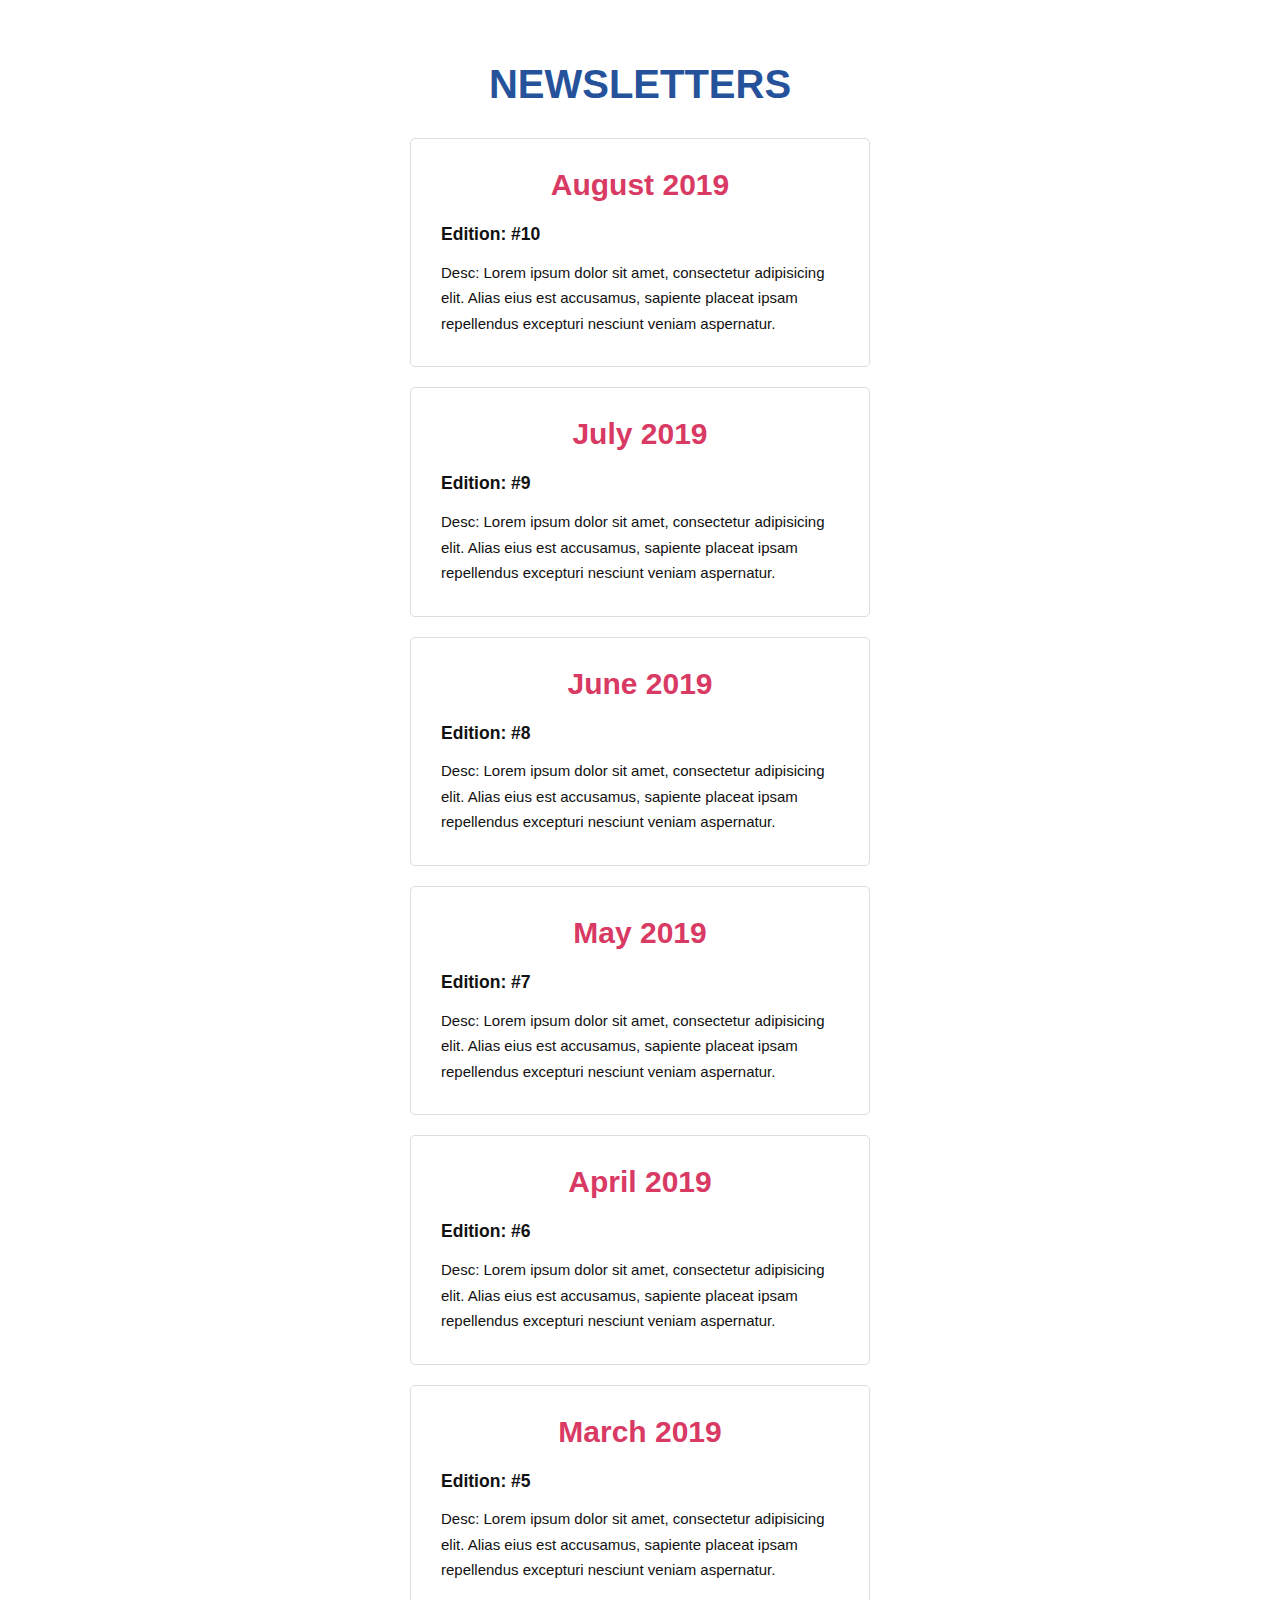
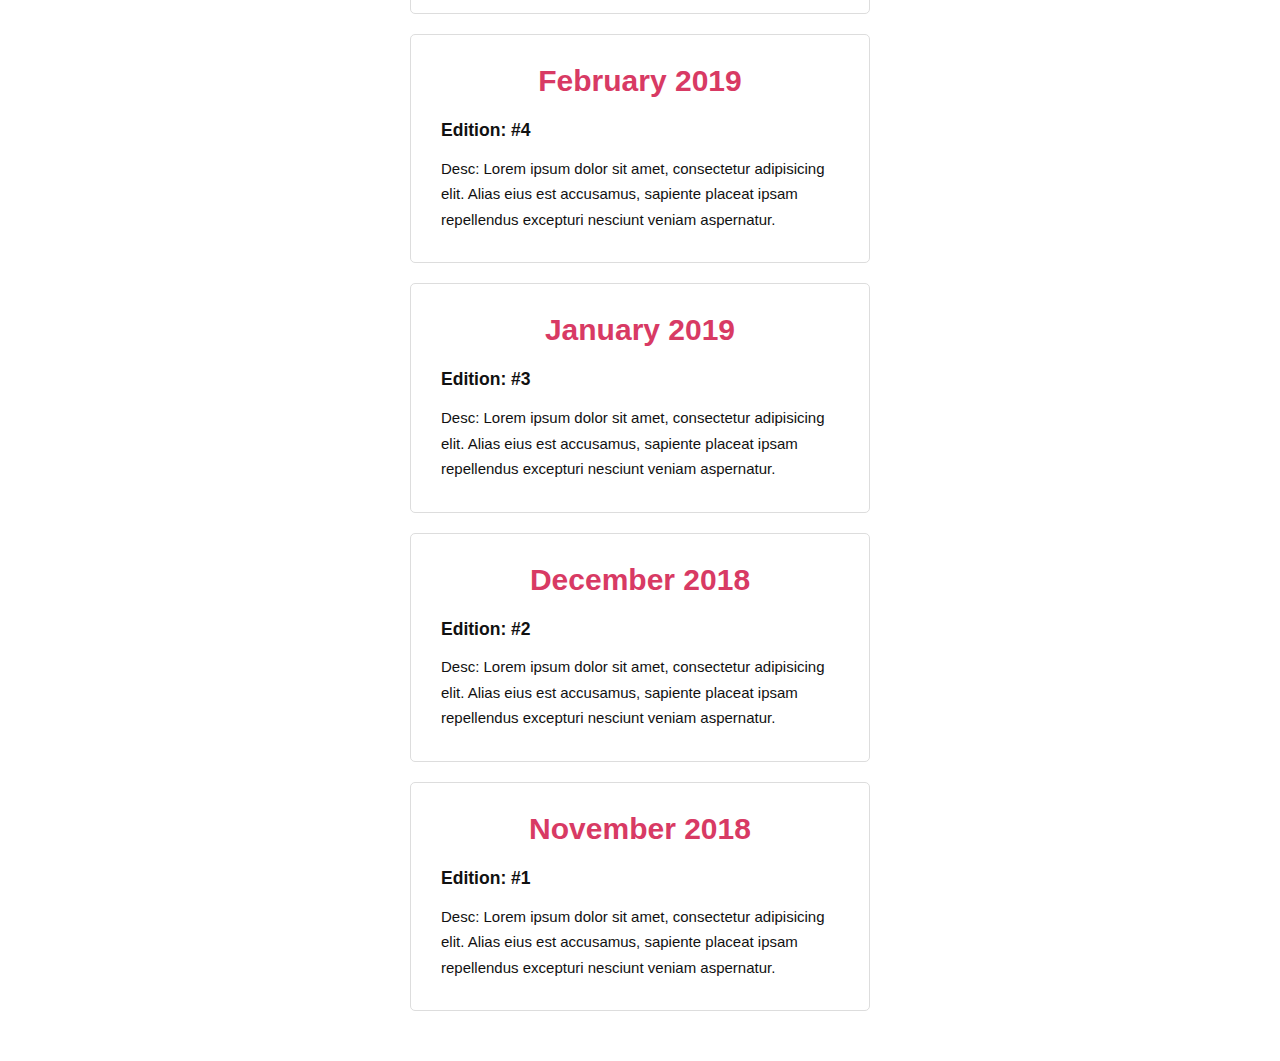
<file: index.html>
<!DOCTYPE html>
<html lang="en">
  <head>
    <meta charset="UTF-8" />
    <meta name="viewport" content="width=device-width, initial-scale=1.0" />
    <meta http-equiv="X-UA-Compatible" content="ie=edge" />
    <link rel="stylesheet" href="style/index.css" />
    <title>Newsletter</title>
  </head>
  <body>
    <main class="dashboard">
      <h1 class="dashboard__title">Newsletters</h1>
      <section class="dashboard-box">
        <a href="./newsletter/newsletter-august-2019.html">
          <h1>August 2019</h1>
          <h3>Edition: #10</h3>
          <p>
            Desc: Lorem ipsum dolor sit amet, consectetur adipisicing elit.
            Alias eius est accusamus, sapiente placeat ipsam repellendus
            excepturi nesciunt veniam aspernatur.
          </p>
        </a>
      </section>
      <section class="dashboard-box">
        <a href="./newsletter/newsletter-july-2019.html">
          <h1>July 2019</h1>
          <h3>Edition: #9</h3>
          <p>
            Desc: Lorem ipsum dolor sit amet, consectetur adipisicing elit.
            Alias eius est accusamus, sapiente placeat ipsam repellendus
            excepturi nesciunt veniam aspernatur.
          </p>
        </a>
      </section>
      <section class="dashboard-box">
        <a href="./newsletter/newsletter-june-2019.html">
          <h1>June 2019</h1>
          <h3>Edition: #8</h3>
          <p>
            Desc: Lorem ipsum dolor sit amet, consectetur adipisicing elit.
            Alias eius est accusamus, sapiente placeat ipsam repellendus
            excepturi nesciunt veniam aspernatur.
          </p>
        </a>
      </section>
      <section class="dashboard-box">
        <a href="./newsletter/newsletter-may-2019.html">
          <h1>May 2019</h1>
          <h3>Edition: #7</h3>
          <p>
            Desc: Lorem ipsum dolor sit amet, consectetur adipisicing elit.
            Alias eius est accusamus, sapiente placeat ipsam repellendus
            excepturi nesciunt veniam aspernatur.
          </p>
        </a>
      </section>
      <section class="dashboard-box">
        <a href="./newsletter/newsletter-april-2019.html">
          <h1>April 2019</h1>
          <h3>Edition: #6</h3>
          <p>
            Desc: Lorem ipsum dolor sit amet, consectetur adipisicing elit.
            Alias eius est accusamus, sapiente placeat ipsam repellendus
            excepturi nesciunt veniam aspernatur.
          </p>
        </a>
      </section>
      <section class="dashboard-box">
        <a href="./newsletter/newsletter-march-2019.html">
          <h1>March 2019</h1>
          <h3>Edition: #5</h3>
          <p>
            Desc: Lorem ipsum dolor sit amet, consectetur adipisicing elit.
            Alias eius est accusamus, sapiente placeat ipsam repellendus
            excepturi nesciunt veniam aspernatur.
          </p>
        </a>
      </section>
      <section class="dashboard-box">
        <a href="./newsletter/newsletter-february-2019.html">
          <h1>February 2019</h1>
          <h3>Edition: #4</h3>
          <p>
            Desc: Lorem ipsum dolor sit amet, consectetur adipisicing elit.
            Alias eius est accusamus, sapiente placeat ipsam repellendus
            excepturi nesciunt veniam aspernatur.
          </p>
        </a>
      </section>
      <section class="dashboard-box">
        <a href="./newsletter/newsletter-january-2019.html">
          <h1>January 2019</h1>
          <h3>Edition: #3</h3>
          <p>
            Desc: Lorem ipsum dolor sit amet, consectetur adipisicing elit.
            Alias eius est accusamus, sapiente placeat ipsam repellendus
            excepturi nesciunt veniam aspernatur.
          </p>
        </a>
      </section>
      <section class="dashboard-box">
        <a href="./newsletter/newsletter-december-2018.html">
          <h1>December 2018</h1>
          <h3>Edition: #2</h3>
          <p>
            Desc: Lorem ipsum dolor sit amet, consectetur adipisicing elit.
            Alias eius est accusamus, sapiente placeat ipsam repellendus
            excepturi nesciunt veniam aspernatur.
          </p>
        </a>
      </section>
      <section class="dashboard-box">
        <a href="./newsletter/newsletter-november-2018.html">
          <h1>November 2018</h1>
          <h3>Edition: #1</h3>
          <p>
            Desc: Lorem ipsum dolor sit amet, consectetur adipisicing elit.
            Alias eius est accusamus, sapiente placeat ipsam repellendus
            excepturi nesciunt veniam aspernatur.
          </p>
        </a>
      </section>
    </main>
  </body>
</html>
</file>
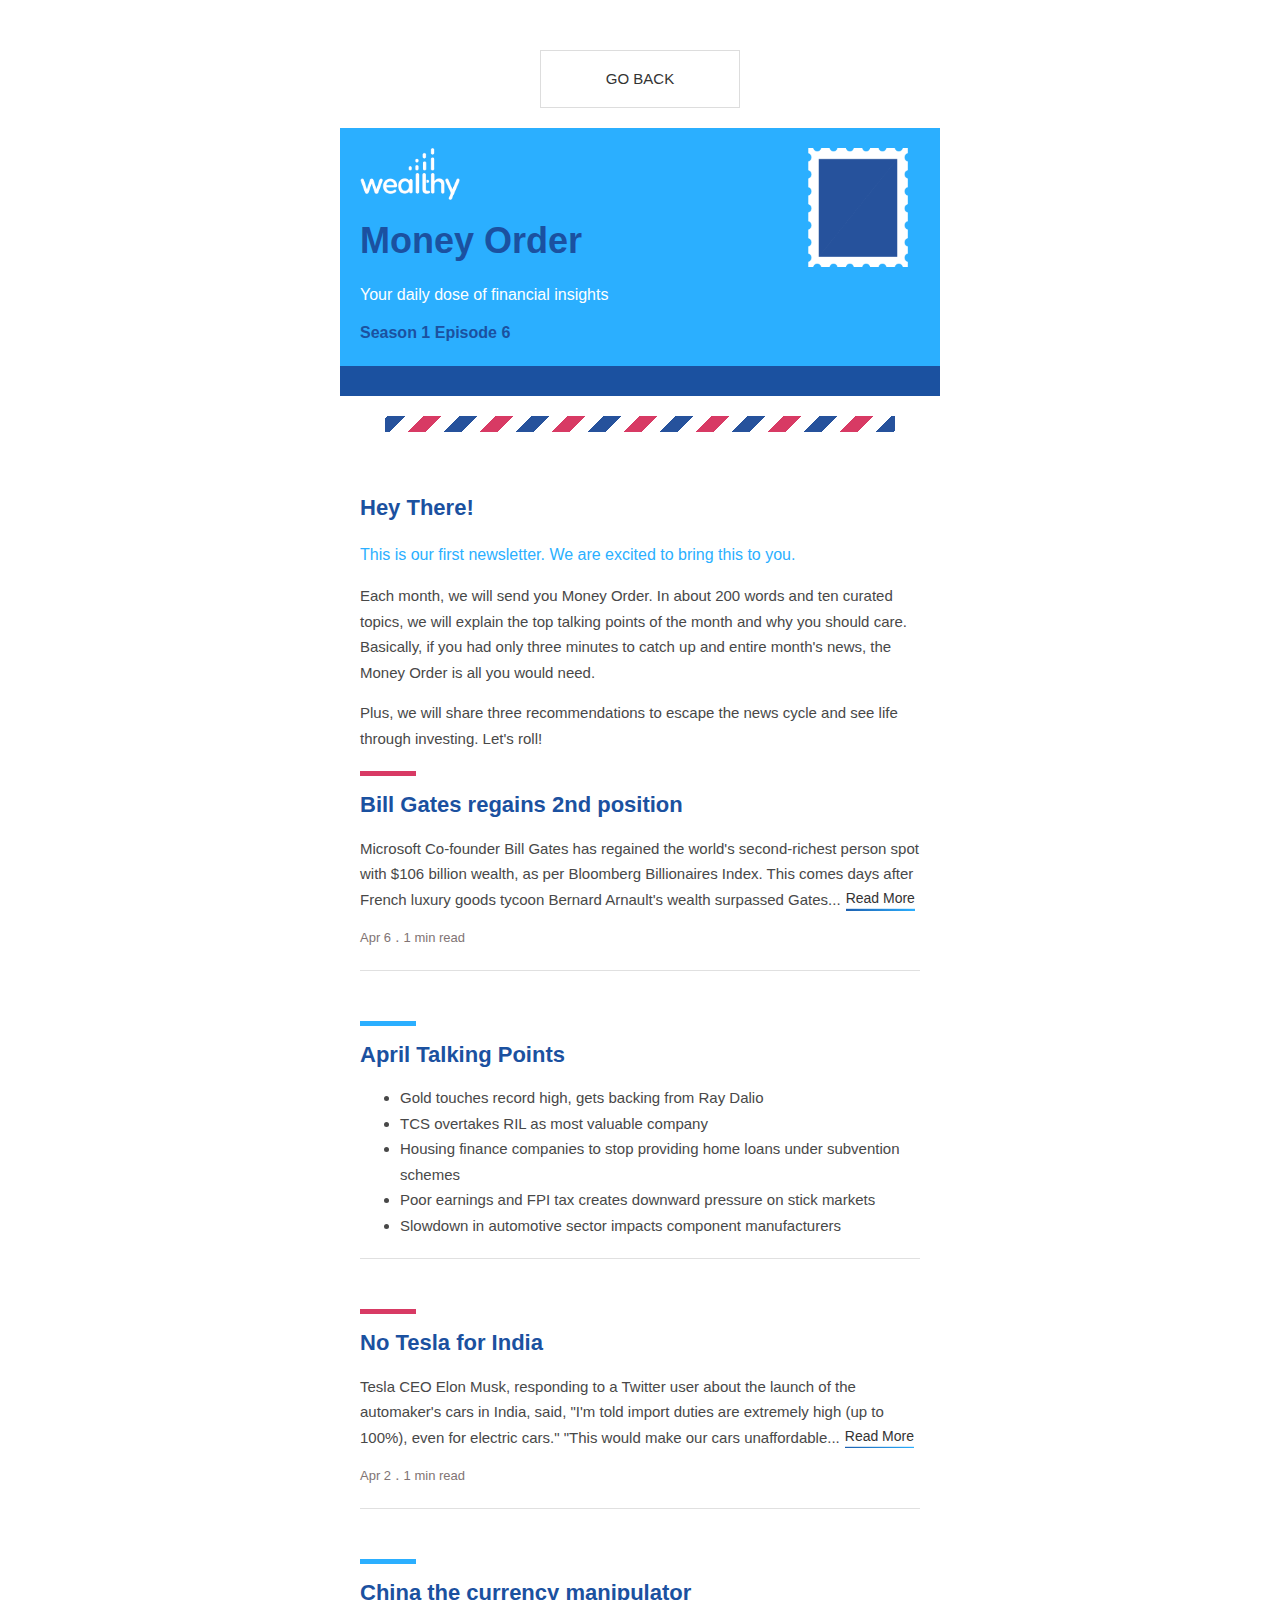
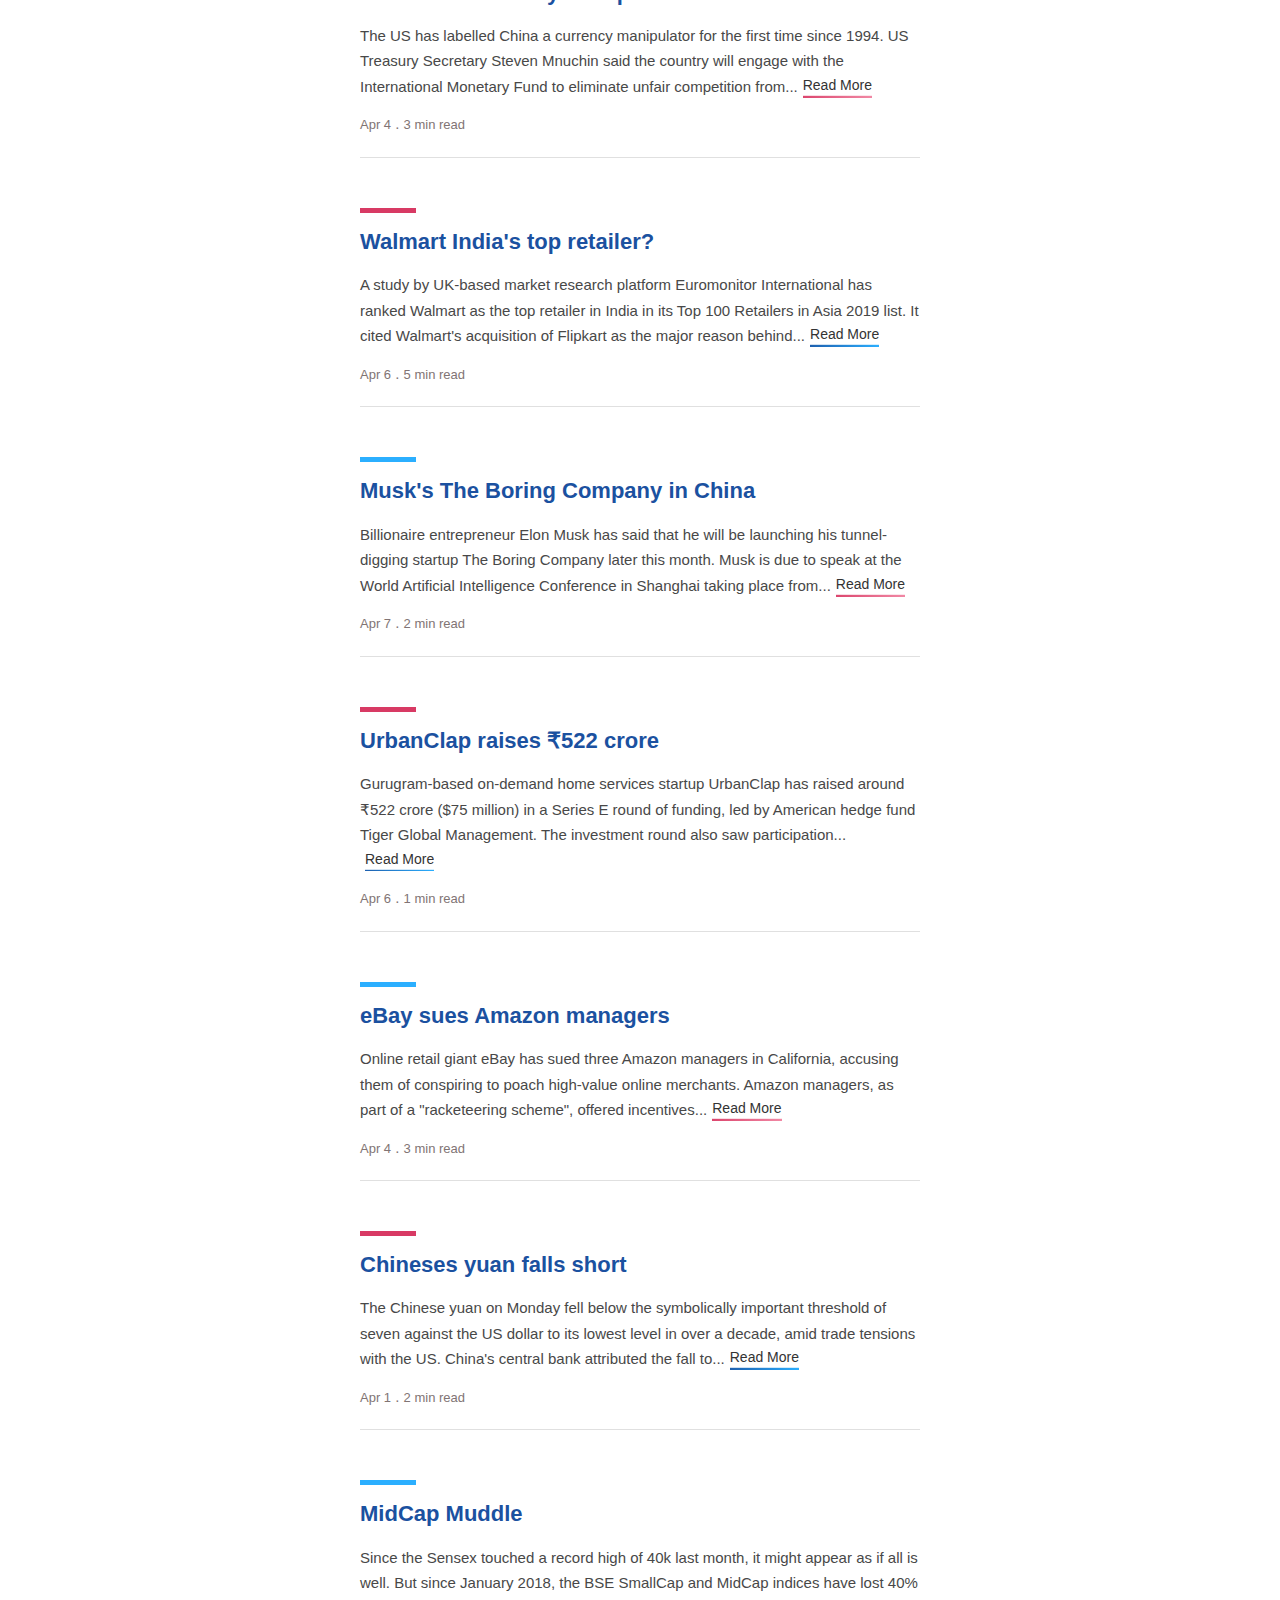
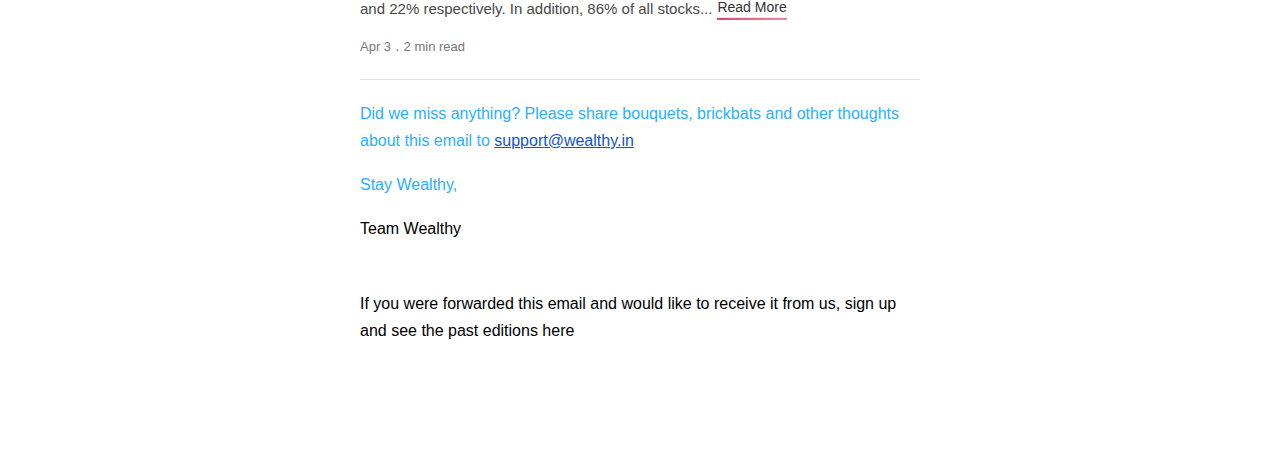
<file: newsletter/newsletter-april-2019.html>
<!DOCTYPE html>
<html lang="en">
  <head>
    <meta charset="UTF-8" />
    <meta name="viewport" content="width=device-width, initial-scale=1.0" />
    <meta http-equiv="X-UA-Compatible" content="ie=edge" />
    <title>Newsletter</title>
    <link rel="stylesheet" href="../style/dashboard.css" />
  </head>
  <body>

    <div class="container">
      <!-- Go Back Button -->
      <div class="back__button-container">
        <a href="../index.html" class="back__button">Go Back</a>
      </div>
      
      <!-- Header Part -->
      <header class="header">
        <div class="header__main">
          <img src="../assets/logo.png" alt="" class="header__main-logo" />
          <h1 class="header__main-title">Money Order</h1>
          <p class="f-m header__main-caption">
            Your daily dose of financial insights
          </p>
          <h2 class="f-m header__main-episode">Season 1 Episode 6</h2>
        </div>
        <div class="header__stamp">
          <img src="../assets/stamp.png" alt="" class="header__stamp-img" />
        </div>
      </header>

      <!-- Postal Background -->
      <div class="postal">
        <div class="postal__background">
          &nbsp;
        </div>
      </div>

      <main class="main">
        <!-- Introduction -->
        <article class="intro">
          <h1 class="f-l newsletter__heading">
            Hey There!
          </h1>
          <p class="f-m newsletter__subheading">
            This is our first newsletter. We are excited to bring this to you.
          </p>
          <p class="lead">
            Each month, we will send you Money Order. In about 200
            words and ten curated topics, we will explain the top talking
            points of the month and why you should care. Basically, if you had
            only three minutes to catch up and entire month's news, the Money
            Order is all you would need.
          </p>
          <p class="lead">
            Plus, we will share three recommendations to escape the news cycle
            and see life through investing. Let's roll!
          </p>
        </article>

        <div class="progress progress--pink">
          &nbsp;
        </div>

        <!-- Newsletters -->
        <article class="newsletter">
          <h2 class="f-l newsletter__heading">
            Bill Gates regains 2nd position
          </h2>

          <p class="lead">
            Microsoft Co-founder Bill Gates has regained the world's
            second-richest person spot with $106 billion wealth, as per
            Bloomberg Billionaires Index. This comes days after French luxury
            goods tycoon Bernard Arnault's wealth surpassed Gates...<a
              class="newsletter__link newsletter__link--blue"
              href="#"
              >Read More</a
            >
          </p>

          <p class="newsletter__footer">
            <span class="newsletter__date">Apr 6</span> .
            <span class="newsletter__time">1 min read</span>
          </p>
        </article>

        <section>
          <div class="empty-space">&nbsp;</div>
          <div class="progress progress--blue">
            &nbsp;
          </div>
        </section>

        <article class="newsletter">
          <h2 class="f-l newsletter__heading">
            April Talking Points
          </h2>

          <ul class="newsletter__bullets">
            <li class="lead">
              Gold touches record high, gets backing from Ray Dalio
            </li>
            <li class="lead">TCS overtakes RIL as most valuable company</li>
            <li class="lead">
              Housing finance companies to stop providing home loans under
              subvention schemes
            </li>
            <li class="lead">
              Poor earnings and FPI tax creates downward pressure on stick
              markets
            </li>
            <li class="lead">
              Slowdown in automotive sector impacts component manufacturers
            </li>
          </ul>
        </article>

        <section>
            <div class="empty-space">&nbsp;</div>
            <div class="progress progress--pink">
              &nbsp;
            </div>
          </section>
        
        <article class="newsletter">
          <h2 class="f-l newsletter__heading">
            No Tesla for India
          </h2>

          <p class="lead">
            Tesla CEO Elon Musk, responding to a Twitter user about the launch
            of the automaker's cars in India, said, "I'm told import duties are
            extremely high (up to 100%), even for electric cars." "This would
            make our cars unaffordable...<a
              class="newsletter__link newsletter__link--blue"
              href="#"
              >Read More</a
            >
          </p>

          <p class="newsletter__footer">
            <span class="newsletter__date">Apr 2</span> .
            <span class="newsletter__time">1 min read</span>
          </p>
        </article>

        <section>
            <div class="empty-space">&nbsp;</div>
            <div class="progress progress--blue">
              &nbsp;
            </div>
          </section>

        <article class="newsletter">
          <h2 class="f-l newsletter__heading">
            China the currency manipulator
          </h2>

          <p class="lead">
            The US has labelled China a currency manipulator for the first time
            since 1994. US Treasury Secretary Steven Mnuchin said the country
            will engage with the International Monetary Fund to eliminate unfair
            competition from...<a class="newsletter__link newsletter__link--pink" href="#"
              >Read More</a
            >
          </p>

          <p class="newsletter__footer">
            <span class="newsletter__date">Apr 4</span> .
            <span class="newsletter__time">3 min read</span>
          </p>
        </article>

        <section>
            <div class="empty-space">&nbsp;</div>
            <div class="progress progress--pink">
              &nbsp;
            </div>
          </section>
        <article class="newsletter">
          <h2 class="f-l newsletter__heading">
            Walmart India's top retailer?
          </h2>

          <p class="lead">
            A study by UK-based market research platform Euromonitor
            International has ranked Walmart as the top retailer in India in its
            Top 100 Retailers in Asia 2019 list. It cited Walmart's acquisition
            of Flipkart as the major reason behind...<a
              class="newsletter__link newsletter__link--blue"
              href="#"
              >Read More</a
            >
          </p>

          <p class="newsletter__footer">
            <span class="newsletter__date">Apr 6</span> .
            <span class="newsletter__time">5 min read</span>
          </p>
        </article>

        <section>
            <div class="empty-space">&nbsp;</div>
            <div class="progress progress--blue">
              &nbsp;
            </div>
          </section>

        <article class="newsletter">
          <h2 class="f-l newsletter__heading">
            Musk's The Boring Company in China
          </h2>

          <p class="lead">
            Billionaire entrepreneur Elon Musk has said that he will be
            launching his tunnel-digging startup The Boring Company later this
            month. Musk is due to speak at the World Artificial Intelligence
            Conference in Shanghai taking place from...<a
              class="newsletter__link newsletter__link--pink"
              href="#"
              >Read More</a
            >
          </p>

          <p class="newsletter__footer">
            <span class="newsletter__date">Apr 7</span> .
            <span class="newsletter__time">2 min read</span>
          </p>
        </article>

        <section>
            <div class="empty-space">&nbsp;</div>
            <div class="progress progress--pink">
              &nbsp;
            </div>
          </section>

        <article class="newsletter">
          <h2 class="f-l newsletter__heading">
            UrbanClap raises &#8377;522 crore
          </h2>

          <p class="lead">
            Gurugram-based on-demand home services startup UrbanClap has raised
            around ₹522 crore ($75 million) in a Series E round of funding, led
            by American hedge fund Tiger Global Management. The investment round
            also saw participation...<a class="newsletter__link newsletter__link--blue" href="#"
              >Read More</a
            >
          </p>

          <p class="newsletter__footer">
            <span class="newsletter__date">Apr 6</span> .
            <span class="newsletter__time">1 min read</span>
          </p>
        </article>

        <section>
            <div class="empty-space">&nbsp;</div>
            <div class="progress progress--blue">
              &nbsp;
            </div>
          </section>

        <article class="newsletter">
          <h2 class="f-l newsletter__heading">
            eBay sues Amazon managers
          </h2>

          <p class="lead">
            Online retail giant eBay has sued three Amazon managers in
            California, accusing them of conspiring to poach high-value online
            merchants. Amazon managers, as part of a "racketeering scheme",
            offered incentives...<a class="newsletter__link newsletter__link--pink" href="#"
              >Read More</a
            >
          </p>

          <p class="newsletter__footer">
            <span class="newsletter__date">Apr 4</span> .
            <span class="newsletter__time">3 min read</span>
          </p>
        </article>

        <section>
            <div class="empty-space">&nbsp;</div>
            <div class="progress progress--pink">
              &nbsp;
            </div>
          </section>

        <article class="newsletter">
          <h2 class="f-l newsletter__heading">
            Chineses yuan falls short
          </h2>

          <p class="lead">
            The Chinese yuan on Monday fell below the symbolically important
            threshold of seven against the US dollar to its lowest level in over
            a decade, amid trade tensions with the US. China's central bank
            attributed the fall to...<a class="newsletter__link newsletter__link--blue" href="#"
              >Read More</a
            >
          </p>

          <p class="newsletter__footer">
            <span class="newsletter__date">Apr 1</span> .
            <span class="newsletter__time">2 min read</span>
          </p>
        </article>

        <section>
            <div class="empty-space">&nbsp;</div>
            <div class="progress progress--blue">
              &nbsp;
            </div>
          </section>

        <article class="newsletter">
            <h2 class="f-l newsletter__heading">MidCap Muddle</h2>
  
            <p class="lead">
              Since the Sensex touched a record high of 40k last month, it might
              appear as if all is well. But since January 2018, the BSE SmallCap
              and MidCap indices have lost 40% and 22% respectively. In addition,
              86% of all stocks...<a
                class="newsletter__link newsletter__link--pink"
                href="#"
                >Read More</a
              >
            </p>
            <p class="newsletter__footer">
              <span class="newsletter__date">Apr 3</span> .
              <span class="newsletter__time">2 min read</span>
            </p>
          </article>
      </main>

      <!-- Footer -->
      <footer class="footer">
          <p class="f-m newsletter__subheading">
              Did we miss anything? Please share bouquets, brickbats and other thoughts about this email to <a href="mailto:support@wealthy.in" target="_blank" class="footer__link">support@wealthy.in</a>
          </p>
          <p class="f-m newsletter__subheading">
            Stay Wealthy,
          </p>          
          <p class="f-m">
            Team Wealthy
          </p>
          <p class="f-m footer__text">
              If you were forwarded this email and would like to receive it from us, sign up and see the past editions here</p>
      </footer>
    </div>


    <script>
      let links = Array.from(document.querySelectorAll('.newsletter__link'));

      links.forEach(link =>  {
        link.addEventListener('click', (e) => {
          e.preventDefault();
        })
      })
    </script>
  </body>
</html>
</file>
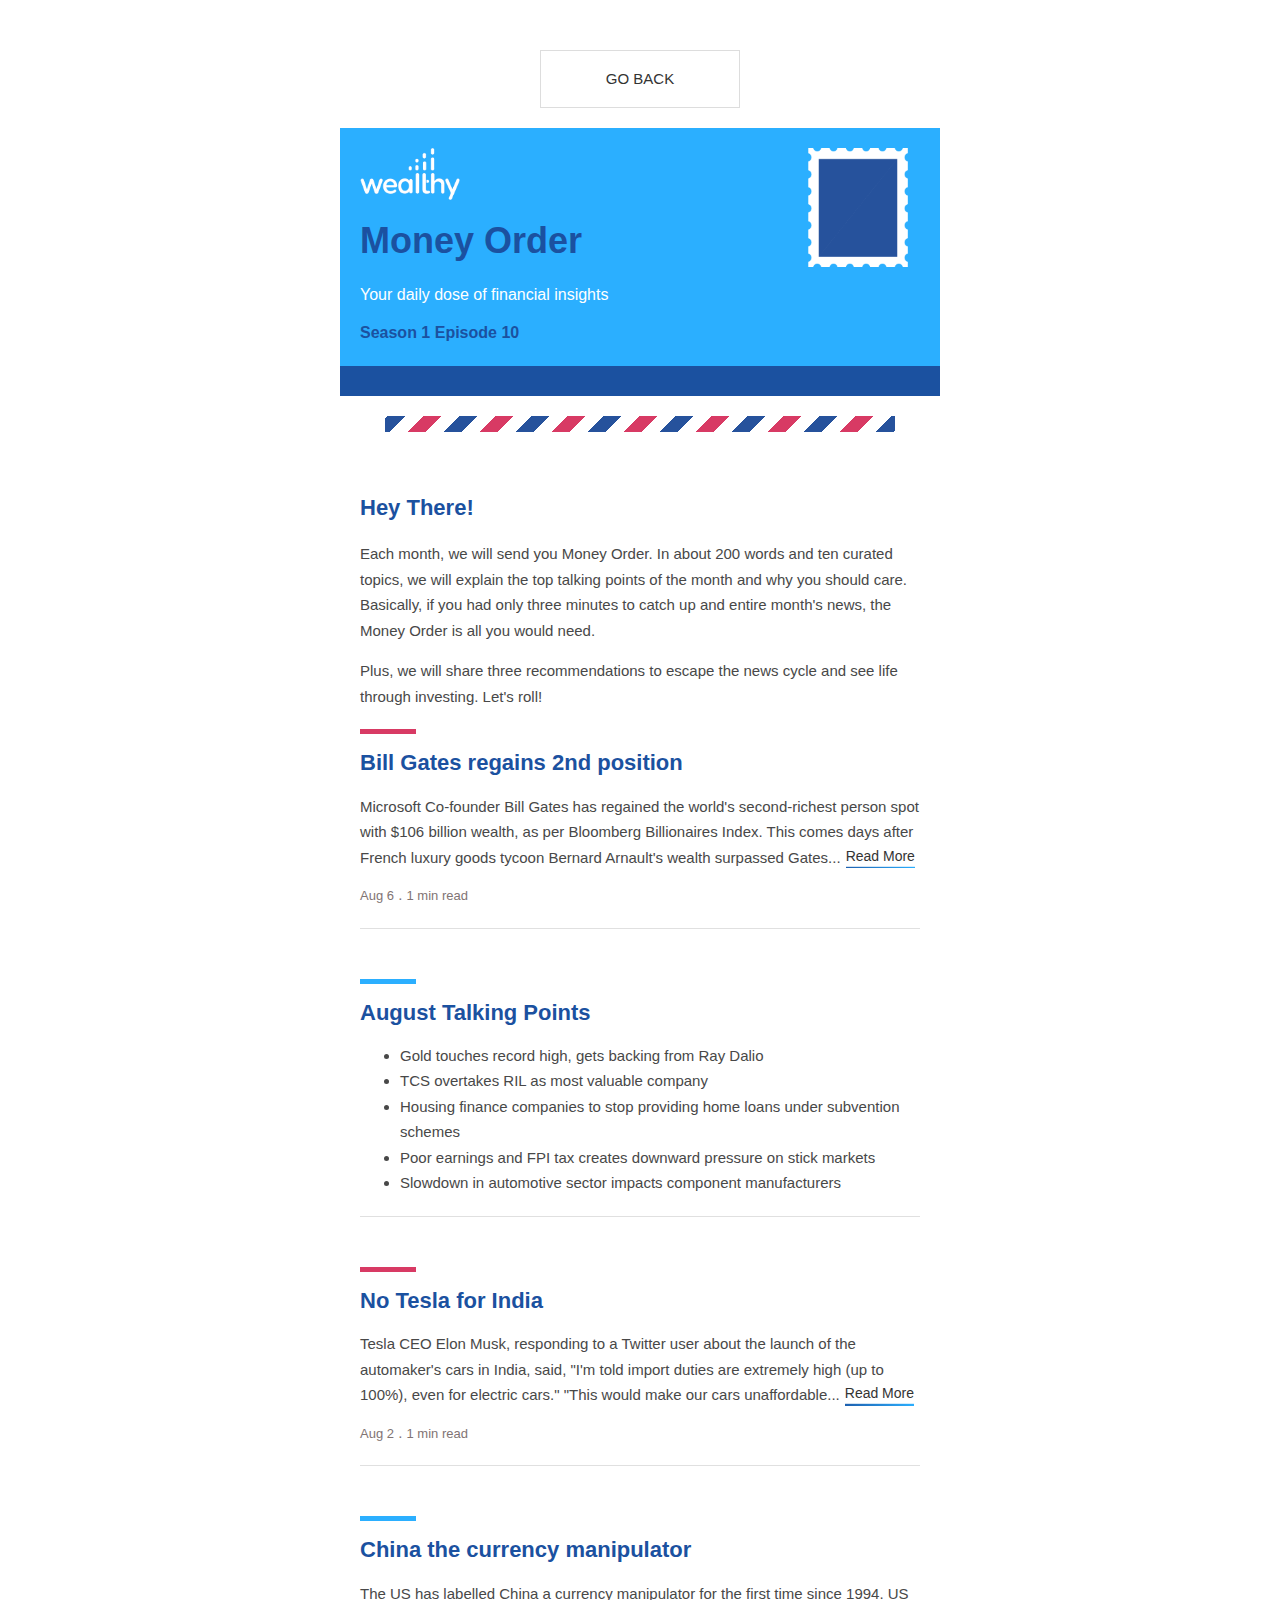
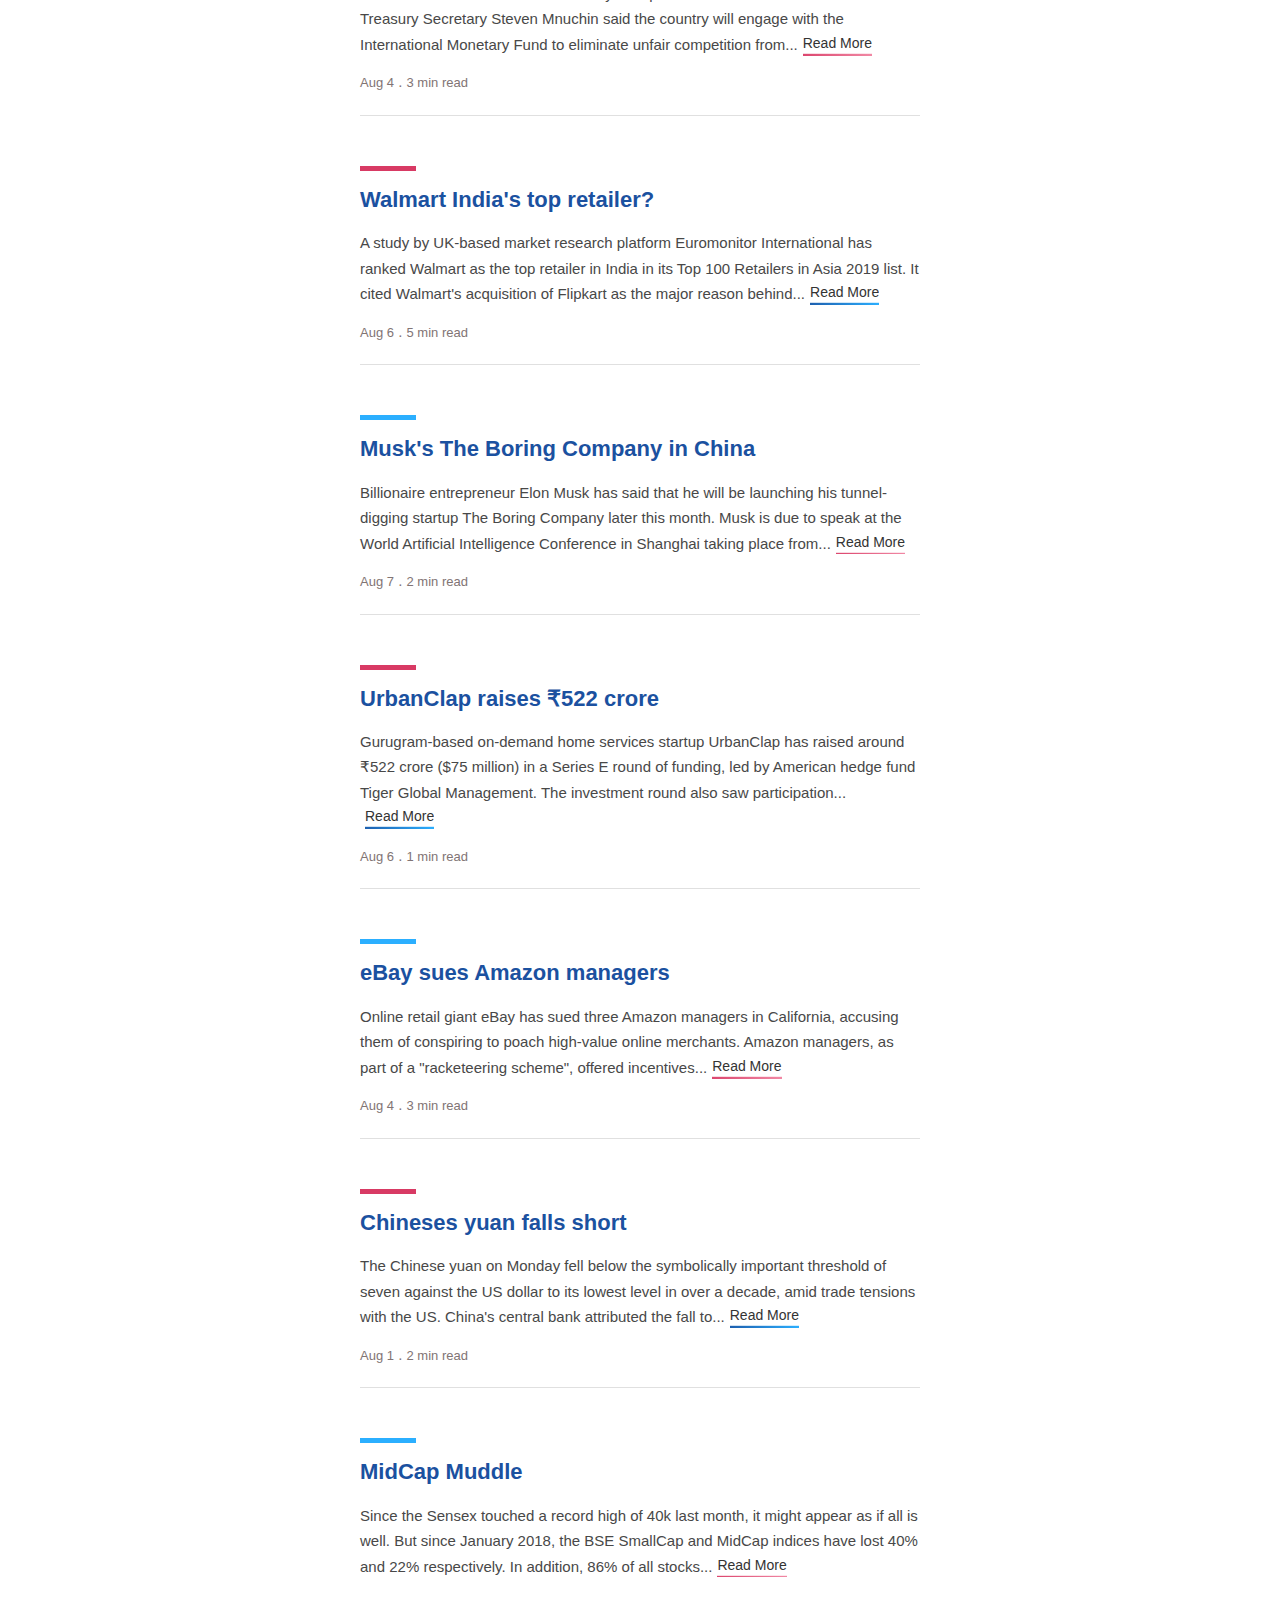
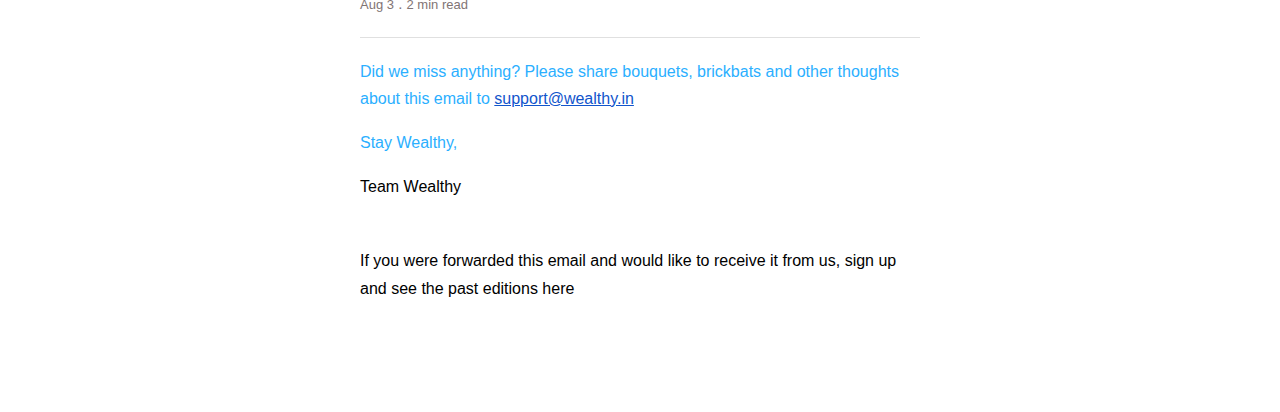
<file: newsletter/newsletter-august-2019.html>
<!DOCTYPE html>
<html lang="en">
  <head>
    <meta charset="UTF-8" />
    <meta name="viewport" content="width=device-width, initial-scale=1.0" />
    <meta http-equiv="X-UA-Compatible" content="ie=edge" />
    <title>Newsletter</title>
    <link rel="stylesheet" href="../style/dashboard.css" />
  </head>
  <body>

    <div class="container">
      <!-- Go Back Button -->
      <div class="back__button-container">
        <a href="../index.html" class="back__button">Go Back</a>
      </div>
      
      <!-- Header Part -->
      <header class="header">
        <div class="header__main">
          <img src="../assets/logo.png" alt="" class="header__main-logo" />
          <h1 class="header__main-title">Money Order</h1>
          <p class="f-m header__main-caption">
            Your daily dose of financial insights
          </p>
          <h2 class="f-m header__main-episode">Season 1 Episode 10</h2>
        </div>
        <div class="header__stamp">
          <img src="../assets/stamp.png" alt="" class="header__stamp-img" />
        </div>
      </header>

      <!-- Postal Background -->
      <div class="postal">
        <div class="postal__background">
          &nbsp;
        </div>
      </div>

      <main class="main">
        <!-- Introduction -->
        <article class="intro">
          <h1 class="f-l newsletter__heading">
            Hey There!
          </h1>
     
          <p class="lead">
            Each month, we will send you Money Order. In about 200
            words and ten curated topics, we will explain the top talking
            points of the month and why you should care. Basically, if you had
            only three minutes to catch up and entire month's news, the Money
            Order is all you would need.
          </p>
          <p class="lead">
            Plus, we will share three recommendations to escape the news cycle
            and see life through investing. Let's roll!
          </p>
        </article>

        <div class="progress progress--pink">
          &nbsp;
        </div>

        <!-- Newsletters -->
        <article class="newsletter">
          <h2 class="f-l newsletter__heading">
            Bill Gates regains 2nd position
          </h2>

          <p class="lead">
            Microsoft Co-founder Bill Gates has regained the world's
            second-richest person spot with $106 billion wealth, as per
            Bloomberg Billionaires Index. This comes days after French luxury
            goods tycoon Bernard Arnault's wealth surpassed Gates...<a
              class="newsletter__link newsletter__link--blue"
              href="#"
              >Read More</a
            >
          </p>

          <p class="newsletter__footer">
            <span class="newsletter__date">Aug 6</span> .
            <span class="newsletter__time">1 min read</span>
          </p>
        </article>

        <section>
          <div class="empty-space">&nbsp;</div>
          <div class="progress progress--blue">
            &nbsp;
          </div>
        </section>

        <article class="newsletter">
          <h2 class="f-l newsletter__heading">
            August Talking Points
          </h2>

          <ul class="newsletter__bullets">
            <li class="lead">
              Gold touches record high, gets backing from Ray Dalio
            </li>
            <li class="lead">TCS overtakes RIL as most valuable company</li>
            <li class="lead">
              Housing finance companies to stop providing home loans under
              subvention schemes
            </li>
            <li class="lead">
              Poor earnings and FPI tax creates downward pressure on stick
              markets
            </li>
            <li class="lead">
              Slowdown in automotive sector impacts component manufacturers
            </li>
          </ul>
        </article>

        <section>
            <div class="empty-space">&nbsp;</div>
            <div class="progress progress--pink">
              &nbsp;
            </div>
          </section>
        
        <article class="newsletter">
          <h2 class="f-l newsletter__heading">
            No Tesla for India
          </h2>

          <p class="lead">
            Tesla CEO Elon Musk, responding to a Twitter user about the launch
            of the automaker's cars in India, said, "I'm told import duties are
            extremely high (up to 100%), even for electric cars." "This would
            make our cars unaffordable...<a
              class="newsletter__link newsletter__link--blue"
              href="#"
              >Read More</a
            >
          </p>

          <p class="newsletter__footer">
            <span class="newsletter__date">Aug 2</span> .
            <span class="newsletter__time">1 min read</span>
          </p>
        </article>

        <section>
            <div class="empty-space">&nbsp;</div>
            <div class="progress progress--blue">
              &nbsp;
            </div>
          </section>

        <article class="newsletter">
          <h2 class="f-l newsletter__heading">
            China the currency manipulator
          </h2>

          <p class="lead">
            The US has labelled China a currency manipulator for the first time
            since 1994. US Treasury Secretary Steven Mnuchin said the country
            will engage with the International Monetary Fund to eliminate unfair
            competition from...<a class="newsletter__link newsletter__link--pink" href="#"
              >Read More</a
            >
          </p>

          <p class="newsletter__footer">
            <span class="newsletter__date">Aug 4</span> .
            <span class="newsletter__time">3 min read</span>
          </p>
        </article>

        <section>
            <div class="empty-space">&nbsp;</div>
            <div class="progress progress--pink">
              &nbsp;
            </div>
          </section>
        <article class="newsletter">
          <h2 class="f-l newsletter__heading">
            Walmart India's top retailer?
          </h2>

          <p class="lead">
            A study by UK-based market research platform Euromonitor
            International has ranked Walmart as the top retailer in India in its
            Top 100 Retailers in Asia 2019 list. It cited Walmart's acquisition
            of Flipkart as the major reason behind...<a
              class="newsletter__link newsletter__link--blue"
              href="#"
              >Read More</a
            >
          </p>

          <p class="newsletter__footer">
            <span class="newsletter__date">Aug 6</span> .
            <span class="newsletter__time">5 min read</span>
          </p>
        </article>

        <section>
            <div class="empty-space">&nbsp;</div>
            <div class="progress progress--blue">
              &nbsp;
            </div>
          </section>

        <article class="newsletter">
          <h2 class="f-l newsletter__heading">
            Musk's The Boring Company in China
          </h2>

          <p class="lead">
            Billionaire entrepreneur Elon Musk has said that he will be
            launching his tunnel-digging startup The Boring Company later this
            month. Musk is due to speak at the World Artificial Intelligence
            Conference in Shanghai taking place from...<a
              class="newsletter__link newsletter__link--pink"
              href="#"
              >Read More</a
            >
          </p>

          <p class="newsletter__footer">
            <span class="newsletter__date">Aug 7</span> .
            <span class="newsletter__time">2 min read</span>
          </p>
        </article>

        <section>
            <div class="empty-space">&nbsp;</div>
            <div class="progress progress--pink">
              &nbsp;
            </div>
          </section>

        <article class="newsletter">
          <h2 class="f-l newsletter__heading">
            UrbanClap raises &#8377;522 crore
          </h2>

          <p class="lead">
            Gurugram-based on-demand home services startup UrbanClap has raised
            around ₹522 crore ($75 million) in a Series E round of funding, led
            by American hedge fund Tiger Global Management. The investment round
            also saw participation...<a class="newsletter__link newsletter__link--blue" href="#"
              >Read More</a
            >
          </p>

          <p class="newsletter__footer">
            <span class="newsletter__date">Aug 6</span> .
            <span class="newsletter__time">1 min read</span>
          </p>
        </article>

        <section>
            <div class="empty-space">&nbsp;</div>
            <div class="progress progress--blue">
              &nbsp;
            </div>
          </section>

        <article class="newsletter">
          <h2 class="f-l newsletter__heading">
            eBay sues Amazon managers
          </h2>

          <p class="lead">
            Online retail giant eBay has sued three Amazon managers in
            California, accusing them of conspiring to poach high-value online
            merchants. Amazon managers, as part of a "racketeering scheme",
            offered incentives...<a class="newsletter__link newsletter__link--pink" href="#"
              >Read More</a
            >
          </p>

          <p class="newsletter__footer">
            <span class="newsletter__date">Aug 4</span> .
            <span class="newsletter__time">3 min read</span>
          </p>
        </article>

        <section>
            <div class="empty-space">&nbsp;</div>
            <div class="progress progress--pink">
              &nbsp;
            </div>
          </section>

        <article class="newsletter">
          <h2 class="f-l newsletter__heading">
            Chineses yuan falls short
          </h2>

          <p class="lead">
            The Chinese yuan on Monday fell below the symbolically important
            threshold of seven against the US dollar to its lowest level in over
            a decade, amid trade tensions with the US. China's central bank
            attributed the fall to...<a class="newsletter__link newsletter__link--blue" href="#"
              >Read More</a
            >
          </p>

          <p class="newsletter__footer">
            <span class="newsletter__date">Aug 1</span> .
            <span class="newsletter__time">2 min read</span>
          </p>
        </article>

        <section>
            <div class="empty-space">&nbsp;</div>
            <div class="progress progress--blue">
              &nbsp;
            </div>
          </section>

        <article class="newsletter">
            <h2 class="f-l newsletter__heading">MidCap Muddle</h2>
  
            <p class="lead">
              Since the Sensex touched a record high of 40k last month, it might
              appear as if all is well. But since January 2018, the BSE SmallCap
              and MidCap indices have lost 40% and 22% respectively. In addition,
              86% of all stocks...<a
                class="newsletter__link newsletter__link--pink"
                href="#"
                >Read More</a
              >
            </p>
            <p class="newsletter__footer">
              <span class="newsletter__date">Aug 3</span> .
              <span class="newsletter__time">2 min read</span>
            </p>
          </article>
      </main>

      <!-- Footer -->
      <footer class="footer">
          <p class="f-m newsletter__subheading">
              Did we miss anything? Please share bouquets, brickbats and other thoughts about this email to <a href="mailto:support@wealthy.in" target="_blank" class="footer__link">support@wealthy.in</a>
          </p>
          <p class="f-m newsletter__subheading">
            Stay Wealthy,
          </p>          
          <p class="f-m">
            Team Wealthy
          </p>
          <p class="f-m footer__text">
              If you were forwarded this email and would like to receive it from us, sign up and see the past editions here</p>
      </footer>
    </div>


    <script>
      let links = Array.from(document.querySelectorAll('.newsletter__link'));

      links.forEach(link =>  {
        link.addEventListener('click', (e) => {
          e.preventDefault();
        })
      })
    </script>
  </body>
</html>
</file>
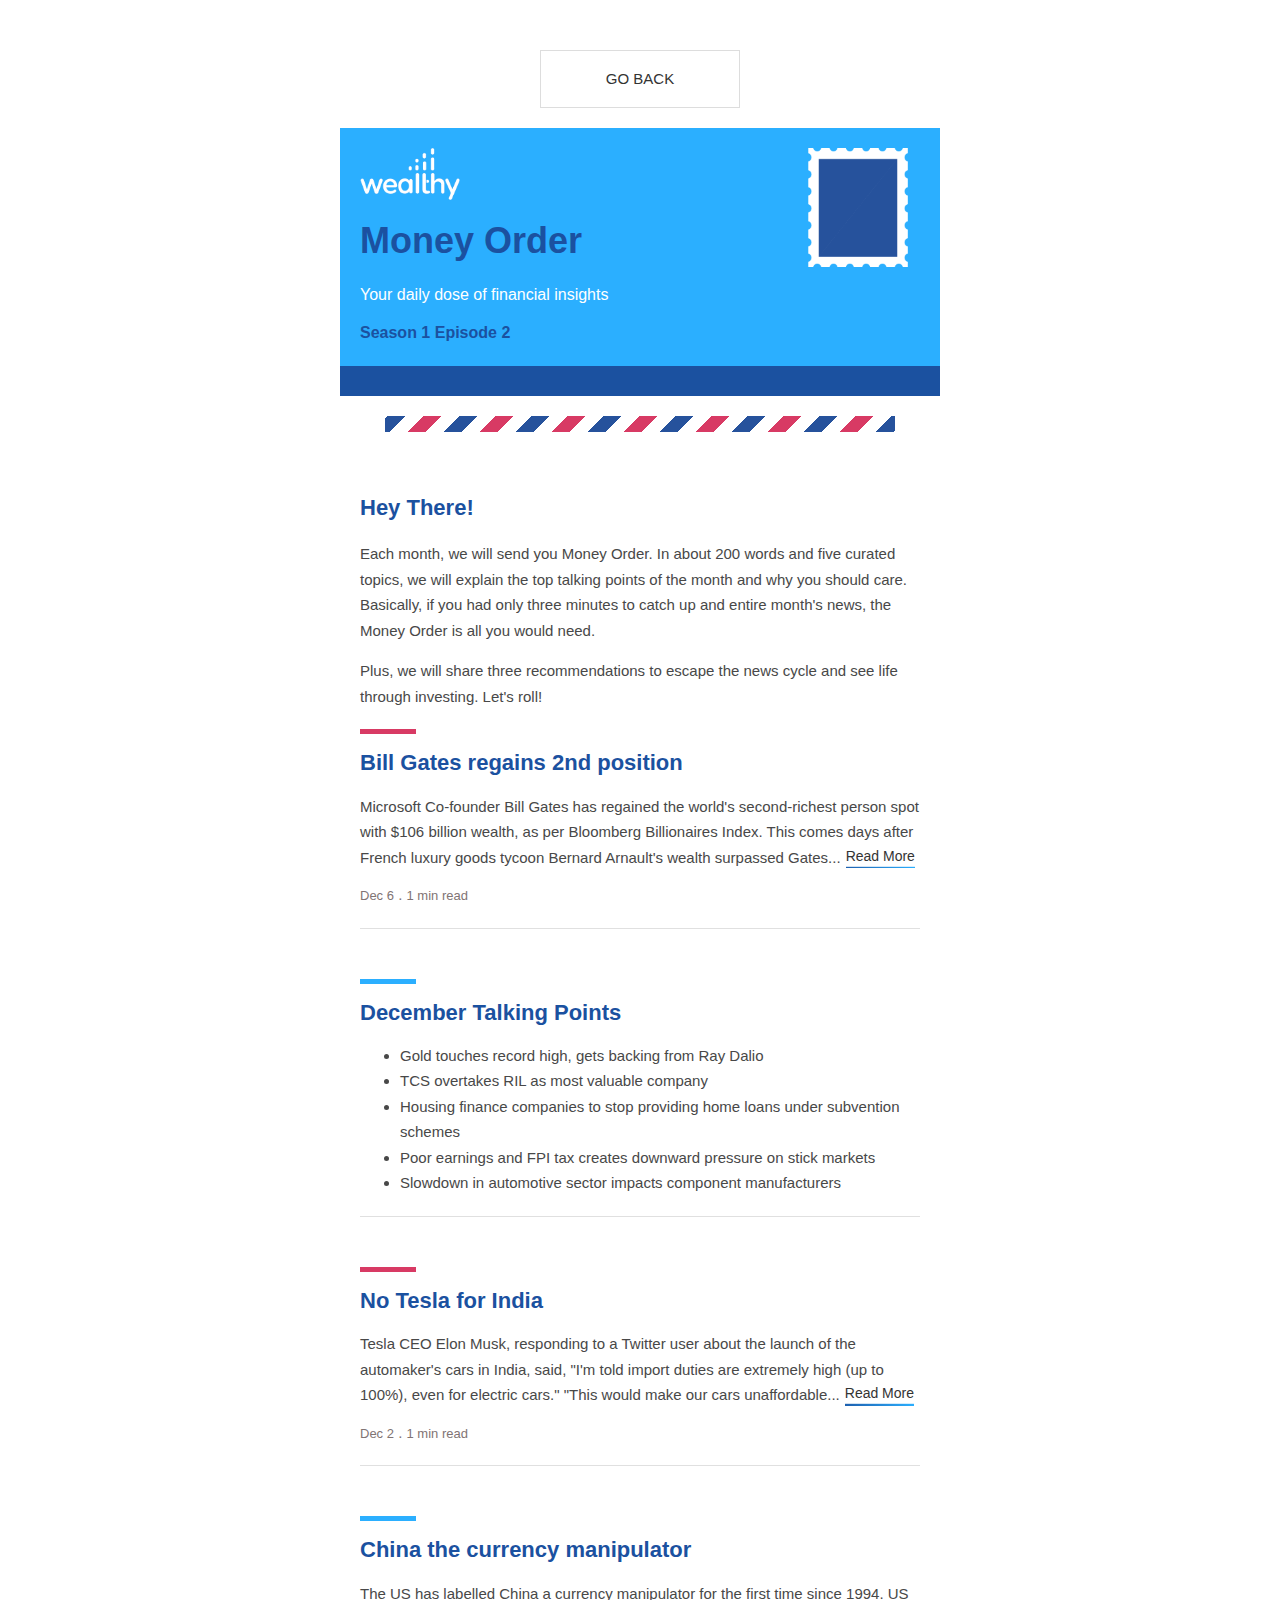
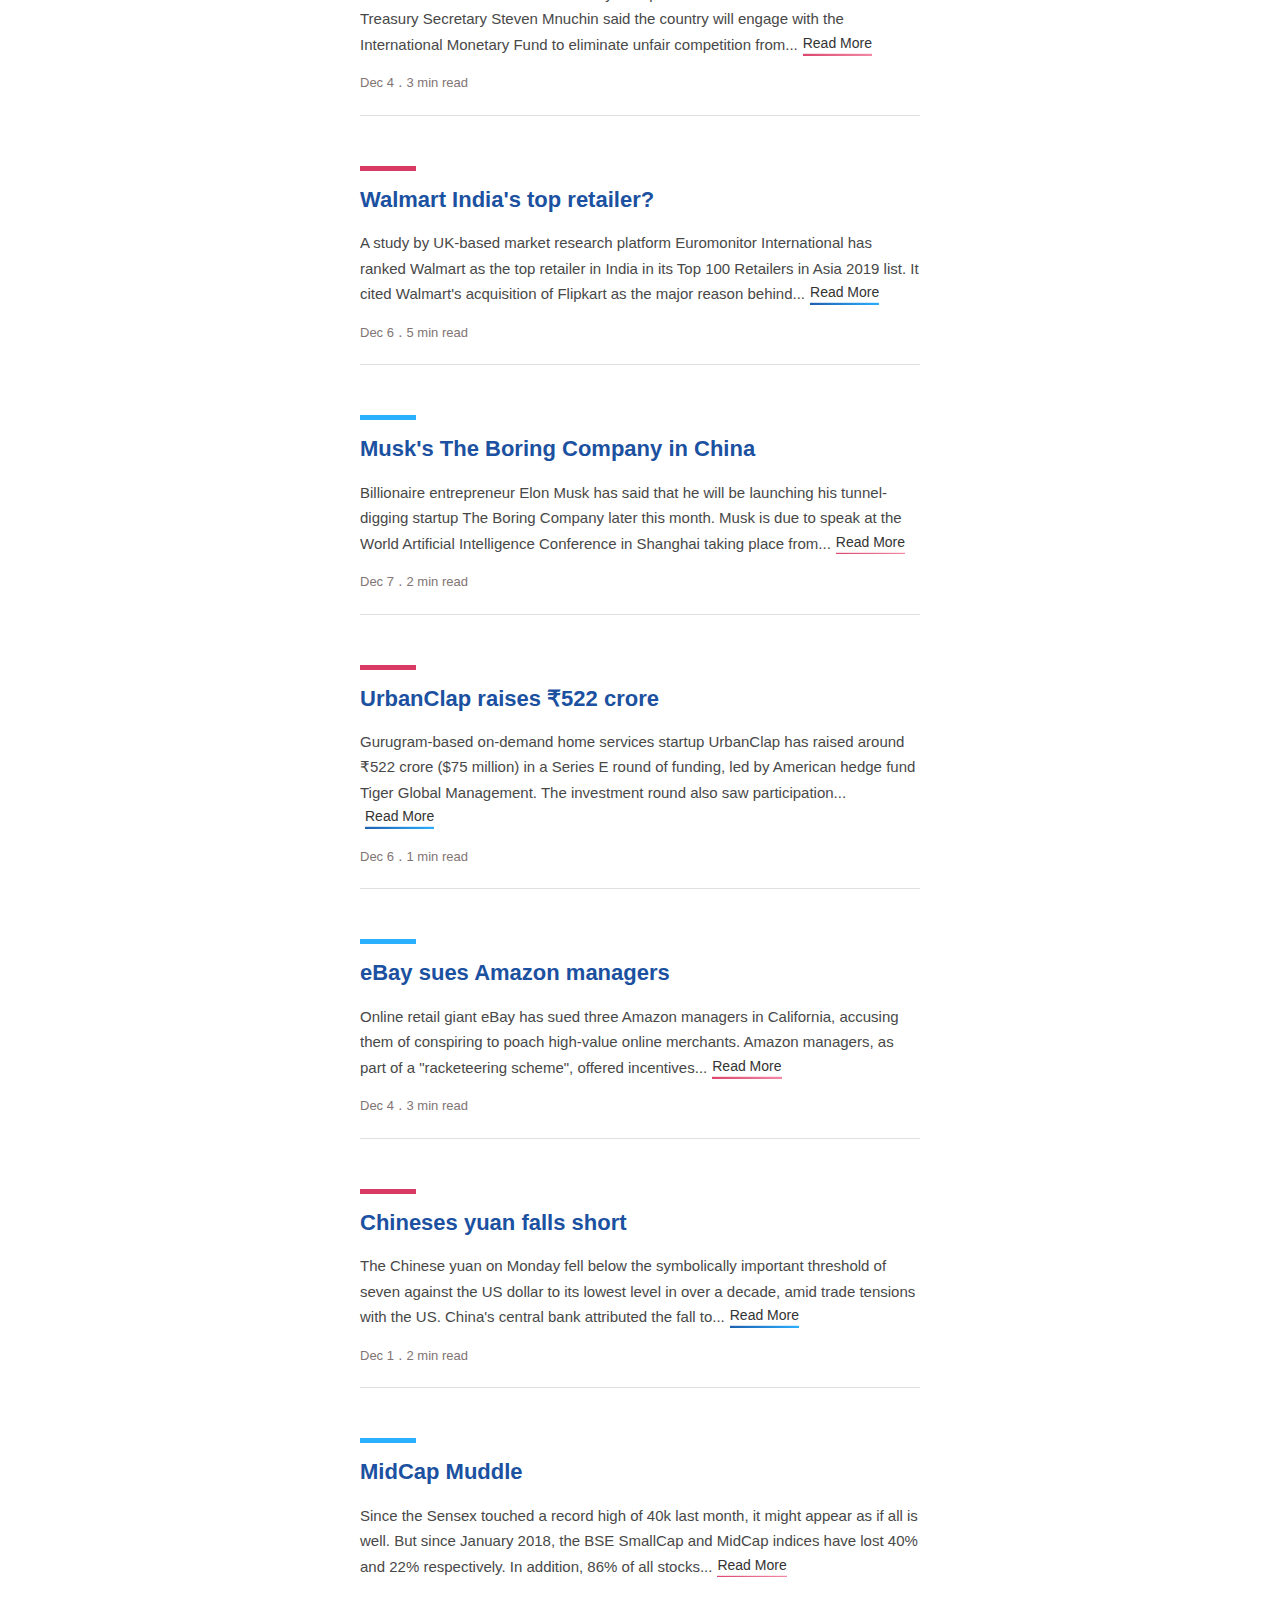
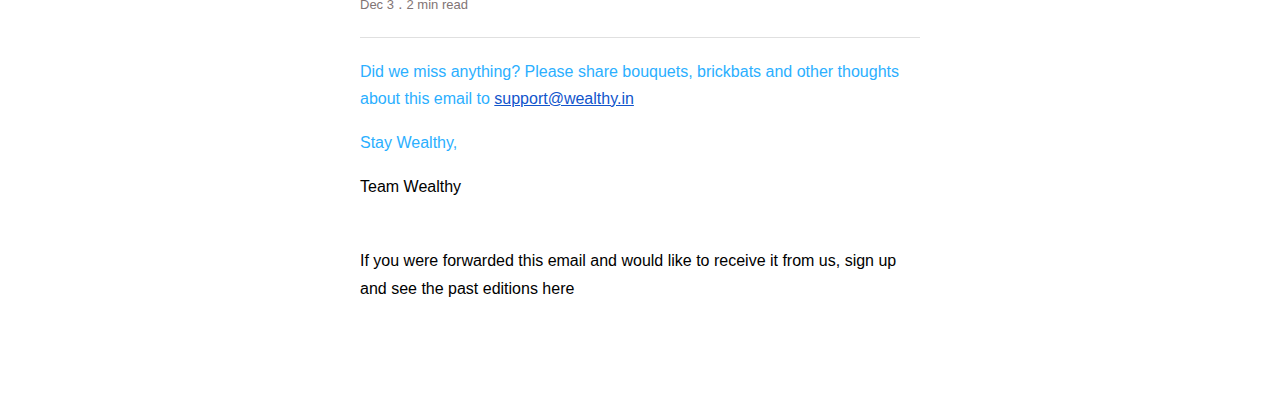
<file: newsletter/newsletter-december-2018.html>
<!DOCTYPE html>
<html lang="en">
  <head>
    <meta charset="UTF-8" />
    <meta name="viewport" content="width=device-width, initial-scale=1.0" />
    <meta http-equiv="X-UA-Compatible" content="ie=edge" />
    <title>Newsletter</title>
    <link rel="stylesheet" href="../style/dashboard.css" />
  </head>
  <body>

    <div class="container">
      <!-- Go Back Button -->
      <div class="back__button-container">
        <a href="../index.html" class="back__button">Go Back</a>
      </div>

      <!-- Header Part -->
      <header class="header">
        <div class="header__main">
          <img src="../assets/logo.png" alt="" class="header__main-logo" />
          <h1 class="header__main-title">Money Order</h1>
          <p class="f-m header__main-caption">
            Your daily dose of financial insights
          </p>
          <h2 class="f-m header__main-episode">Season 1 Episode 2</h2>
        </div>
        <div class="header__stamp">
          <img src="../assets/stamp.png" alt="" class="header__stamp-img" />
        </div>
      </header>

      <!-- Postal Background -->
      <div class="postal">
        <div class="postal__background">
          &nbsp;
        </div>
      </div>

      <main class="main">
        <!-- Introduction -->
        <article class="intro">
          <h1 class="f-l newsletter__heading">
            Hey There!
          </h1>
          <p class="lead">
            Each month, we will send you Money Order. In about 200
            words and five curated topics, we will explain the top talking
            points of the month and why you should care. Basically, if you had
            only three minutes to catch up and entire month's news, the Money
            Order is all you would need.
          </p>
          <p class="lead">
            Plus, we will share three recommendations to escape the news cycle
            and see life through investing. Let's roll!
          </p>
        </article>

        <div class="progress progress--pink">
          &nbsp;
        </div>

        <!-- Newsletters -->
        <article class="newsletter">
          <h2 class="f-l newsletter__heading">
            Bill Gates regains 2nd position
          </h2>

          <p class="lead">
            Microsoft Co-founder Bill Gates has regained the world's
            second-richest person spot with $106 billion wealth, as per
            Bloomberg Billionaires Index. This comes days after French luxury
            goods tycoon Bernard Arnault's wealth surpassed Gates...<a
              class="newsletter__link newsletter__link--blue"
              href="#"
              >Read More</a
            >
          </p>

          <p class="newsletter__footer">
            <span class="newsletter__date">Dec 6</span> .
            <span class="newsletter__time">1 min read</span>
          </p>
        </article>

        <section>
          <div class="empty-space">&nbsp;</div>
          <div class="progress progress--blue">
            &nbsp;
          </div>
        </section>

        <article class="newsletter">
          <h2 class="f-l newsletter__heading">
            December Talking Points
          </h2>

          <ul class="newsletter__bullets">
            <li class="lead">
              Gold touches record high, gets backing from Ray Dalio
            </li>
            <li class="lead">TCS overtakes RIL as most valuable company</li>
            <li class="lead">
              Housing finance companies to stop providing home loans under
              subvention schemes
            </li>
            <li class="lead">
              Poor earnings and FPI tax creates downward pressure on stick
              markets
            </li>
            <li class="lead">
              Slowdown in automotive sector impacts component manufacturers
            </li>
          </ul>
        </article>

        <section>
            <div class="empty-space">&nbsp;</div>
            <div class="progress progress--pink">
              &nbsp;
            </div>
          </section>
        
        <article class="newsletter">
          <h2 class="f-l newsletter__heading">
            No Tesla for India
          </h2>

          <p class="lead">
            Tesla CEO Elon Musk, responding to a Twitter user about the launch
            of the automaker's cars in India, said, "I'm told import duties are
            extremely high (up to 100%), even for electric cars." "This would
            make our cars unaffordable...<a
              class="newsletter__link newsletter__link--blue"
              href="#"
              >Read More</a
            >
          </p>

          <p class="newsletter__footer">
            <span class="newsletter__date">Dec 2</span> .
            <span class="newsletter__time">1 min read</span>
          </p>
        </article>

        <section>
            <div class="empty-space">&nbsp;</div>
            <div class="progress progress--blue">
              &nbsp;
            </div>
          </section>

        <article class="newsletter">
          <h2 class="f-l newsletter__heading">
            China the currency manipulator
          </h2>

          <p class="lead">
            The US has labelled China a currency manipulator for the first time
            since 1994. US Treasury Secretary Steven Mnuchin said the country
            will engage with the International Monetary Fund to eliminate unfair
            competition from...<a class="newsletter__link newsletter__link--pink" href="#"
              >Read More</a
            >
          </p>

          <p class="newsletter__footer">
            <span class="newsletter__date">Dec 4</span> .
            <span class="newsletter__time">3 min read</span>
          </p>
        </article>

        <section>
            <div class="empty-space">&nbsp;</div>
            <div class="progress progress--pink">
              &nbsp;
            </div>
          </section>
        <article class="newsletter">
          <h2 class="f-l newsletter__heading">
            Walmart India's top retailer?
          </h2>

          <p class="lead">
            A study by UK-based market research platform Euromonitor
            International has ranked Walmart as the top retailer in India in its
            Top 100 Retailers in Asia 2019 list. It cited Walmart's acquisition
            of Flipkart as the major reason behind...<a
              class="newsletter__link newsletter__link--blue"
              href="#"
              >Read More</a
            >
          </p>

          <p class="newsletter__footer">
            <span class="newsletter__date">Dec 6</span> .
            <span class="newsletter__time">5 min read</span>
          </p>
        </article>

        <section>
            <div class="empty-space">&nbsp;</div>
            <div class="progress progress--blue">
              &nbsp;
            </div>
          </section>

        <article class="newsletter">
          <h2 class="f-l newsletter__heading">
            Musk's The Boring Company in China
          </h2>

          <p class="lead">
            Billionaire entrepreneur Elon Musk has said that he will be
            launching his tunnel-digging startup The Boring Company later this
            month. Musk is due to speak at the World Artificial Intelligence
            Conference in Shanghai taking place from...<a
              class="newsletter__link newsletter__link--pink"
              href="#"
              >Read More</a
            >
          </p>

          <p class="newsletter__footer">
            <span class="newsletter__date">Dec 7</span> .
            <span class="newsletter__time">2 min read</span>
          </p>
        </article>

        <section>
            <div class="empty-space">&nbsp;</div>
            <div class="progress progress--pink">
              &nbsp;
            </div>
          </section>

        <article class="newsletter">
          <h2 class="f-l newsletter__heading">
            UrbanClap raises &#8377;522 crore
          </h2>

          <p class="lead">
            Gurugram-based on-demand home services startup UrbanClap has raised
            around ₹522 crore ($75 million) in a Series E round of funding, led
            by American hedge fund Tiger Global Management. The investment round
            also saw participation...<a class="newsletter__link newsletter__link--blue" href="#"
              >Read More</a
            >
          </p>

          <p class="newsletter__footer">
            <span class="newsletter__date">Dec 6</span> .
            <span class="newsletter__time">1 min read</span>
          </p>
        </article>

        <section>
            <div class="empty-space">&nbsp;</div>
            <div class="progress progress--blue">
              &nbsp;
            </div>
          </section>

        <article class="newsletter">
          <h2 class="f-l newsletter__heading">
            eBay sues Amazon managers
          </h2>

          <p class="lead">
            Online retail giant eBay has sued three Amazon managers in
            California, accusing them of conspiring to poach high-value online
            merchants. Amazon managers, as part of a "racketeering scheme",
            offered incentives...<a class="newsletter__link newsletter__link--pink" href="#"
              >Read More</a
            >
          </p>

          <p class="newsletter__footer">
            <span class="newsletter__date">Dec 4</span> .
            <span class="newsletter__time">3 min read</span>
          </p>
        </article>

        <section>
            <div class="empty-space">&nbsp;</div>
            <div class="progress progress--pink">
              &nbsp;
            </div>
          </section>

        <article class="newsletter">
          <h2 class="f-l newsletter__heading">
            Chineses yuan falls short
          </h2>

          <p class="lead">
            The Chinese yuan on Monday fell below the symbolically important
            threshold of seven against the US dollar to its lowest level in over
            a decade, amid trade tensions with the US. China's central bank
            attributed the fall to...<a class="newsletter__link newsletter__link--blue" href="#"
              >Read More</a
            >
          </p>

          <p class="newsletter__footer">
            <span class="newsletter__date">Dec 1</span> .
            <span class="newsletter__time">2 min read</span>
          </p>
        </article>

        <section>
            <div class="empty-space">&nbsp;</div>
            <div class="progress progress--blue">
              &nbsp;
            </div>
          </section>

        <article class="newsletter">
            <h2 class="f-l newsletter__heading">MidCap Muddle</h2>
  
            <p class="lead">
              Since the Sensex touched a record high of 40k last month, it might
              appear as if all is well. But since January 2018, the BSE SmallCap
              and MidCap indices have lost 40% and 22% respectively. In addition,
              86% of all stocks...<a
                class="newsletter__link newsletter__link--pink"
                href="#"
                >Read More</a
              >
            </p>
            <p class="newsletter__footer">
              <span class="newsletter__date">Dec 3</span> .
              <span class="newsletter__time">2 min read</span>
            </p>
          </article>
      </main>

      <!-- Footer -->
      <footer class="footer">
          <p class="f-m newsletter__subheading">
              Did we miss anything? Please share bouquets, brickbats and other thoughts about this email to <a href="mailto:support@wealthy.in" target="_blank" class="footer__link">support@wealthy.in</a>
          </p>
          <p class="f-m newsletter__subheading">
            Stay Wealthy,
          </p>          
          <p class="f-m">
            Team Wealthy
          </p>
          <p class="f-m footer__text">
              If you were forwarded this email and would like to receive it from us, sign up and see the past editions here</p>
      </footer>
    </div>


    <script>
      let links = Array.from(document.querySelectorAll('.newsletter__link'));
      
      links.forEach(link =>  {
        link.addEventListener('click', (e) => {
          e.preventDefault();
        })
      })
    </script>
  </body>
</html>
</file>
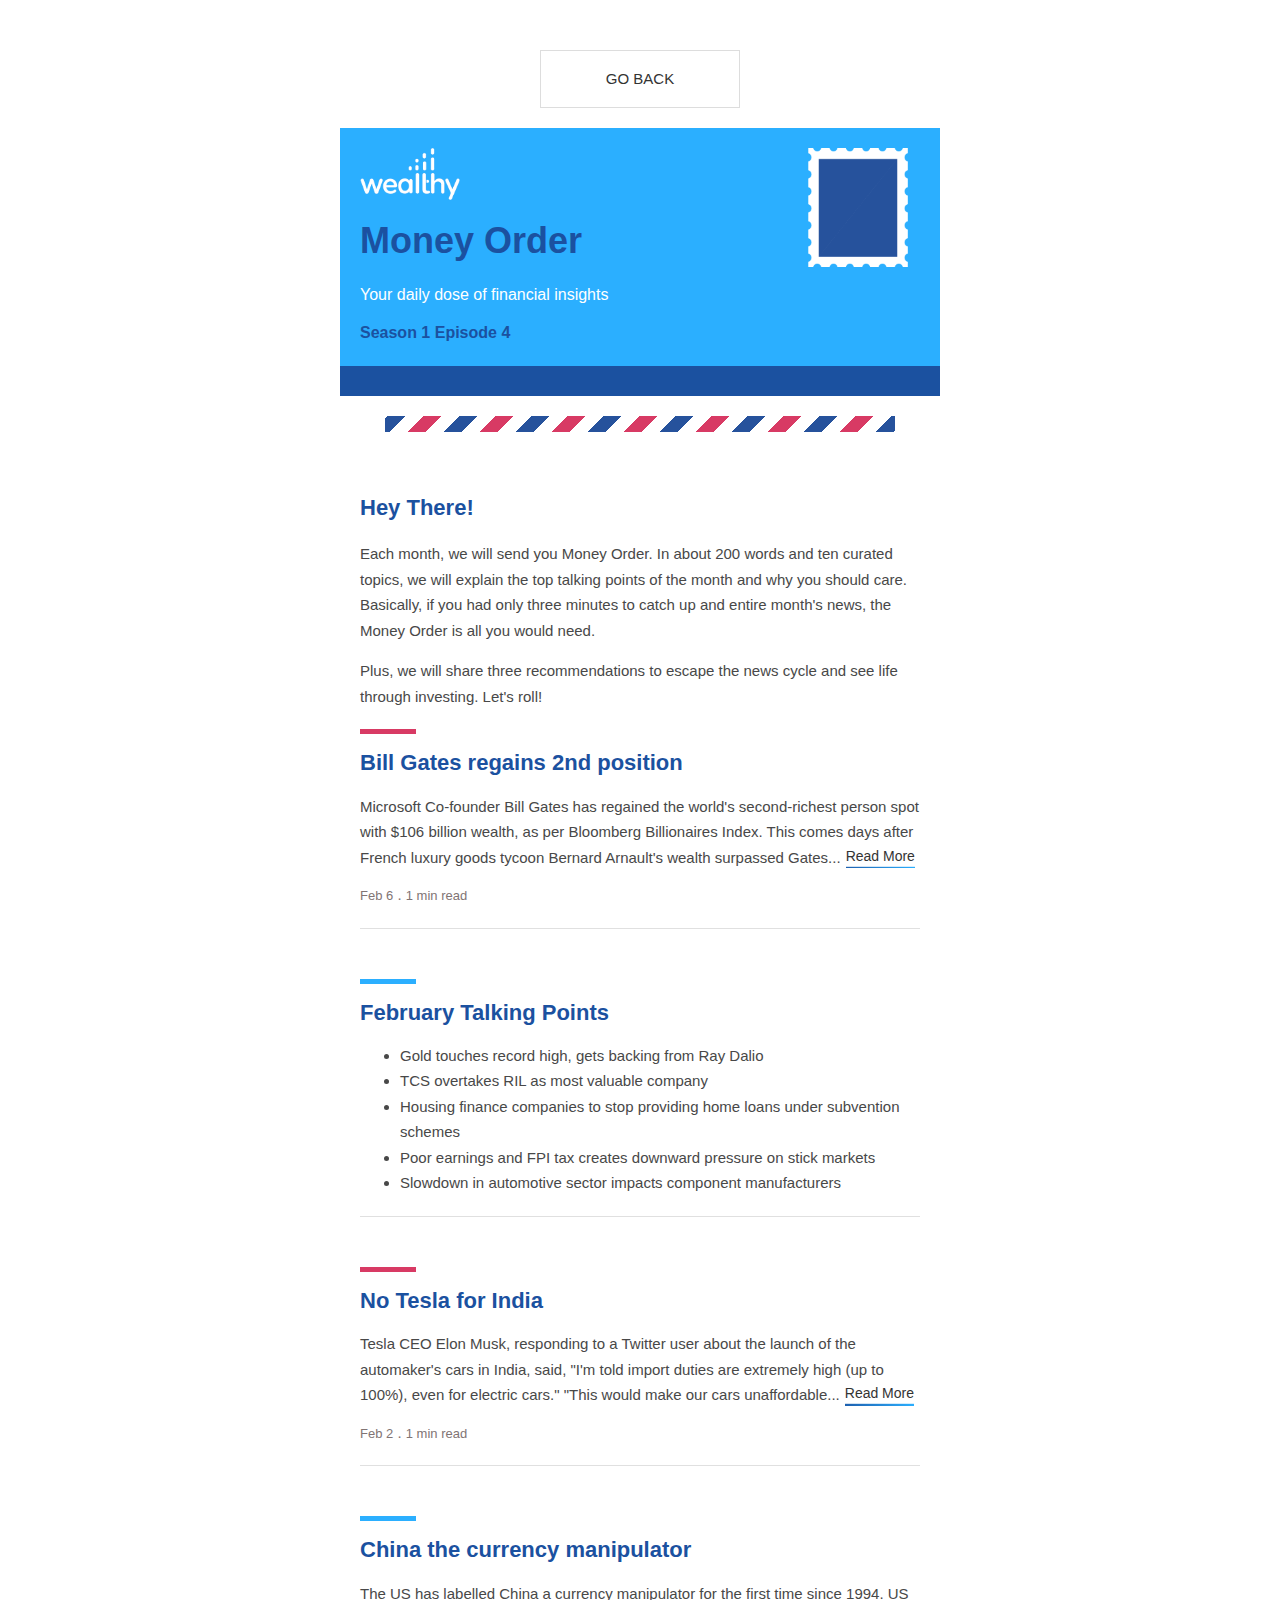
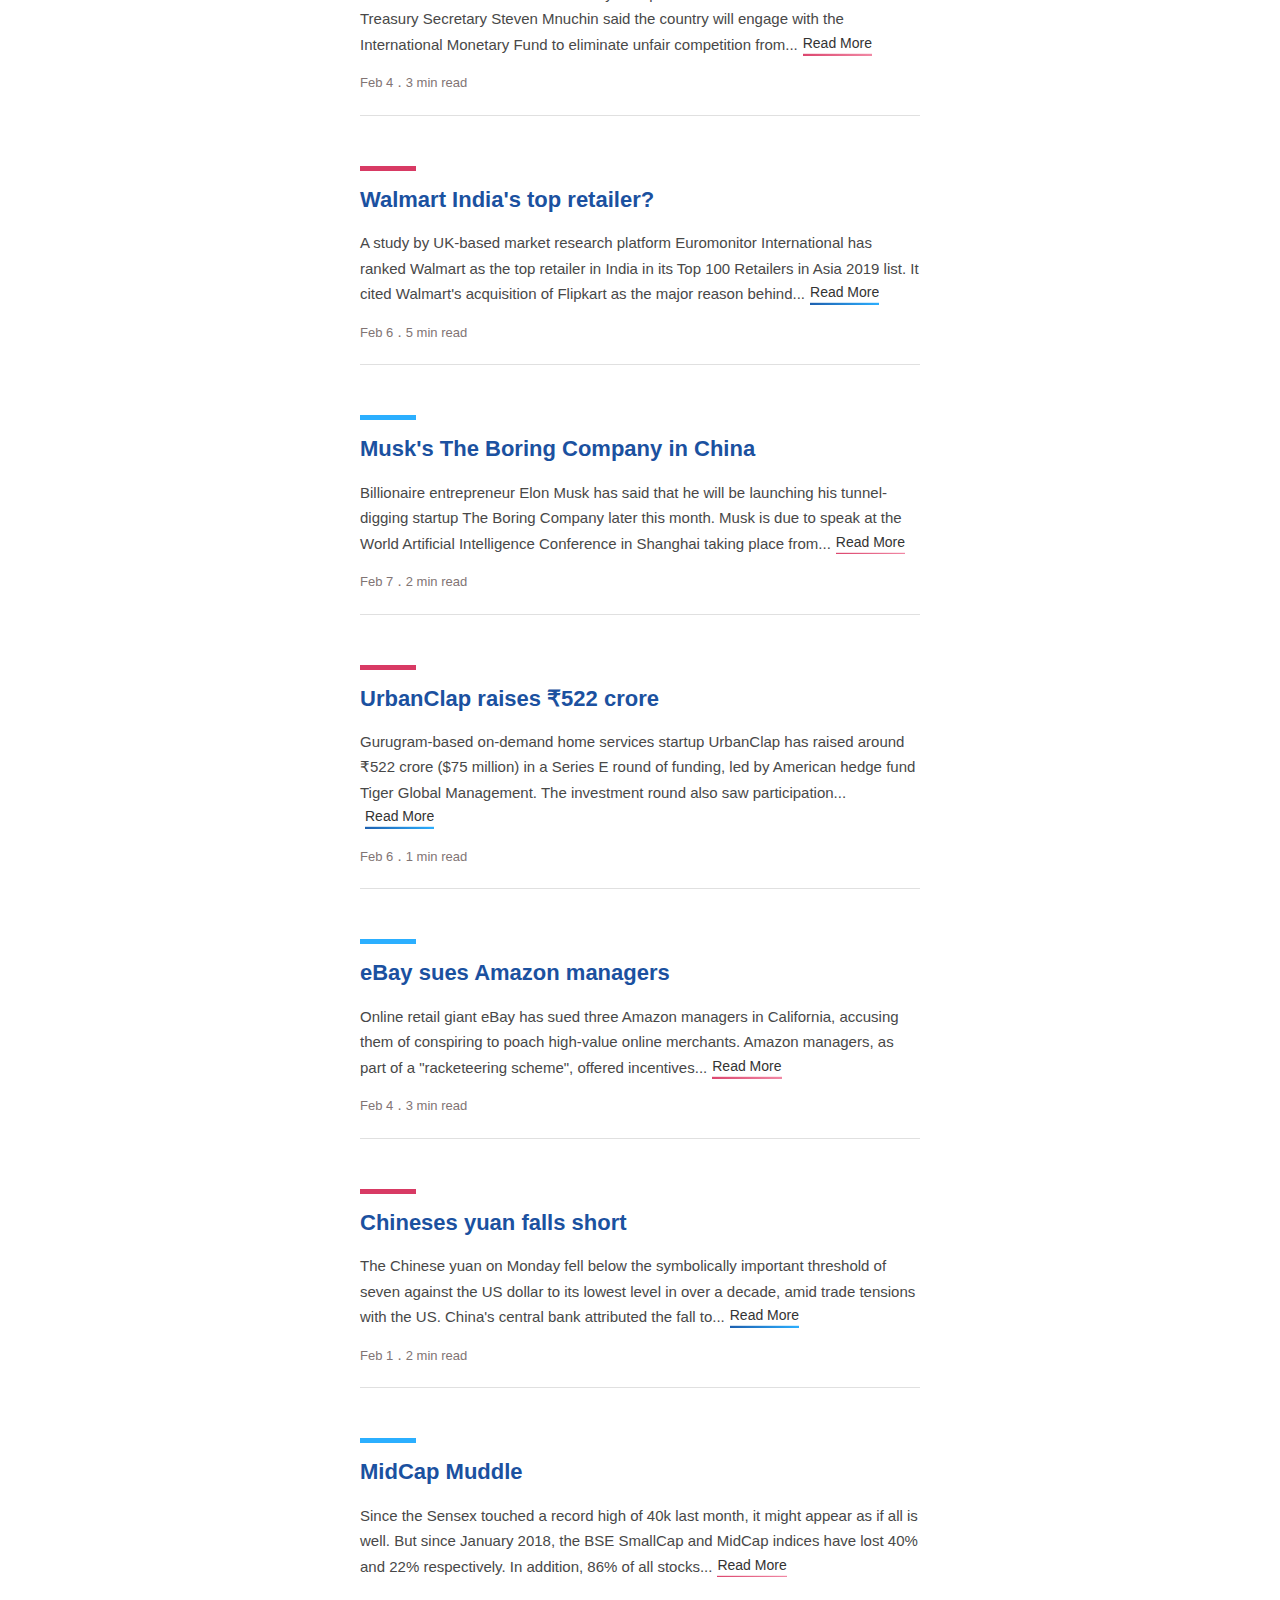
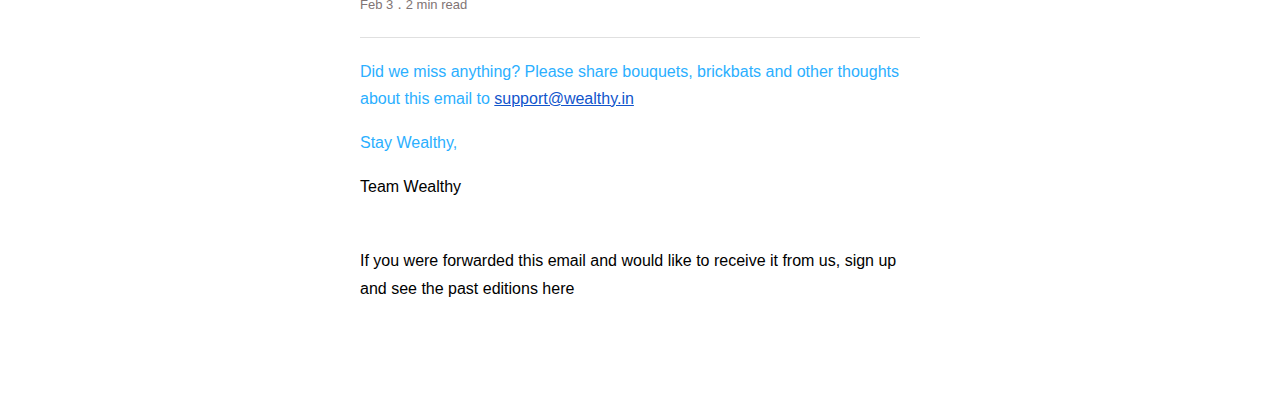
<file: newsletter/newsletter-february-2019.html>
<!DOCTYPE html>
<html lang="en">
  <head>
    <meta charset="UTF-8" />
    <meta name="viewport" content="width=device-width, initial-scale=1.0" />
    <meta http-equiv="X-UA-Compatible" content="ie=edge" />
    <title>Newsletter</title>
    <link rel="stylesheet" href="../style/dashboard.css" />
  </head>
  <body>

    
    <div class="container">
      <!-- Go Back Button -->
      <div class="back__button-container">
        <a href="../index.html" class="back__button">Go Back</a>
      </div>

      <!-- Header Part -->
      <header class="header">
        <div class="header__main">
          <img src="../assets/logo.png" alt="" class="header__main-logo" />
          <h1 class="header__main-title">Money Order</h1>
          <p class="f-m header__main-caption">
            Your daily dose of financial insights
          </p>
          <h2 class="f-m header__main-episode">Season 1 Episode 4</h2>
        </div>
        <div class="header__stamp">
          <img src="../assets/stamp.png" alt="" class="header__stamp-img" />
        </div>
      </header>

      <!-- Postal Background -->
      <div class="postal">
        <div class="postal__background">
          &nbsp;
        </div>
      </div>

      <main class="main">
        <!-- Introduction -->
        <article class="intro">
          <h1 class="f-l newsletter__heading">
            Hey There!
          </h1>
          <p class="lead">
            Each month, we will send you Money Order. In about 200
            words and ten curated topics, we will explain the top talking
            points of the month and why you should care. Basically, if you had
            only three minutes to catch up and entire month's news, the Money
            Order is all you would need.
          </p>
          <p class="lead">
            Plus, we will share three recommendations to escape the news cycle
            and see life through investing. Let's roll!
          </p>
        </article>

        <div class="progress progress--pink">
          &nbsp;
        </div>

        <!-- Newsletters -->
        <article class="newsletter">
          <h2 class="f-l newsletter__heading">
            Bill Gates regains 2nd position
          </h2>

          <p class="lead">
            Microsoft Co-founder Bill Gates has regained the world's
            second-richest person spot with $106 billion wealth, as per
            Bloomberg Billionaires Index. This comes days after French luxury
            goods tycoon Bernard Arnault's wealth surpassed Gates...<a
              class="newsletter__link newsletter__link--blue"
              href="#"
              >Read More</a
            >
          </p>

          <p class="newsletter__footer">
            <span class="newsletter__date">Feb 6</span> .
            <span class="newsletter__time">1 min read</span>
          </p>
        </article>

        <section>
          <div class="empty-space">&nbsp;</div>
          <div class="progress progress--blue">
            &nbsp;
          </div>
        </section>

        <article class="newsletter">
          <h2 class="f-l newsletter__heading">
            February Talking Points
          </h2>

          <ul class="newsletter__bullets">
            <li class="lead">
              Gold touches record high, gets backing from Ray Dalio
            </li>
            <li class="lead">TCS overtakes RIL as most valuable company</li>
            <li class="lead">
              Housing finance companies to stop providing home loans under
              subvention schemes
            </li>
            <li class="lead">
              Poor earnings and FPI tax creates downward pressure on stick
              markets
            </li>
            <li class="lead">
              Slowdown in automotive sector impacts component manufacturers
            </li>
          </ul>
        </article>

        <section>
            <div class="empty-space">&nbsp;</div>
            <div class="progress progress--pink">
              &nbsp;
            </div>
          </section>
        
        <article class="newsletter">
          <h2 class="f-l newsletter__heading">
            No Tesla for India
          </h2>

          <p class="lead">
            Tesla CEO Elon Musk, responding to a Twitter user about the launch
            of the automaker's cars in India, said, "I'm told import duties are
            extremely high (up to 100%), even for electric cars." "This would
            make our cars unaffordable...<a
              class="newsletter__link newsletter__link--blue"
              href="#"
              >Read More</a
            >
          </p>

          <p class="newsletter__footer">
            <span class="newsletter__date">Feb 2</span> .
            <span class="newsletter__time">1 min read</span>
          </p>
        </article>

        <section>
            <div class="empty-space">&nbsp;</div>
            <div class="progress progress--blue">
              &nbsp;
            </div>
          </section>

        <article class="newsletter">
          <h2 class="f-l newsletter__heading">
            China the currency manipulator
          </h2>

          <p class="lead">
            The US has labelled China a currency manipulator for the first time
            since 1994. US Treasury Secretary Steven Mnuchin said the country
            will engage with the International Monetary Fund to eliminate unfair
            competition from...<a class="newsletter__link newsletter__link--pink" href="#"
              >Read More</a
            >
          </p>

          <p class="newsletter__footer">
            <span class="newsletter__date">Feb 4</span> .
            <span class="newsletter__time">3 min read</span>
          </p>
        </article>

        <section>
            <div class="empty-space">&nbsp;</div>
            <div class="progress progress--pink">
              &nbsp;
            </div>
          </section>
        <article class="newsletter">
          <h2 class="f-l newsletter__heading">
            Walmart India's top retailer?
          </h2>

          <p class="lead">
            A study by UK-based market research platform Euromonitor
            International has ranked Walmart as the top retailer in India in its
            Top 100 Retailers in Asia 2019 list. It cited Walmart's acquisition
            of Flipkart as the major reason behind...<a
              class="newsletter__link newsletter__link--blue"
              href="#"
              >Read More</a
            >
          </p>

          <p class="newsletter__footer">
            <span class="newsletter__date">Feb 6</span> .
            <span class="newsletter__time">5 min read</span>
          </p>
        </article>

        <section>
            <div class="empty-space">&nbsp;</div>
            <div class="progress progress--blue">
              &nbsp;
            </div>
          </section>

        <article class="newsletter">
          <h2 class="f-l newsletter__heading">
            Musk's The Boring Company in China
          </h2>

          <p class="lead">
            Billionaire entrepreneur Elon Musk has said that he will be
            launching his tunnel-digging startup The Boring Company later this
            month. Musk is due to speak at the World Artificial Intelligence
            Conference in Shanghai taking place from...<a
              class="newsletter__link newsletter__link--pink"
              href="#"
              >Read More</a
            >
          </p>

          <p class="newsletter__footer">
            <span class="newsletter__date">Feb 7</span> .
            <span class="newsletter__time">2 min read</span>
          </p>
        </article>

        <section>
            <div class="empty-space">&nbsp;</div>
            <div class="progress progress--pink">
              &nbsp;
            </div>
          </section>

        <article class="newsletter">
          <h2 class="f-l newsletter__heading">
            UrbanClap raises &#8377;522 crore
          </h2>

          <p class="lead">
            Gurugram-based on-demand home services startup UrbanClap has raised
            around ₹522 crore ($75 million) in a Series E round of funding, led
            by American hedge fund Tiger Global Management. The investment round
            also saw participation...<a class="newsletter__link newsletter__link--blue" href="#"
              >Read More</a
            >
          </p>

          <p class="newsletter__footer">
            <span class="newsletter__date">Feb 6</span> .
            <span class="newsletter__time">1 min read</span>
          </p>
        </article>

        <section>
            <div class="empty-space">&nbsp;</div>
            <div class="progress progress--blue">
              &nbsp;
            </div>
          </section>

        <article class="newsletter">
          <h2 class="f-l newsletter__heading">
            eBay sues Amazon managers
          </h2>

          <p class="lead">
            Online retail giant eBay has sued three Amazon managers in
            California, accusing them of conspiring to poach high-value online
            merchants. Amazon managers, as part of a "racketeering scheme",
            offered incentives...<a class="newsletter__link newsletter__link--pink" href="#"
              >Read More</a
            >
          </p>

          <p class="newsletter__footer">
            <span class="newsletter__date">Feb 4</span> .
            <span class="newsletter__time">3 min read</span>
          </p>
        </article>

        <section>
            <div class="empty-space">&nbsp;</div>
            <div class="progress progress--pink">
              &nbsp;
            </div>
          </section>

        <article class="newsletter">
          <h2 class="f-l newsletter__heading">
            Chineses yuan falls short
          </h2>

          <p class="lead">
            The Chinese yuan on Monday fell below the symbolically important
            threshold of seven against the US dollar to its lowest level in over
            a decade, amid trade tensions with the US. China's central bank
            attributed the fall to...<a class="newsletter__link newsletter__link--blue" href="#"
              >Read More</a
            >
          </p>

          <p class="newsletter__footer">
            <span class="newsletter__date">Feb 1</span> .
            <span class="newsletter__time">2 min read</span>
          </p>
        </article>

        <section>
            <div class="empty-space">&nbsp;</div>
            <div class="progress progress--blue">
              &nbsp;
            </div>
          </section>

        <article class="newsletter">
            <h2 class="f-l newsletter__heading">MidCap Muddle</h2>
  
            <p class="lead">
              Since the Sensex touched a record high of 40k last month, it might
              appear as if all is well. But since January 2018, the BSE SmallCap
              and MidCap indices have lost 40% and 22% respectively. In addition,
              86% of all stocks...<a
                class="newsletter__link newsletter__link--pink"
                href="#"
                >Read More</a
              >
            </p>
            <p class="newsletter__footer">
              <span class="newsletter__date">Feb 3</span> .
              <span class="newsletter__time">2 min read</span>
            </p>
          </article>
      </main>

      <!-- Footer -->
      <footer class="footer">
          <p class="f-m newsletter__subheading">
              Did we miss anything? Please share bouquets, brickbats and other thoughts about this email to <a href="mailto:support@wealthy.in" target="_blank" class="footer__link">support@wealthy.in</a>
          </p>
          <p class="f-m newsletter__subheading">
            Stay Wealthy,
          </p>          
          <p class="f-m">
            Team Wealthy
          </p>
          <p class="f-m footer__text">
              If you were forwarded this email and would like to receive it from us, sign up and see the past editions here</p>
      </footer>
    </div>


    <script>
      let links = Array.from(document.querySelectorAll('.newsletter__link'));
      
      links.forEach(link =>  {
        link.addEventListener('click', (e) => {
          e.preventDefault();
        })
      })
    </script>
  </body>
</html>
</file>
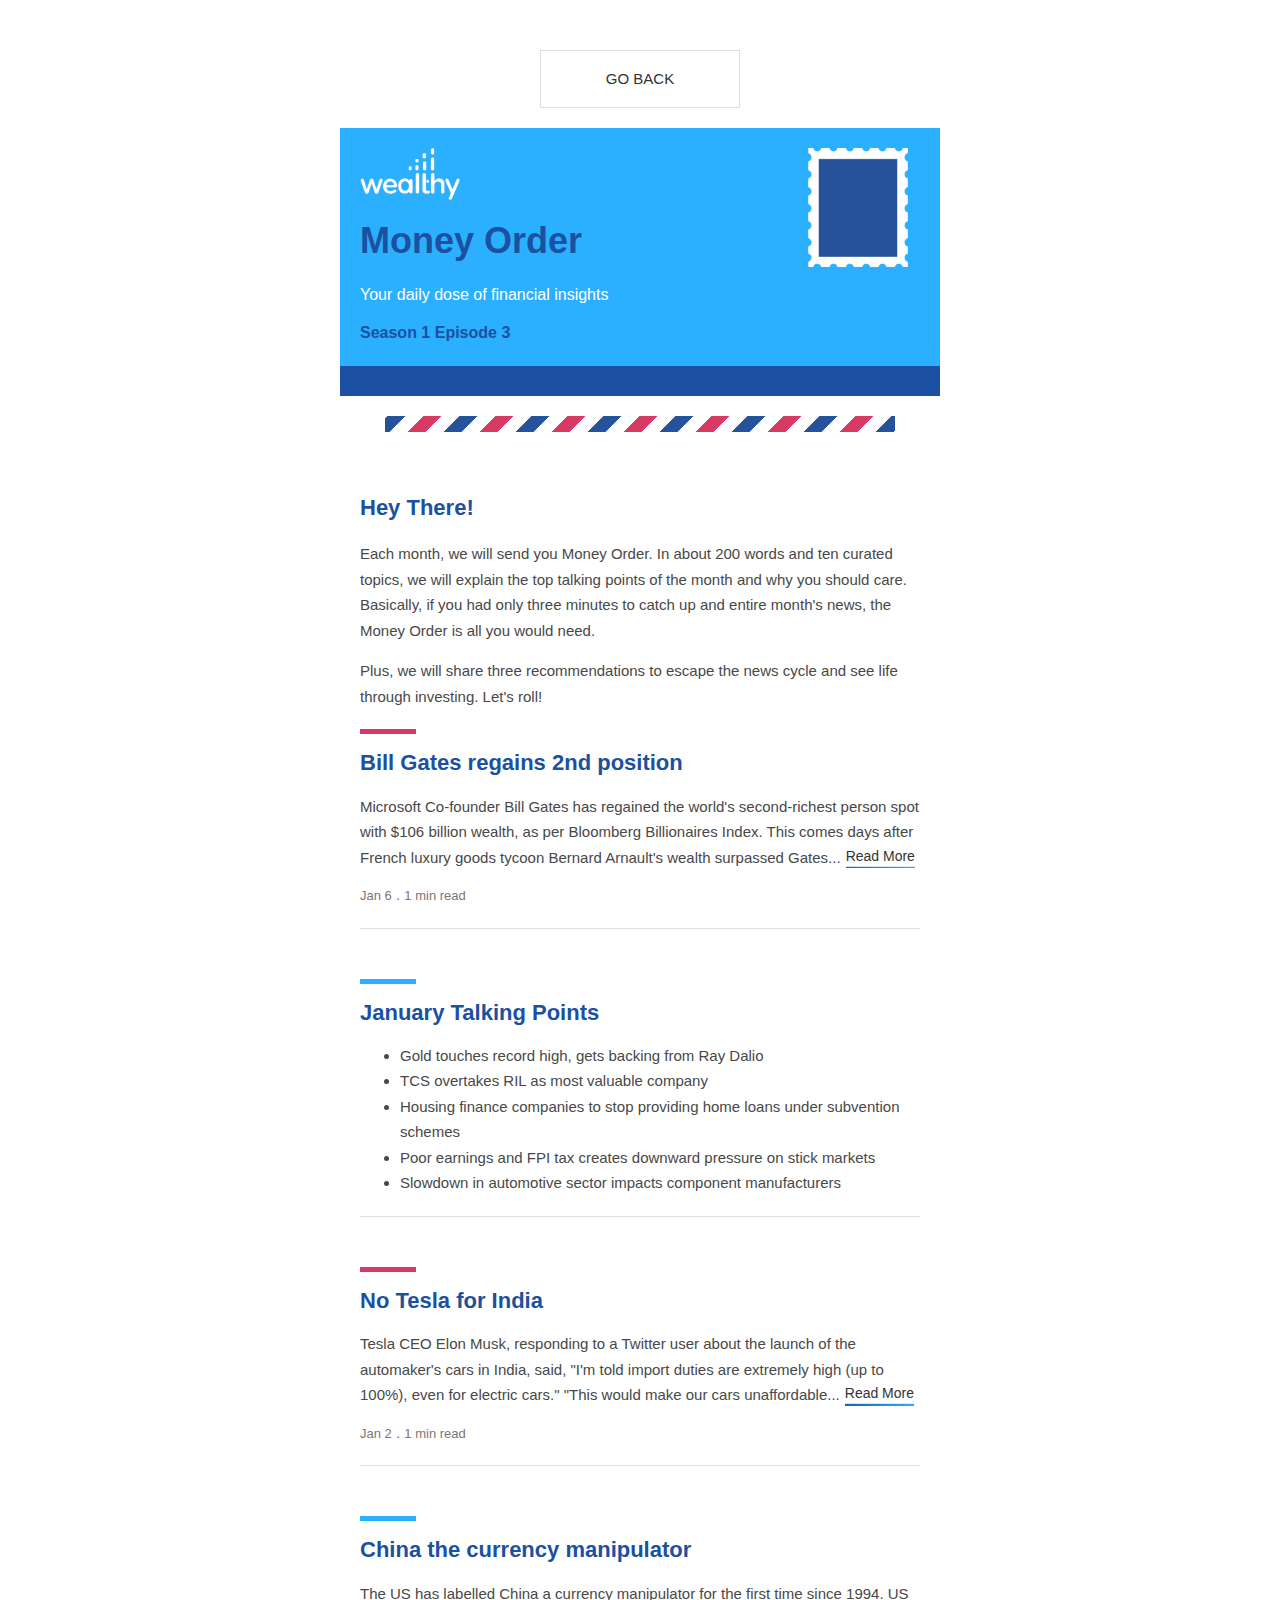
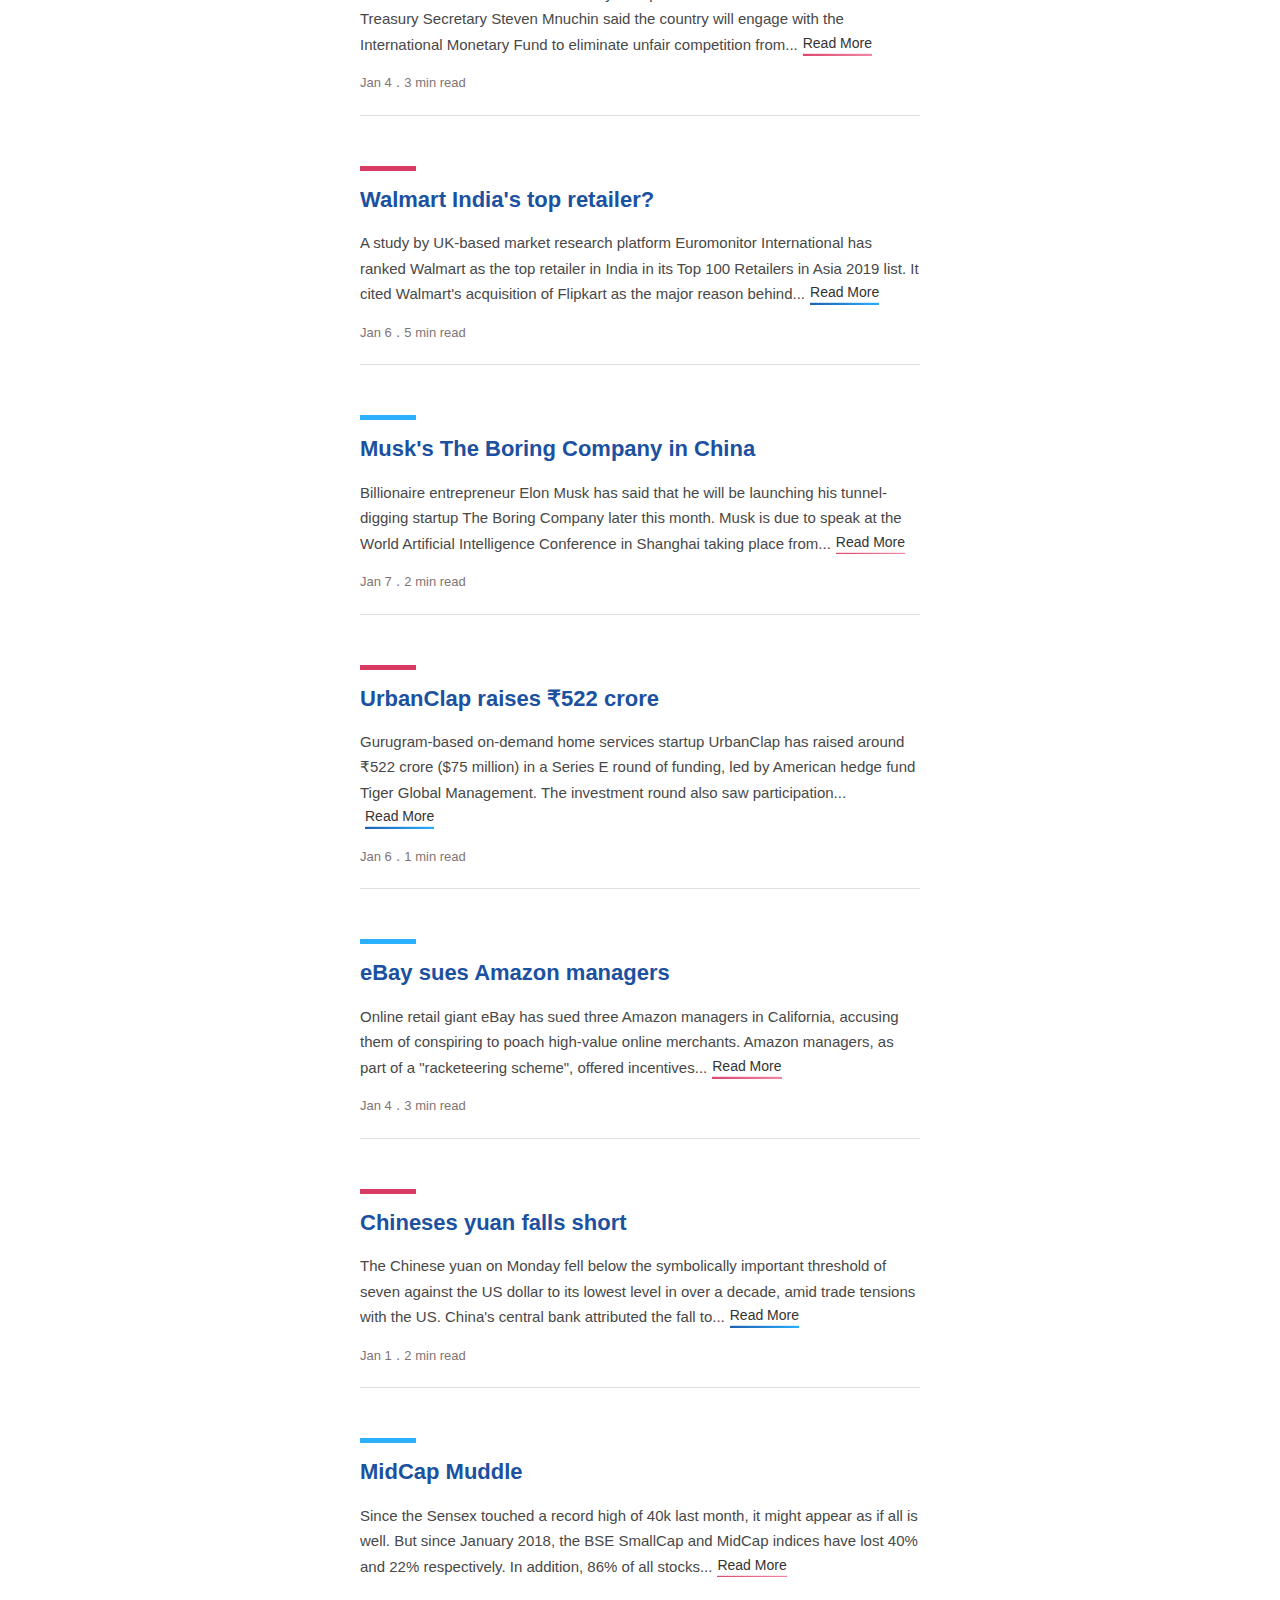
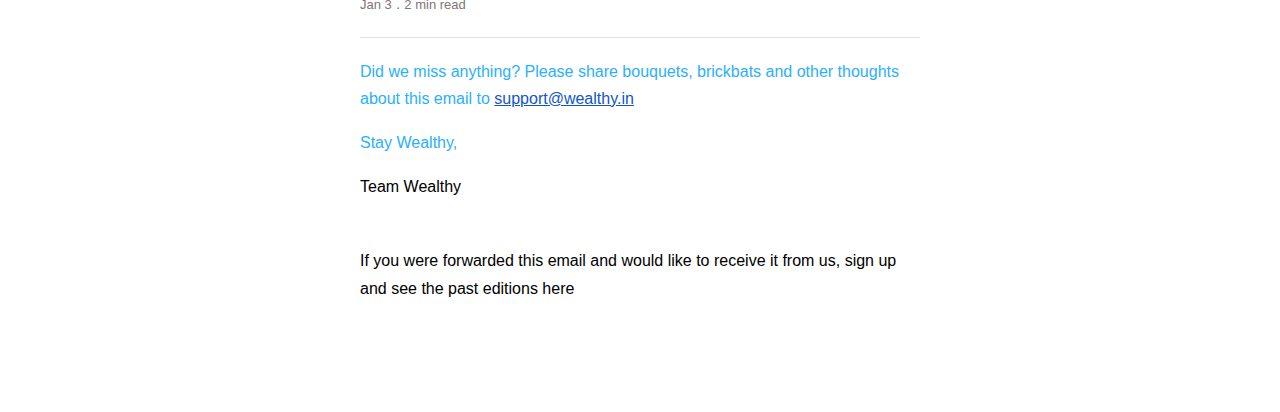
<file: newsletter/newsletter-january-2019.html>
<!DOCTYPE html>
<html lang="en">
  <head>
    <meta charset="UTF-8" />
    <meta name="viewport" content="width=device-width, initial-scale=1.0" />
    <meta http-equiv="X-UA-Compatible" content="ie=edge" />
    <title>Newsletter</title>
    <link rel="stylesheet" href="../style/dashboard.css" />
  </head>
  <body>

    <div class="container">
      
      <!-- Go Back Button -->
      <div class="back__button-container">
        <a href="../index.html" class="back__button">Go Back</a>
      </div>
      
      <!-- Header Part -->
      <header class="header">
        <div class="header__main">
          <img src="../assets/logo.png" alt="" class="header__main-logo" />
          <h1 class="header__main-title">Money Order</h1>
          <p class="f-m header__main-caption">
            Your daily dose of financial insights
          </p>
          <h2 class="f-m header__main-episode">Season 1 Episode 3</h2>
        </div>
        <div class="header__stamp">
          <img src="../assets/stamp.png" alt="" class="header__stamp-img" />
        </div>
      </header>

      <!-- Postal Background -->
      <div class="postal">
        <div class="postal__background">
          &nbsp;
        </div>
      </div>

      <main class="main">
        <!-- Introduction -->
        <article class="intro">
          <h1 class="f-l newsletter__heading">
            Hey There!
          </h1>
          <p class="lead">
            Each month, we will send you Money Order. In about 200
            words and ten curated topics, we will explain the top talking
            points of the month and why you should care. Basically, if you had
            only three minutes to catch up and entire month's news, the Money
            Order is all you would need.
          </p>
          <p class="lead">
            Plus, we will share three recommendations to escape the news cycle
            and see life through investing. Let's roll!
          </p>
        </article>

        <div class="progress progress--pink">
          &nbsp;
        </div>

        <!-- Newsletters -->
        <article class="newsletter">
          <h2 class="f-l newsletter__heading">
            Bill Gates regains 2nd position
          </h2>

          <p class="lead">
            Microsoft Co-founder Bill Gates has regained the world's
            second-richest person spot with $106 billion wealth, as per
            Bloomberg Billionaires Index. This comes days after French luxury
            goods tycoon Bernard Arnault's wealth surpassed Gates...<a
              class="newsletter__link newsletter__link--blue"
              href="#"
              >Read More</a
            >
          </p>

          <p class="newsletter__footer">
            <span class="newsletter__date">Jan 6</span> .
            <span class="newsletter__time">1 min read</span>
          </p>
        </article>

        <section>
          <div class="empty-space">&nbsp;</div>
          <div class="progress progress--blue">
            &nbsp;
          </div>
        </section>

        <article class="newsletter">
          <h2 class="f-l newsletter__heading">
            January Talking Points
          </h2>

          <ul class="newsletter__bullets">
            <li class="lead">
              Gold touches record high, gets backing from Ray Dalio
            </li>
            <li class="lead">TCS overtakes RIL as most valuable company</li>
            <li class="lead">
              Housing finance companies to stop providing home loans under
              subvention schemes
            </li>
            <li class="lead">
              Poor earnings and FPI tax creates downward pressure on stick
              markets
            </li>
            <li class="lead">
              Slowdown in automotive sector impacts component manufacturers
            </li>
          </ul>
        </article>

        <section>
            <div class="empty-space">&nbsp;</div>
            <div class="progress progress--pink">
              &nbsp;
            </div>
          </section>
        
        <article class="newsletter">
          <h2 class="f-l newsletter__heading">
            No Tesla for India
          </h2>

          <p class="lead">
            Tesla CEO Elon Musk, responding to a Twitter user about the launch
            of the automaker's cars in India, said, "I'm told import duties are
            extremely high (up to 100%), even for electric cars." "This would
            make our cars unaffordable...<a
              class="newsletter__link newsletter__link--blue"
              href="#"
              >Read More</a
            >
          </p>

          <p class="newsletter__footer">
            <span class="newsletter__date">Jan 2</span> .
            <span class="newsletter__time">1 min read</span>
          </p>
        </article>

        <section>
            <div class="empty-space">&nbsp;</div>
            <div class="progress progress--blue">
              &nbsp;
            </div>
          </section>

        <article class="newsletter">
          <h2 class="f-l newsletter__heading">
            China the currency manipulator
          </h2>

          <p class="lead">
            The US has labelled China a currency manipulator for the first time
            since 1994. US Treasury Secretary Steven Mnuchin said the country
            will engage with the International Monetary Fund to eliminate unfair
            competition from...<a class="newsletter__link newsletter__link--pink" href="#"
              >Read More</a
            >
          </p>

          <p class="newsletter__footer">
            <span class="newsletter__date">Jan 4</span> .
            <span class="newsletter__time">3 min read</span>
          </p>
        </article>

        <section>
            <div class="empty-space">&nbsp;</div>
            <div class="progress progress--pink">
              &nbsp;
            </div>
          </section>
        <article class="newsletter">
          <h2 class="f-l newsletter__heading">
            Walmart India's top retailer?
          </h2>

          <p class="lead">
            A study by UK-based market research platform Euromonitor
            International has ranked Walmart as the top retailer in India in its
            Top 100 Retailers in Asia 2019 list. It cited Walmart's acquisition
            of Flipkart as the major reason behind...<a
              class="newsletter__link newsletter__link--blue"
              href="#"
              >Read More</a
            >
          </p>

          <p class="newsletter__footer">
            <span class="newsletter__date">Jan 6</span> .
            <span class="newsletter__time">5 min read</span>
          </p>
        </article>

        <section>
            <div class="empty-space">&nbsp;</div>
            <div class="progress progress--blue">
              &nbsp;
            </div>
          </section>

        <article class="newsletter">
          <h2 class="f-l newsletter__heading">
            Musk's The Boring Company in China
          </h2>

          <p class="lead">
            Billionaire entrepreneur Elon Musk has said that he will be
            launching his tunnel-digging startup The Boring Company later this
            month. Musk is due to speak at the World Artificial Intelligence
            Conference in Shanghai taking place from...<a
              class="newsletter__link newsletter__link--pink"
              href="#"
              >Read More</a
            >
          </p>

          <p class="newsletter__footer">
            <span class="newsletter__date">Jan 7</span> .
            <span class="newsletter__time">2 min read</span>
          </p>
        </article>

        <section>
            <div class="empty-space">&nbsp;</div>
            <div class="progress progress--pink">
              &nbsp;
            </div>
          </section>

        <article class="newsletter">
          <h2 class="f-l newsletter__heading">
            UrbanClap raises &#8377;522 crore
          </h2>

          <p class="lead">
            Gurugram-based on-demand home services startup UrbanClap has raised
            around ₹522 crore ($75 million) in a Series E round of funding, led
            by American hedge fund Tiger Global Management. The investment round
            also saw participation...<a class="newsletter__link newsletter__link--blue" href="#"
              >Read More</a
            >
          </p>

          <p class="newsletter__footer">
            <span class="newsletter__date">Jan 6</span> .
            <span class="newsletter__time">1 min read</span>
          </p>
        </article>

        <section>
            <div class="empty-space">&nbsp;</div>
            <div class="progress progress--blue">
              &nbsp;
            </div>
          </section>

        <article class="newsletter">
          <h2 class="f-l newsletter__heading">
            eBay sues Amazon managers
          </h2>

          <p class="lead">
            Online retail giant eBay has sued three Amazon managers in
            California, accusing them of conspiring to poach high-value online
            merchants. Amazon managers, as part of a "racketeering scheme",
            offered incentives...<a class="newsletter__link newsletter__link--pink" href="#"
              >Read More</a
            >
          </p>

          <p class="newsletter__footer">
            <span class="newsletter__date">Jan 4</span> .
            <span class="newsletter__time">3 min read</span>
          </p>
        </article>

        <section>
            <div class="empty-space">&nbsp;</div>
            <div class="progress progress--pink">
              &nbsp;
            </div>
          </section>

        <article class="newsletter">
          <h2 class="f-l newsletter__heading">
            Chineses yuan falls short
          </h2>

          <p class="lead">
            The Chinese yuan on Monday fell below the symbolically important
            threshold of seven against the US dollar to its lowest level in over
            a decade, amid trade tensions with the US. China's central bank
            attributed the fall to...<a class="newsletter__link newsletter__link--blue" href="#"
              >Read More</a
            >
          </p>

          <p class="newsletter__footer">
            <span class="newsletter__date">Jan 1</span> .
            <span class="newsletter__time">2 min read</span>
          </p>
        </article>

        <section>
            <div class="empty-space">&nbsp;</div>
            <div class="progress progress--blue">
              &nbsp;
            </div>
          </section>

        <article class="newsletter">
            <h2 class="f-l newsletter__heading">MidCap Muddle</h2>
  
            <p class="lead">
              Since the Sensex touched a record high of 40k last month, it might
              appear as if all is well. But since January 2018, the BSE SmallCap
              and MidCap indices have lost 40% and 22% respectively. In addition,
              86% of all stocks...<a
                class="newsletter__link newsletter__link--pink"
                href="#"
                >Read More</a
              >
            </p>
            <p class="newsletter__footer">
              <span class="newsletter__date">Jan 3</span> .
              <span class="newsletter__time">2 min read</span>
            </p>
          </article>
      </main>

      <!-- Footer -->
      <footer class="footer">
          <p class="f-m newsletter__subheading">
              Did we miss anything? Please share bouquets, brickbats and other thoughts about this email to <a href="mailto:support@wealthy.in" target="_blank" class="footer__link">support@wealthy.in</a>
          </p>
          <p class="f-m newsletter__subheading">
            Stay Wealthy,
          </p>          
          <p class="f-m">
            Team Wealthy
          </p>
          <p class="f-m footer__text">
              If you were forwarded this email and would like to receive it from us, sign up and see the past editions here</p>
      </footer>
    </div>


    <script>
      let links = Array.from(document.querySelectorAll('.newsletter__link'));

      links.forEach(link =>  {
        link.addEventListener('click', (e) => {
          e.preventDefault();
        })
      })
    </script>
  </body>
</html>
</file>
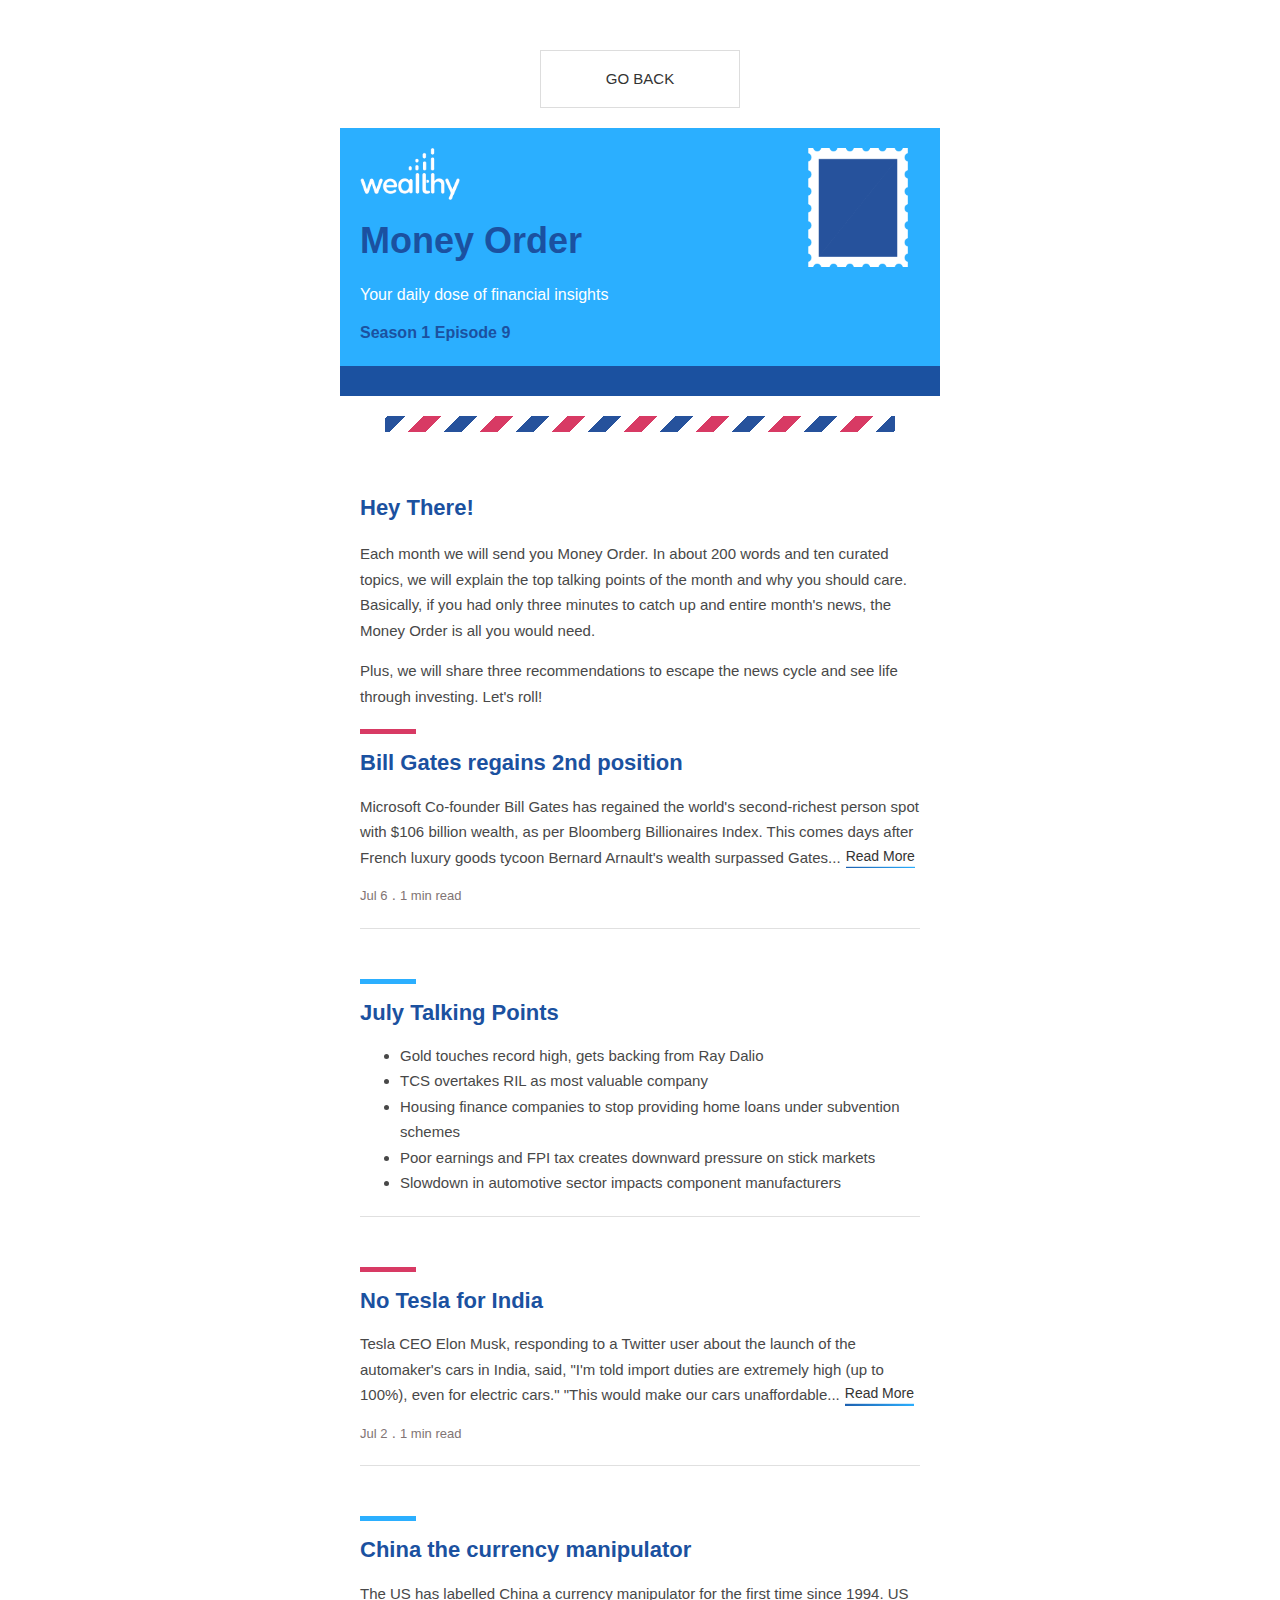
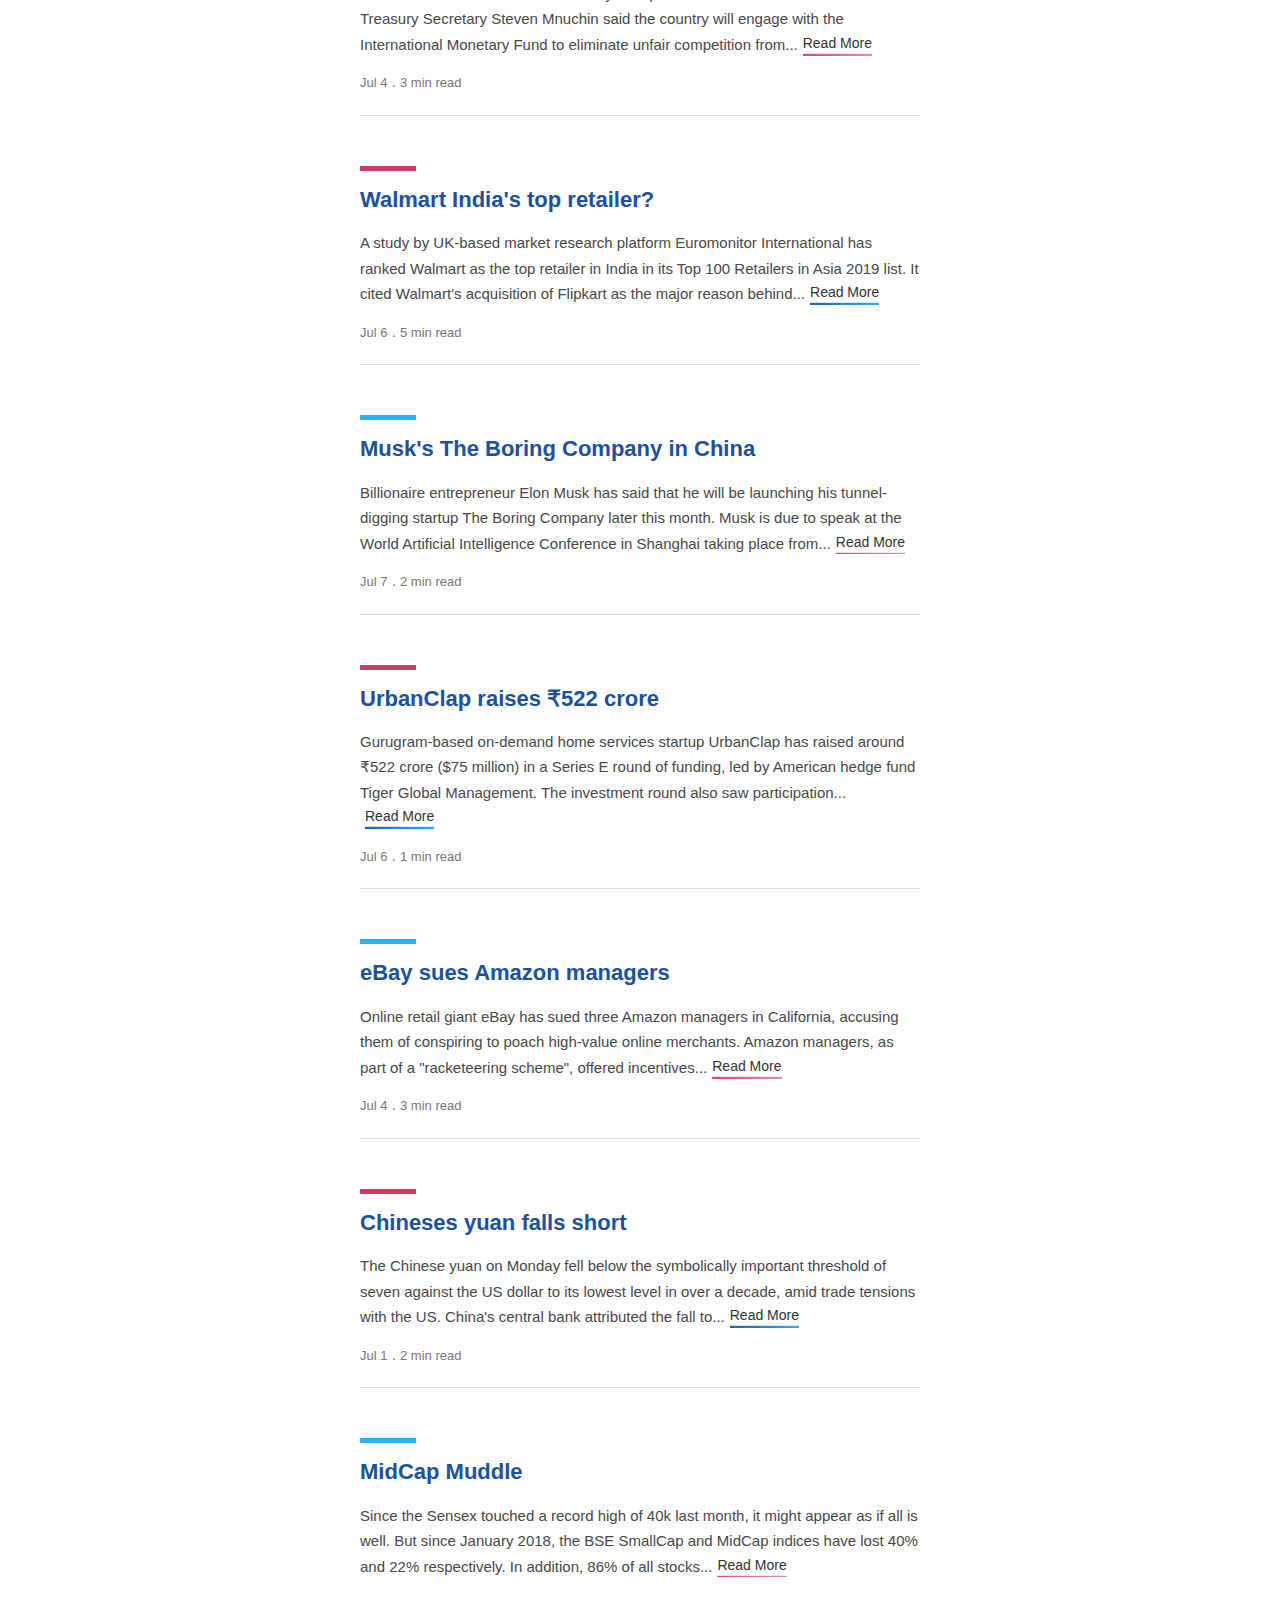
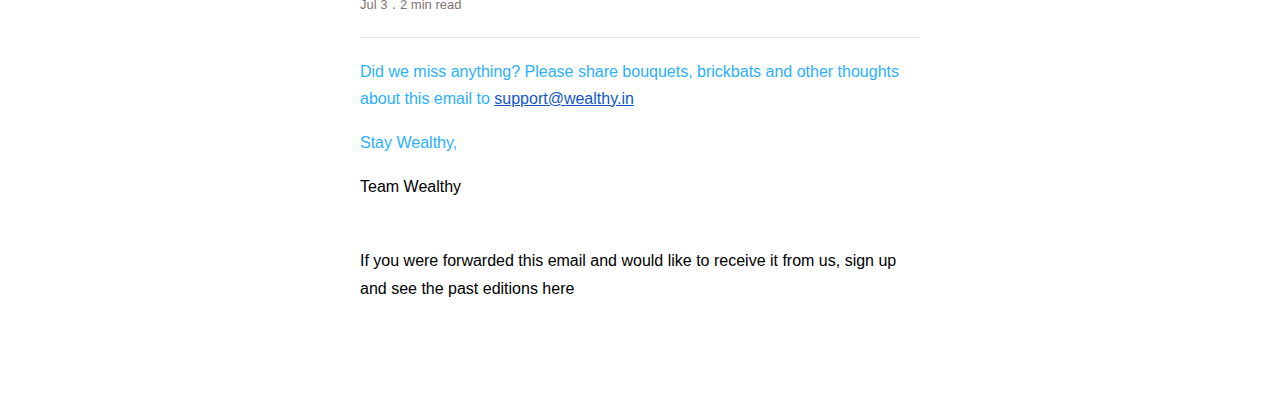
<file: newsletter/newsletter-july-2019.html>
<!DOCTYPE html>
<html lang="en">
  <head>
    <meta charset="UTF-8" />
    <meta name="viewport" content="width=device-width, initial-scale=1.0" />
    <meta http-equiv="X-UA-Compatible" content="ie=edge" />
    <title>Newsletter</title>
    <link rel="stylesheet" href="../style/dashboard.css" />
  </head>
  <body>

    <div class="container">
      <!-- Go Back Button -->
      <div class="back__button-container">
        <a href="../index.html" class="back__button">Go Back</a>
      </div>
      
      <!-- Header Part -->
      <header class="header">
        <div class="header__main">
          <img src="../assets/logo.png" alt="" class="header__main-logo" />
          <h1 class="header__main-title">Money Order</h1>
          <p class="f-m header__main-caption">
            Your daily dose of financial insights
          </p>
          <h2 class="f-m header__main-episode">Season 1 Episode 9</h2>
        </div>
        <div class="header__stamp">
          <img src="../assets/stamp.png" alt="" class="header__stamp-img" />
        </div>
      </header>

      <!-- Postal Background -->
      <div class="postal">
        <div class="postal__background">
          &nbsp;
        </div>
      </div>

      <main class="main">
        <!-- Introduction -->
        <article class="intro">
          <h1 class="f-l newsletter__heading">
            Hey There!
          </h1>
          <p class="lead">
            Each month we will send you Money Order. In about 200
            words and ten curated topics, we will explain the top talking
            points of the month and why you should care. Basically, if you had
            only three minutes to catch up and entire month's news, the Money
            Order is all you would need.
          </p>
          <p class="lead">
            Plus, we will share three recommendations to escape the news cycle
            and see life through investing. Let's roll!
          </p>
        </article>

        <div class="progress progress--pink">
          &nbsp;
        </div>

        <!-- Newsletters -->
        <article class="newsletter">
          <h2 class="f-l newsletter__heading">
            Bill Gates regains 2nd position
          </h2>

          <p class="lead">
            Microsoft Co-founder Bill Gates has regained the world's
            second-richest person spot with $106 billion wealth, as per
            Bloomberg Billionaires Index. This comes days after French luxury
            goods tycoon Bernard Arnault's wealth surpassed Gates...<a
              class="newsletter__link newsletter__link--blue"
              href="#"
              >Read More</a
            >
          </p>

          <p class="newsletter__footer">
            <span class="newsletter__date">Jul 6</span> .
            <span class="newsletter__time">1 min read</span>
          </p>
        </article>

        <section>
          <div class="empty-space">&nbsp;</div>
          <div class="progress progress--blue">
            &nbsp;
          </div>
        </section>

        <article class="newsletter">
          <h2 class="f-l newsletter__heading">
            July Talking Points
          </h2>

          <ul class="newsletter__bullets">
            <li class="lead">
              Gold touches record high, gets backing from Ray Dalio
            </li>
            <li class="lead">TCS overtakes RIL as most valuable company</li>
            <li class="lead">
              Housing finance companies to stop providing home loans under
              subvention schemes
            </li>
            <li class="lead">
              Poor earnings and FPI tax creates downward pressure on stick
              markets
            </li>
            <li class="lead">
              Slowdown in automotive sector impacts component manufacturers
            </li>
          </ul>
        </article>

        <section>
            <div class="empty-space">&nbsp;</div>
            <div class="progress progress--pink">
              &nbsp;
            </div>
          </section>
        
        <article class="newsletter">
          <h2 class="f-l newsletter__heading">
            No Tesla for India
          </h2>

          <p class="lead">
            Tesla CEO Elon Musk, responding to a Twitter user about the launch
            of the automaker's cars in India, said, "I'm told import duties are
            extremely high (up to 100%), even for electric cars." "This would
            make our cars unaffordable...<a
              class="newsletter__link newsletter__link--blue"
              href="#"
              >Read More</a
            >
          </p>

          <p class="newsletter__footer">
            <span class="newsletter__date">Jul 2</span> .
            <span class="newsletter__time">1 min read</span>
          </p>
        </article>

        <section>
            <div class="empty-space">&nbsp;</div>
            <div class="progress progress--blue">
              &nbsp;
            </div>
          </section>

        <article class="newsletter">
          <h2 class="f-l newsletter__heading">
            China the currency manipulator
          </h2>

          <p class="lead">
            The US has labelled China a currency manipulator for the first time
            since 1994. US Treasury Secretary Steven Mnuchin said the country
            will engage with the International Monetary Fund to eliminate unfair
            competition from...<a class="newsletter__link newsletter__link--pink" href="#"
              >Read More</a
            >
          </p>

          <p class="newsletter__footer">
            <span class="newsletter__date">Jul 4</span> .
            <span class="newsletter__time">3 min read</span>
          </p>
        </article>

        <section>
            <div class="empty-space">&nbsp;</div>
            <div class="progress progress--pink">
              &nbsp;
            </div>
          </section>
        <article class="newsletter">
          <h2 class="f-l newsletter__heading">
            Walmart India's top retailer?
          </h2>

          <p class="lead">
            A study by UK-based market research platform Euromonitor
            International has ranked Walmart as the top retailer in India in its
            Top 100 Retailers in Asia 2019 list. It cited Walmart's acquisition
            of Flipkart as the major reason behind...<a
              class="newsletter__link newsletter__link--blue"
              href="#"
              >Read More</a
            >
          </p>

          <p class="newsletter__footer">
            <span class="newsletter__date">Jul 6</span> .
            <span class="newsletter__time">5 min read</span>
          </p>
        </article>

        <section>
            <div class="empty-space">&nbsp;</div>
            <div class="progress progress--blue">
              &nbsp;
            </div>
          </section>

        <article class="newsletter">
          <h2 class="f-l newsletter__heading">
            Musk's The Boring Company in China
          </h2>

          <p class="lead">
            Billionaire entrepreneur Elon Musk has said that he will be
            launching his tunnel-digging startup The Boring Company later this
            month. Musk is due to speak at the World Artificial Intelligence
            Conference in Shanghai taking place from...<a
              class="newsletter__link newsletter__link--pink"
              href="#"
              >Read More</a
            >
          </p>

          <p class="newsletter__footer">
            <span class="newsletter__date">Jul 7</span> .
            <span class="newsletter__time">2 min read</span>
          </p>
        </article>

        <section>
            <div class="empty-space">&nbsp;</div>
            <div class="progress progress--pink">
              &nbsp;
            </div>
          </section>

        <article class="newsletter">
          <h2 class="f-l newsletter__heading">
            UrbanClap raises &#8377;522 crore
          </h2>

          <p class="lead">
            Gurugram-based on-demand home services startup UrbanClap has raised
            around ₹522 crore ($75 million) in a Series E round of funding, led
            by American hedge fund Tiger Global Management. The investment round
            also saw participation...<a class="newsletter__link newsletter__link--blue" href="#"
              >Read More</a
            >
          </p>

          <p class="newsletter__footer">
            <span class="newsletter__date">Jul 6</span> .
            <span class="newsletter__time">1 min read</span>
          </p>
        </article>

        <section>
            <div class="empty-space">&nbsp;</div>
            <div class="progress progress--blue">
              &nbsp;
            </div>
          </section>

        <article class="newsletter">
          <h2 class="f-l newsletter__heading">
            eBay sues Amazon managers
          </h2>

          <p class="lead">
            Online retail giant eBay has sued three Amazon managers in
            California, accusing them of conspiring to poach high-value online
            merchants. Amazon managers, as part of a "racketeering scheme",
            offered incentives...<a class="newsletter__link newsletter__link--pink" href="#"
              >Read More</a
            >
          </p>

          <p class="newsletter__footer">
            <span class="newsletter__date">Jul 4</span> .
            <span class="newsletter__time">3 min read</span>
          </p>
        </article>

        <section>
            <div class="empty-space">&nbsp;</div>
            <div class="progress progress--pink">
              &nbsp;
            </div>
          </section>

        <article class="newsletter">
          <h2 class="f-l newsletter__heading">
            Chineses yuan falls short
          </h2>

          <p class="lead">
            The Chinese yuan on Monday fell below the symbolically important
            threshold of seven against the US dollar to its lowest level in over
            a decade, amid trade tensions with the US. China's central bank
            attributed the fall to...<a class="newsletter__link newsletter__link--blue" href="#"
              >Read More</a
            >
          </p>

          <p class="newsletter__footer">
            <span class="newsletter__date">Jul 1</span> .
            <span class="newsletter__time">2 min read</span>
          </p>
        </article>

        <section>
            <div class="empty-space">&nbsp;</div>
            <div class="progress progress--blue">
              &nbsp;
            </div>
          </section>

        <article class="newsletter">
            <h2 class="f-l newsletter__heading">MidCap Muddle</h2>
  
            <p class="lead">
              Since the Sensex touched a record high of 40k last month, it might
              appear as if all is well. But since January 2018, the BSE SmallCap
              and MidCap indices have lost 40% and 22% respectively. In addition,
              86% of all stocks...<a
                class="newsletter__link newsletter__link--pink"
                href="#"
                >Read More</a
              >
            </p>
            <p class="newsletter__footer">
              <span class="newsletter__date">Jul 3</span> .
              <span class="newsletter__time">2 min read</span>
            </p>
          </article>
      </main>

      <!-- Footer -->
      <footer class="footer">
          <p class="f-m newsletter__subheading">
              Did we miss anything? Please share bouquets, brickbats and other thoughts about this email to <a href="mailto:support@wealthy.in" target="_blank" class="footer__link">support@wealthy.in</a>
          </p>
          <p class="f-m newsletter__subheading">
            Stay Wealthy,
          </p>          
          <p class="f-m">
            Team Wealthy
          </p>
          <p class="f-m footer__text">
              If you were forwarded this email and would like to receive it from us, sign up and see the past editions here</p>
      </footer>
    </div>


    <script>
      let links = Array.from(document.querySelectorAll('.newsletter__link'));

      links.forEach(link =>  {
        link.addEventListener('click', (e) => {
          e.preventDefault();
        })
      })
    </script>
  </body>
</html>
</file>
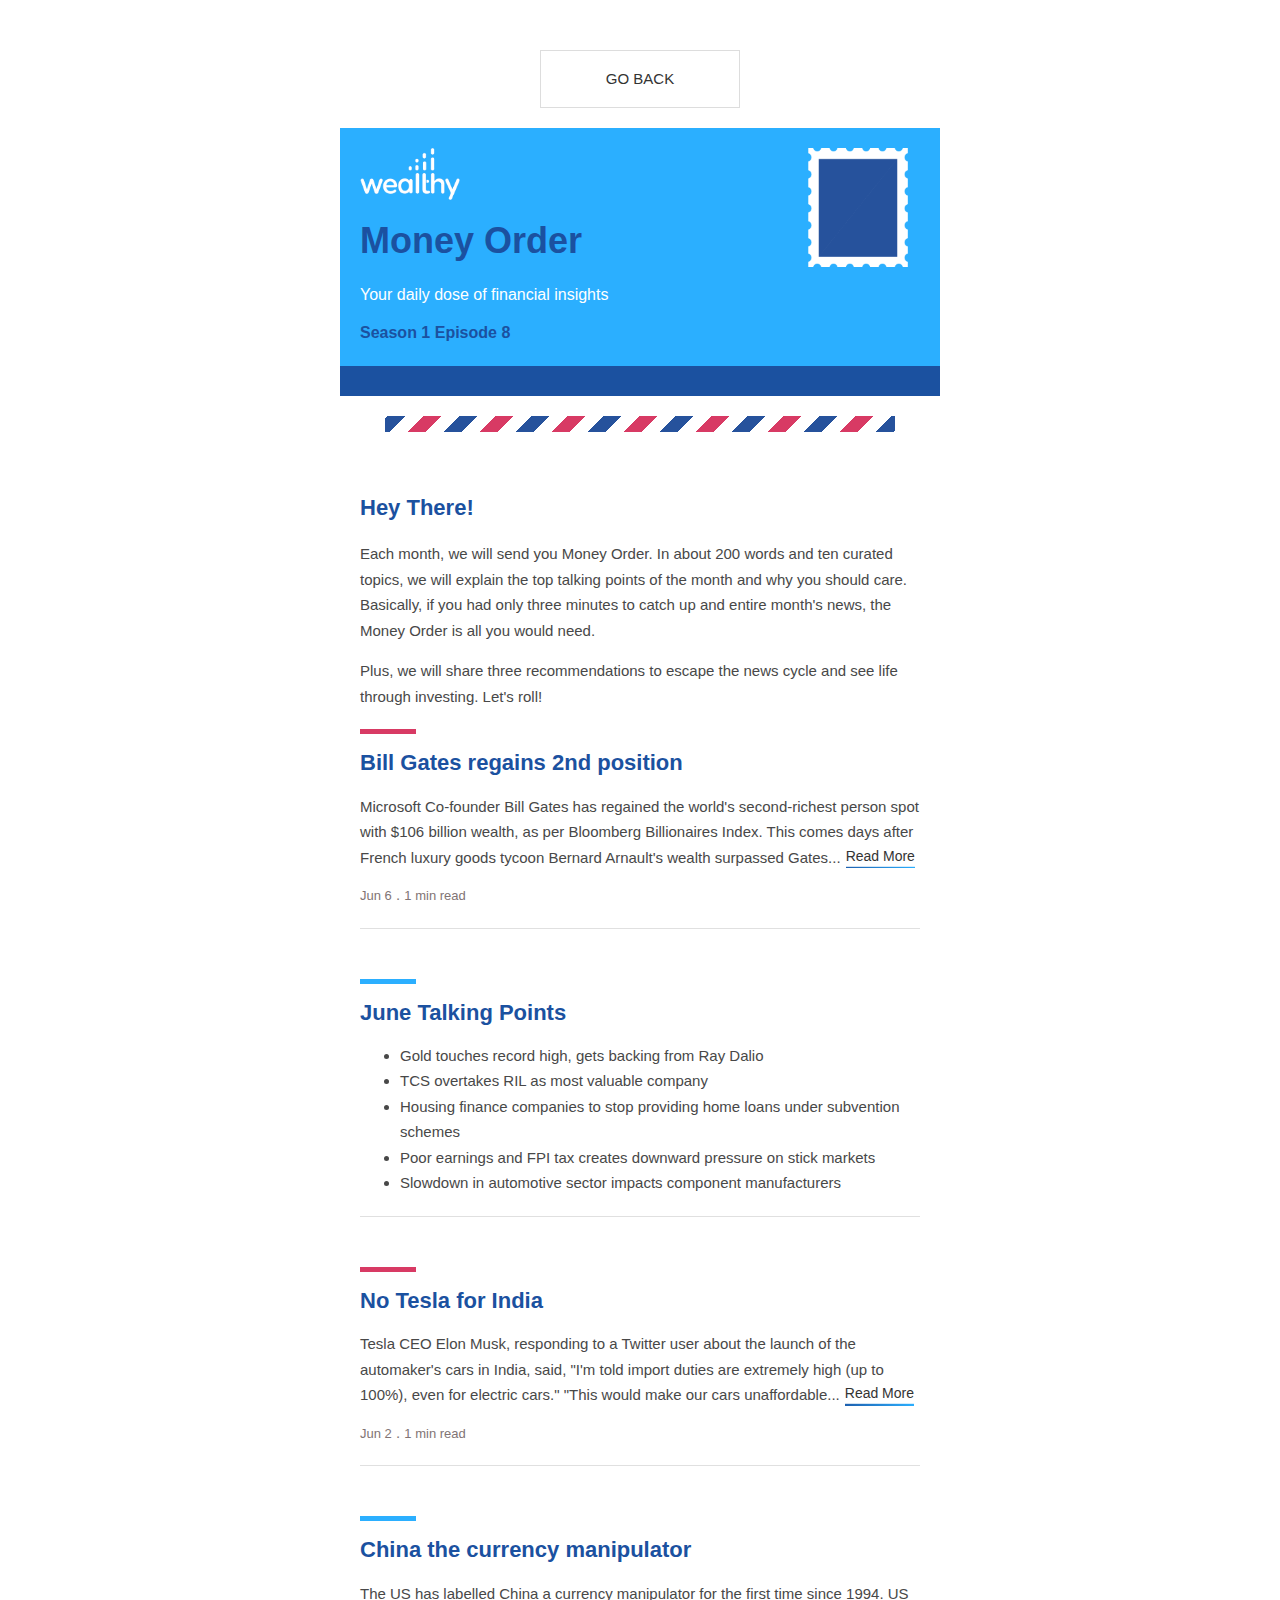
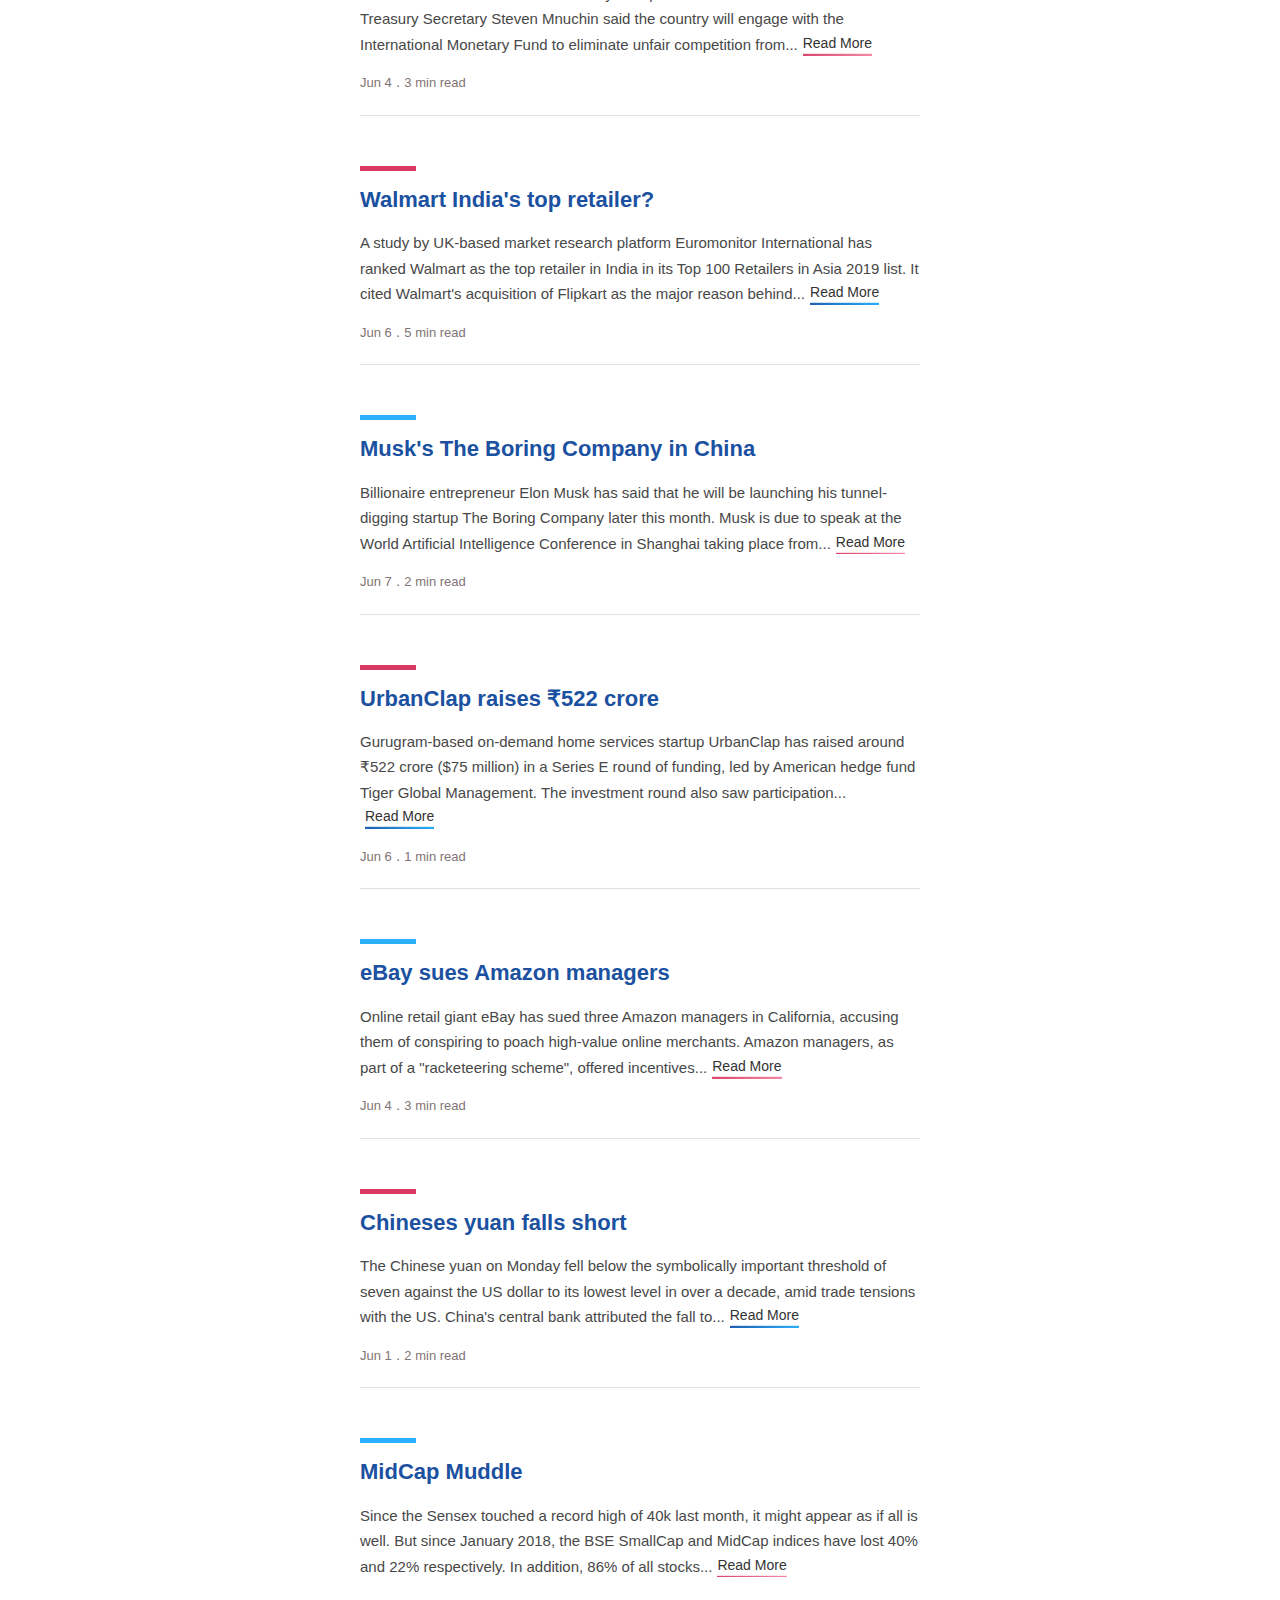
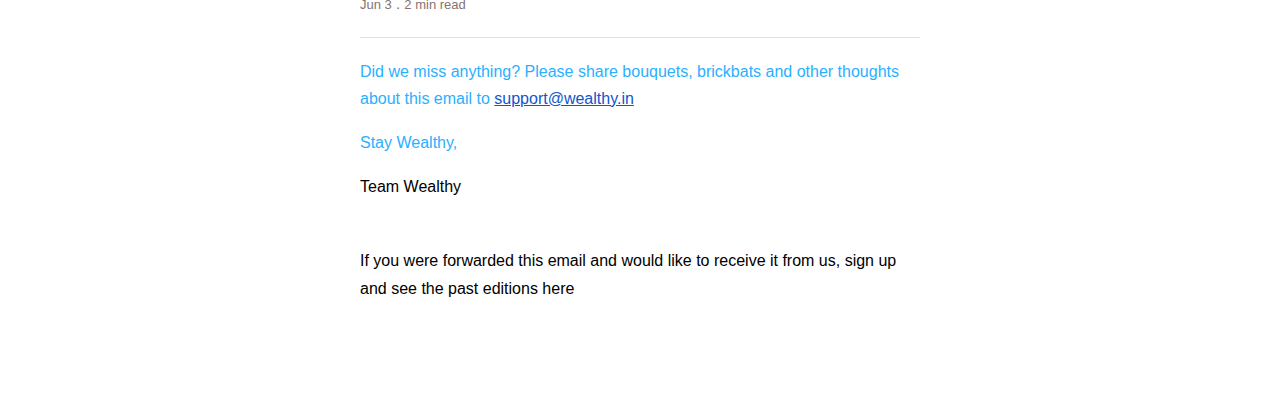
<file: newsletter/newsletter-june-2019.html>
<!DOCTYPE html>
<html lang="en">
  <head>
    <meta charset="UTF-8" />
    <meta name="viewport" content="width=device-width, initial-scale=1.0" />
    <meta http-equiv="X-UA-Compatible" content="ie=edge" />
    <title>Newsletter</title>
    <link rel="stylesheet" href="../style/dashboard.css" />
  </head>
  <body>

    <div class="container">
      <!-- Go Back Button -->
      <div class="back__button-container">
        <a href="../index.html" class="back__button">Go Back</a>
      </div>
      
      <!-- Header Part -->
      <header class="header">
        <div class="header__main">
          <img src="../assets/logo.png" alt="" class="header__main-logo" />
          <h1 class="header__main-title">Money Order</h1>
          <p class="f-m header__main-caption">
            Your daily dose of financial insights
          </p>
          <h2 class="f-m header__main-episode">Season 1 Episode 8</h2>
        </div>
        <div class="header__stamp">
          <img src="../assets/stamp.png" alt="" class="header__stamp-img" />
        </div>
      </header>

      <!-- Postal Background -->
      <div class="postal">
        <div class="postal__background">
          &nbsp;
        </div>
      </div>

      <main class="main">
        <!-- Introduction -->
        <article class="intro">
          <h1 class="f-l newsletter__heading">
            Hey There!
          </h1>
          <p class="lead">
            Each month, we will send you Money Order. In about 200
            words and ten curated topics, we will explain the top talking
            points of the month and why you should care. Basically, if you had
            only three minutes to catch up and entire month's news, the Money
            Order is all you would need.
          </p>
          <p class="lead">
            Plus, we will share three recommendations to escape the news cycle
            and see life through investing. Let's roll!
          </p>
        </article>

        <div class="progress progress--pink">
          &nbsp;
        </div>

        <!-- Newsletters -->
        <article class="newsletter">
          <h2 class="f-l newsletter__heading">
            Bill Gates regains 2nd position
          </h2>

          <p class="lead">
            Microsoft Co-founder Bill Gates has regained the world's
            second-richest person spot with $106 billion wealth, as per
            Bloomberg Billionaires Index. This comes days after French luxury
            goods tycoon Bernard Arnault's wealth surpassed Gates...<a
              class="newsletter__link newsletter__link--blue"
              href="#"
              >Read More</a
            >
          </p>

          <p class="newsletter__footer">
            <span class="newsletter__date">Jun 6</span> .
            <span class="newsletter__time">1 min read</span>
          </p>
        </article>

        <section>
          <div class="empty-space">&nbsp;</div>
          <div class="progress progress--blue">
            &nbsp;
          </div>
        </section>

        <article class="newsletter">
          <h2 class="f-l newsletter__heading">
            June Talking Points
          </h2>

          <ul class="newsletter__bullets">
            <li class="lead">
              Gold touches record high, gets backing from Ray Dalio
            </li>
            <li class="lead">TCS overtakes RIL as most valuable company</li>
            <li class="lead">
              Housing finance companies to stop providing home loans under
              subvention schemes
            </li>
            <li class="lead">
              Poor earnings and FPI tax creates downward pressure on stick
              markets
            </li>
            <li class="lead">
              Slowdown in automotive sector impacts component manufacturers
            </li>
          </ul>
        </article>

        <section>
            <div class="empty-space">&nbsp;</div>
            <div class="progress progress--pink">
              &nbsp;
            </div>
          </section>
        
        <article class="newsletter">
          <h2 class="f-l newsletter__heading">
            No Tesla for India
          </h2>

          <p class="lead">
            Tesla CEO Elon Musk, responding to a Twitter user about the launch
            of the automaker's cars in India, said, "I'm told import duties are
            extremely high (up to 100%), even for electric cars." "This would
            make our cars unaffordable...<a
              class="newsletter__link newsletter__link--blue"
              href="#"
              >Read More</a
            >
          </p>

          <p class="newsletter__footer">
            <span class="newsletter__date">Jun 2</span> .
            <span class="newsletter__time">1 min read</span>
          </p>
        </article>

        <section>
            <div class="empty-space">&nbsp;</div>
            <div class="progress progress--blue">
              &nbsp;
            </div>
          </section>

        <article class="newsletter">
          <h2 class="f-l newsletter__heading">
            China the currency manipulator
          </h2>

          <p class="lead">
            The US has labelled China a currency manipulator for the first time
            since 1994. US Treasury Secretary Steven Mnuchin said the country
            will engage with the International Monetary Fund to eliminate unfair
            competition from...<a class="newsletter__link newsletter__link--pink" href="#"
              >Read More</a
            >
          </p>

          <p class="newsletter__footer">
            <span class="newsletter__date">Jun 4</span> .
            <span class="newsletter__time">3 min read</span>
          </p>
        </article>

        <section>
            <div class="empty-space">&nbsp;</div>
            <div class="progress progress--pink">
              &nbsp;
            </div>
          </section>
        <article class="newsletter">
          <h2 class="f-l newsletter__heading">
            Walmart India's top retailer?
          </h2>

          <p class="lead">
            A study by UK-based market research platform Euromonitor
            International has ranked Walmart as the top retailer in India in its
            Top 100 Retailers in Asia 2019 list. It cited Walmart's acquisition
            of Flipkart as the major reason behind...<a
              class="newsletter__link newsletter__link--blue"
              href="#"
              >Read More</a
            >
          </p>

          <p class="newsletter__footer">
            <span class="newsletter__date">Jun 6</span> .
            <span class="newsletter__time">5 min read</span>
          </p>
        </article>

        <section>
            <div class="empty-space">&nbsp;</div>
            <div class="progress progress--blue">
              &nbsp;
            </div>
          </section>

        <article class="newsletter">
          <h2 class="f-l newsletter__heading">
            Musk's The Boring Company in China
          </h2>

          <p class="lead">
            Billionaire entrepreneur Elon Musk has said that he will be
            launching his tunnel-digging startup The Boring Company later this
            month. Musk is due to speak at the World Artificial Intelligence
            Conference in Shanghai taking place from...<a
              class="newsletter__link newsletter__link--pink"
              href="#"
              >Read More</a
            >
          </p>

          <p class="newsletter__footer">
            <span class="newsletter__date">Jun 7</span> .
            <span class="newsletter__time">2 min read</span>
          </p>
        </article>

        <section>
            <div class="empty-space">&nbsp;</div>
            <div class="progress progress--pink">
              &nbsp;
            </div>
          </section>

        <article class="newsletter">
          <h2 class="f-l newsletter__heading">
            UrbanClap raises &#8377;522 crore
          </h2>

          <p class="lead">
            Gurugram-based on-demand home services startup UrbanClap has raised
            around ₹522 crore ($75 million) in a Series E round of funding, led
            by American hedge fund Tiger Global Management. The investment round
            also saw participation...<a class="newsletter__link newsletter__link--blue" href="#"
              >Read More</a
            >
          </p>

          <p class="newsletter__footer">
            <span class="newsletter__date">Jun 6</span> .
            <span class="newsletter__time">1 min read</span>
          </p>
        </article>

        <section>
            <div class="empty-space">&nbsp;</div>
            <div class="progress progress--blue">
              &nbsp;
            </div>
          </section>

        <article class="newsletter">
          <h2 class="f-l newsletter__heading">
            eBay sues Amazon managers
          </h2>

          <p class="lead">
            Online retail giant eBay has sued three Amazon managers in
            California, accusing them of conspiring to poach high-value online
            merchants. Amazon managers, as part of a "racketeering scheme",
            offered incentives...<a class="newsletter__link newsletter__link--pink" href="#"
              >Read More</a
            >
          </p>

          <p class="newsletter__footer">
            <span class="newsletter__date">Jun 4</span> .
            <span class="newsletter__time">3 min read</span>
          </p>
        </article>

        <section>
            <div class="empty-space">&nbsp;</div>
            <div class="progress progress--pink">
              &nbsp;
            </div>
          </section>

        <article class="newsletter">
          <h2 class="f-l newsletter__heading">
            Chineses yuan falls short
          </h2>

          <p class="lead">
            The Chinese yuan on Monday fell below the symbolically important
            threshold of seven against the US dollar to its lowest level in over
            a decade, amid trade tensions with the US. China's central bank
            attributed the fall to...<a class="newsletter__link newsletter__link--blue" href="#"
              >Read More</a
            >
          </p>

          <p class="newsletter__footer">
            <span class="newsletter__date">Jun 1</span> .
            <span class="newsletter__time">2 min read</span>
          </p>
        </article>

        <section>
            <div class="empty-space">&nbsp;</div>
            <div class="progress progress--blue">
              &nbsp;
            </div>
          </section>

        <article class="newsletter">
            <h2 class="f-l newsletter__heading">MidCap Muddle</h2>
  
            <p class="lead">
              Since the Sensex touched a record high of 40k last month, it might
              appear as if all is well. But since January 2018, the BSE SmallCap
              and MidCap indices have lost 40% and 22% respectively. In addition,
              86% of all stocks...<a
                class="newsletter__link newsletter__link--pink"
                href="#"
                >Read More</a
              >
            </p>
            <p class="newsletter__footer">
              <span class="newsletter__date">Jun 3</span> .
              <span class="newsletter__time">2 min read</span>
            </p>
          </article>
      </main>

      <!-- Footer -->
      <footer class="footer">
          <p class="f-m newsletter__subheading">
              Did we miss anything? Please share bouquets, brickbats and other thoughts about this email to <a href="mailto:support@wealthy.in" target="_blank" class="footer__link">support@wealthy.in</a>
          </p>
          <p class="f-m newsletter__subheading">
            Stay Wealthy,
          </p>          
          <p class="f-m">
            Team Wealthy
          </p>
          <p class="f-m footer__text">
              If you were forwarded this email and would like to receive it from us, sign up and see the past editions here</p>
      </footer>
    </div>


    <script>
      let links = Array.from(document.querySelectorAll('.newsletter__link'));

      links.forEach(link =>  {
        link.addEventListener('click', (e) => {
          e.preventDefault();
        })
      })
    </script>
  </body>
</html>
</file>
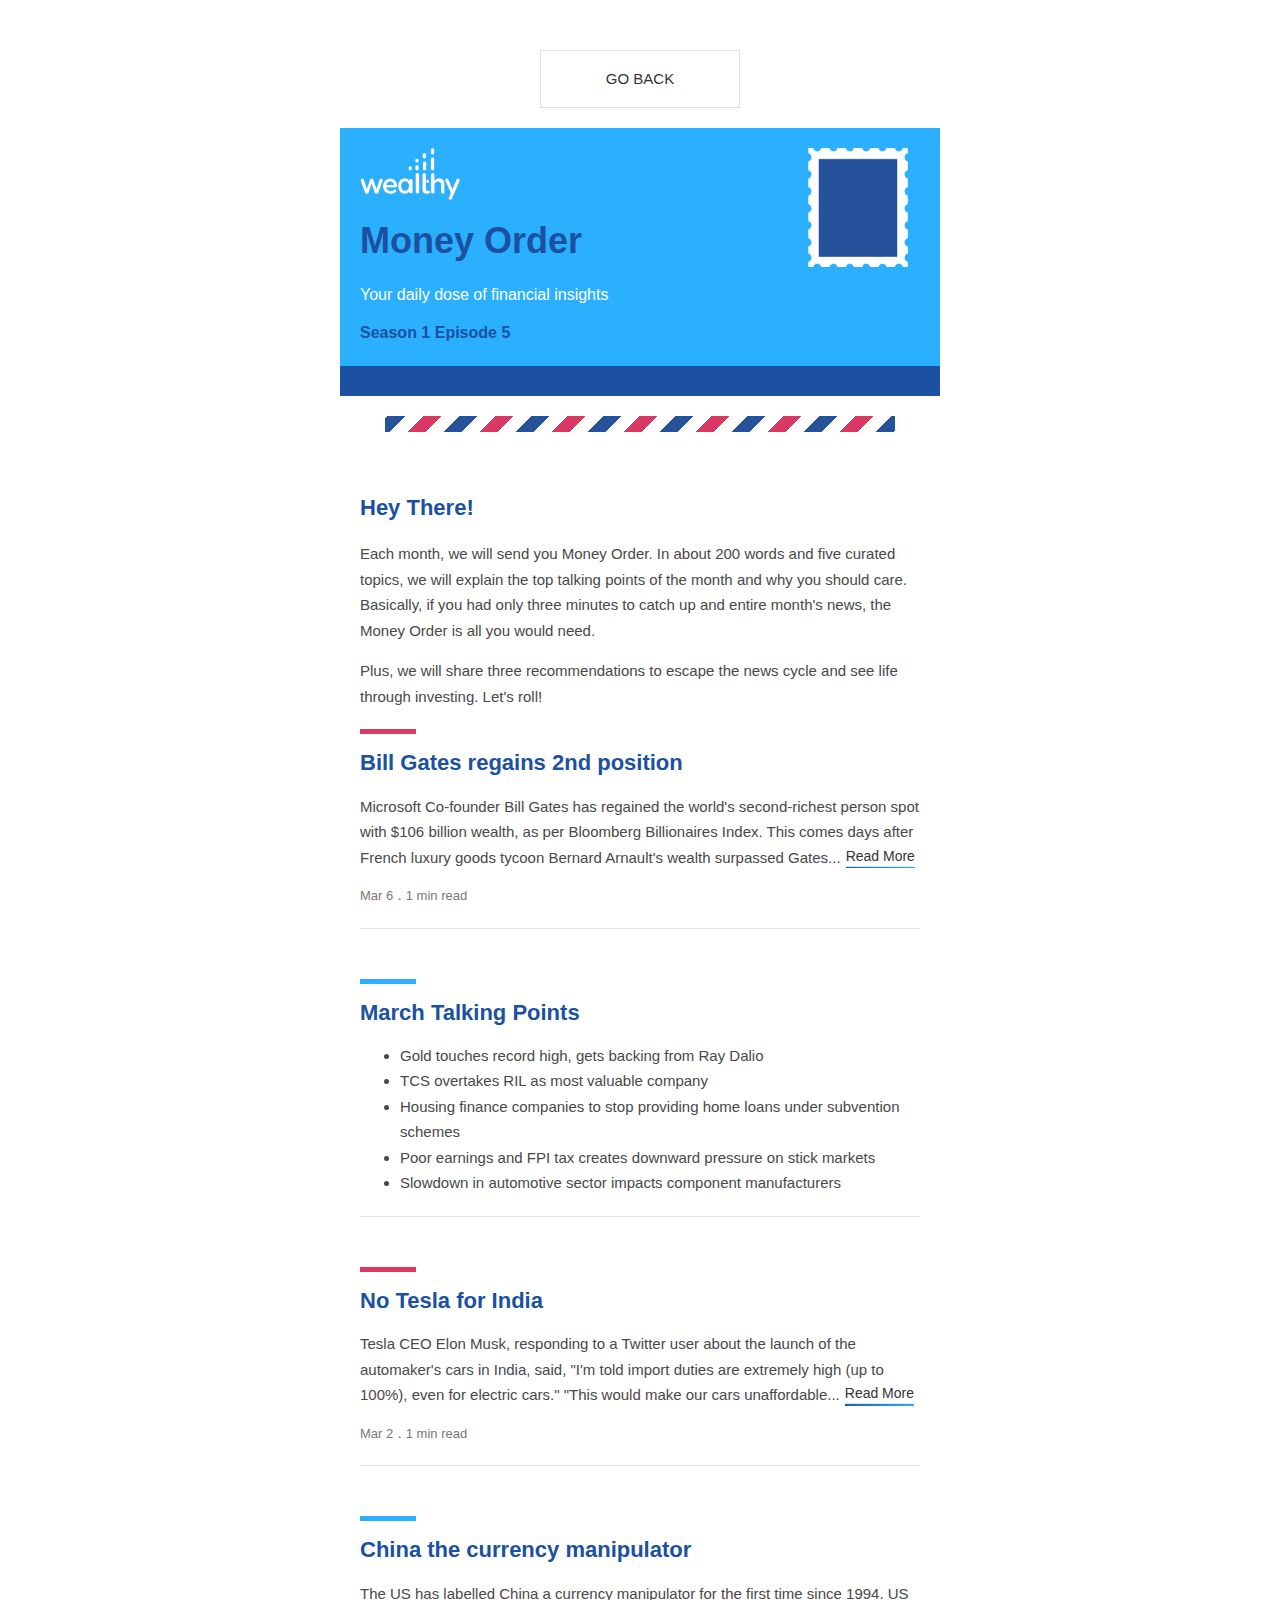
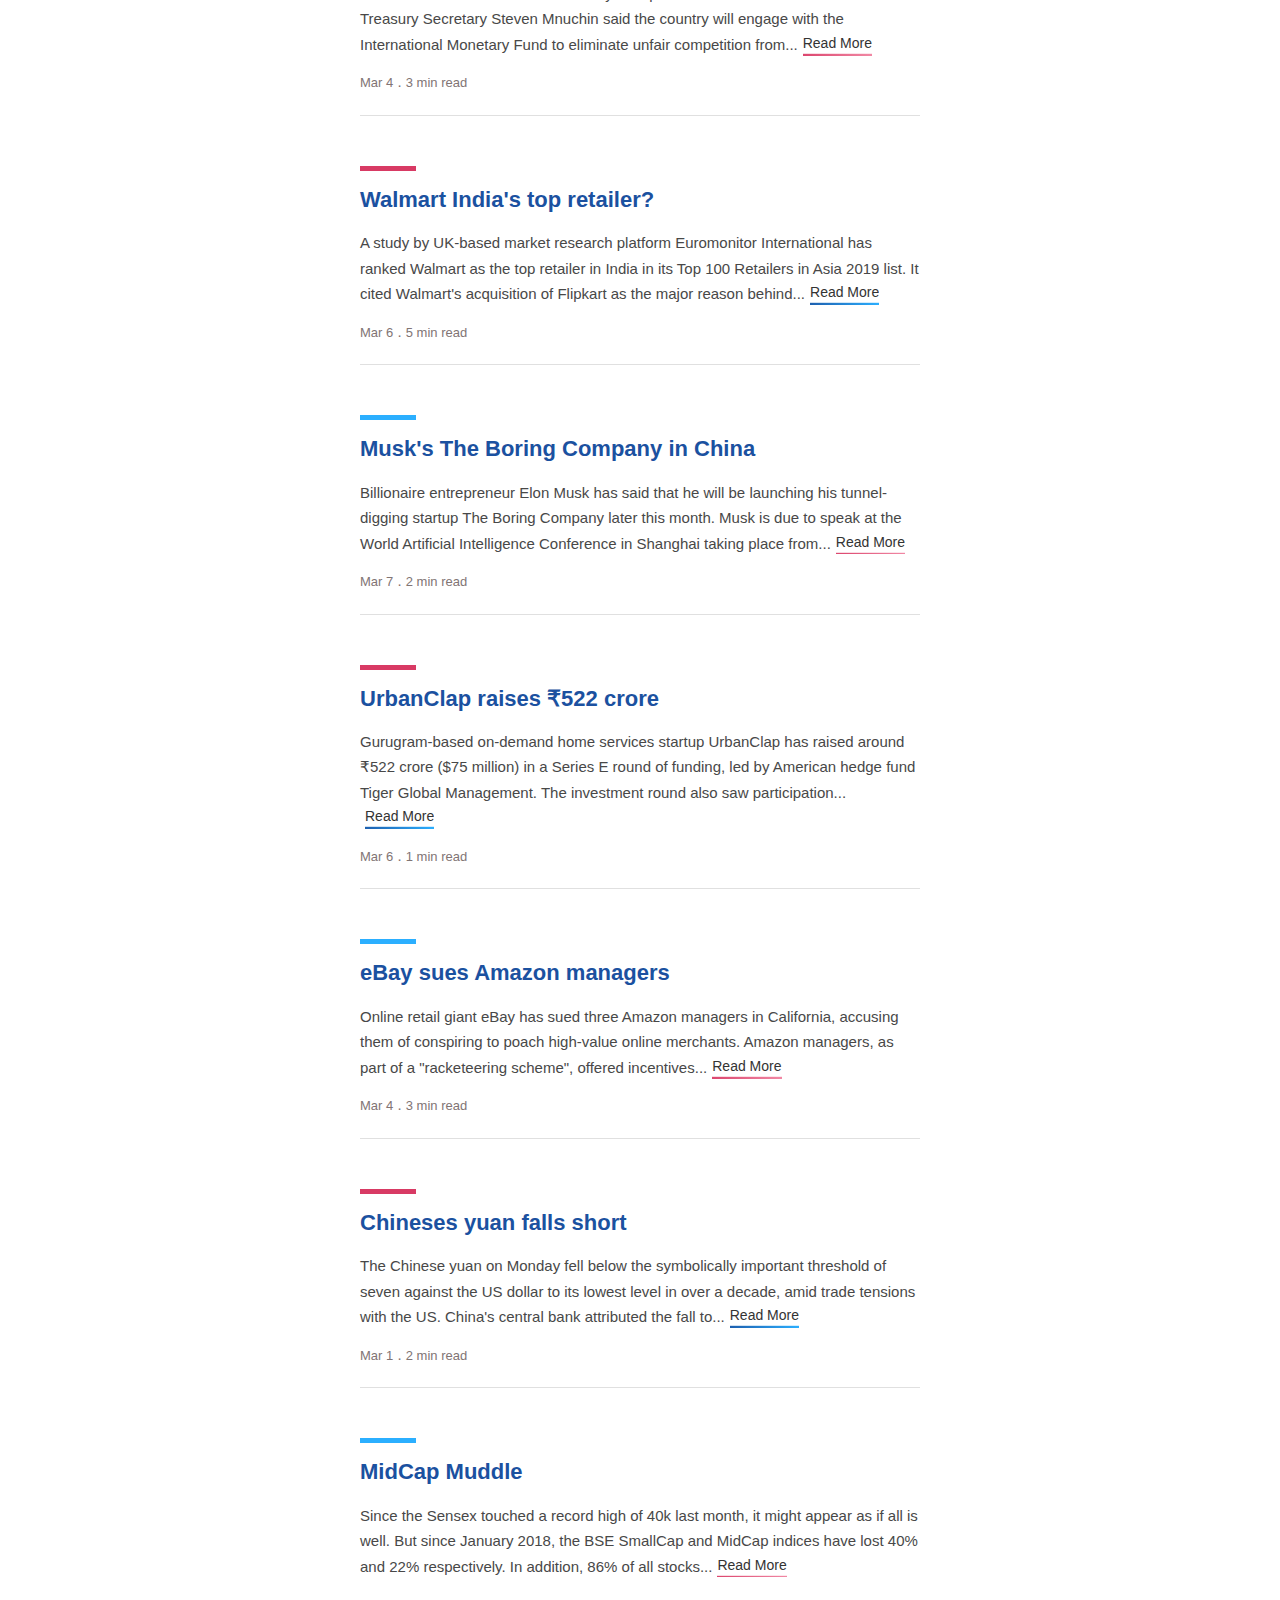
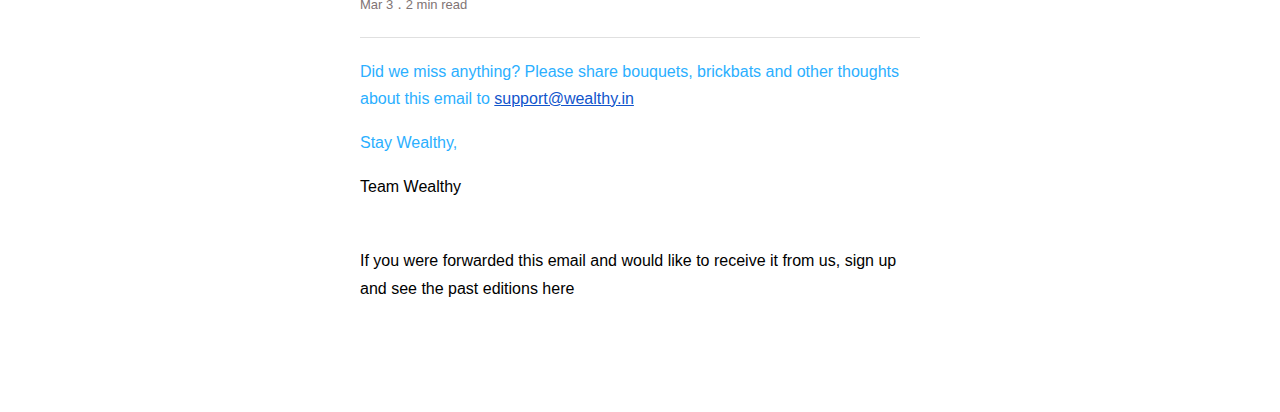
<file: newsletter/newsletter-march-2019.html>
<!DOCTYPE html>
<html lang="en">
  <head>
    <meta charset="UTF-8" />
    <meta name="viewport" content="width=device-width, initial-scale=1.0" />
    <meta http-equiv="X-UA-Compatible" content="ie=edge" />
    <title>Newsletter</title>
    <link rel="stylesheet" href="../style/dashboard.css" />
  </head>
  <body>

    <div class="container">
      <!-- Go Back Button -->
      <div class="back__button-container">
        <a href="../index.html" class="back__button">Go Back</a>
      </div>
      
      <!-- Header Part -->
      <header class="header">
        <div class="header__main">
          <img src="../assets/logo.png" alt="" class="header__main-logo" />
          <h1 class="header__main-title">Money Order</h1>
          <p class="f-m header__main-caption">
            Your daily dose of financial insights
          </p>
          <h2 class="f-m header__main-episode">Season 1 Episode 5</h2>
        </div>
        <div class="header__stamp">
          <img src="../assets/stamp.png" alt="" class="header__stamp-img" />
        </div>
      </header>

      <!-- Postal Background -->
      <div class="postal">
        <div class="postal__background">
          &nbsp;
        </div>
      </div>

      <main class="main">
        <!-- Introduction -->
        <article class="intro">
          <h1 class="f-l newsletter__heading">
            Hey There!
          </h1>
          <p class="lead">
            Each month, we will send you Money Order. In about 200
            words and five curated topics, we will explain the top talking
            points of the month and why you should care. Basically, if you had
            only three minutes to catch up and entire month's news, the Money
            Order is all you would need.
          </p>
          <p class="lead">
            Plus, we will share three recommendations to escape the news cycle
            and see life through investing. Let's roll!
          </p>
        </article>

        <div class="progress progress--pink">
          &nbsp;
        </div>

        <!-- Newsletters -->
        <article class="newsletter">
          <h2 class="f-l newsletter__heading">
            Bill Gates regains 2nd position
          </h2>

          <p class="lead">
            Microsoft Co-founder Bill Gates has regained the world's
            second-richest person spot with $106 billion wealth, as per
            Bloomberg Billionaires Index. This comes days after French luxury
            goods tycoon Bernard Arnault's wealth surpassed Gates...<a
              class="newsletter__link newsletter__link--blue"
              href="#"
              >Read More</a
            >
          </p>

          <p class="newsletter__footer">
            <span class="newsletter__date">Mar 6</span> .
            <span class="newsletter__time">1 min read</span>
          </p>
        </article>

        <section>
          <div class="empty-space">&nbsp;</div>
          <div class="progress progress--blue">
            &nbsp;
          </div>
        </section>

        <article class="newsletter">
          <h2 class="f-l newsletter__heading">
            March Talking Points
          </h2>

          <ul class="newsletter__bullets">
            <li class="lead">
              Gold touches record high, gets backing from Ray Dalio
            </li>
            <li class="lead">TCS overtakes RIL as most valuable company</li>
            <li class="lead">
              Housing finance companies to stop providing home loans under
              subvention schemes
            </li>
            <li class="lead">
              Poor earnings and FPI tax creates downward pressure on stick
              markets
            </li>
            <li class="lead">
              Slowdown in automotive sector impacts component manufacturers
            </li>
          </ul>
        </article>

        <section>
            <div class="empty-space">&nbsp;</div>
            <div class="progress progress--pink">
              &nbsp;
            </div>
          </section>
        
        <article class="newsletter">
          <h2 class="f-l newsletter__heading">
            No Tesla for India
          </h2>

          <p class="lead">
            Tesla CEO Elon Musk, responding to a Twitter user about the launch
            of the automaker's cars in India, said, "I'm told import duties are
            extremely high (up to 100%), even for electric cars." "This would
            make our cars unaffordable...<a
              class="newsletter__link newsletter__link--blue"
              href="#"
              >Read More</a
            >
          </p>

          <p class="newsletter__footer">
            <span class="newsletter__date">Mar 2</span> .
            <span class="newsletter__time">1 min read</span>
          </p>
        </article>

        <section>
            <div class="empty-space">&nbsp;</div>
            <div class="progress progress--blue">
              &nbsp;
            </div>
          </section>

        <article class="newsletter">
          <h2 class="f-l newsletter__heading">
            China the currency manipulator
          </h2>

          <p class="lead">
            The US has labelled China a currency manipulator for the first time
            since 1994. US Treasury Secretary Steven Mnuchin said the country
            will engage with the International Monetary Fund to eliminate unfair
            competition from...<a class="newsletter__link newsletter__link--pink" href="#"
              >Read More</a
            >
          </p>

          <p class="newsletter__footer">
            <span class="newsletter__date">Mar 4</span> .
            <span class="newsletter__time">3 min read</span>
          </p>
        </article>

        <section>
            <div class="empty-space">&nbsp;</div>
            <div class="progress progress--pink">
              &nbsp;
            </div>
          </section>
        <article class="newsletter">
          <h2 class="f-l newsletter__heading">
            Walmart India's top retailer?
          </h2>

          <p class="lead">
            A study by UK-based market research platform Euromonitor
            International has ranked Walmart as the top retailer in India in its
            Top 100 Retailers in Asia 2019 list. It cited Walmart's acquisition
            of Flipkart as the major reason behind...<a
              class="newsletter__link newsletter__link--blue"
              href="#"
              >Read More</a
            >
          </p>

          <p class="newsletter__footer">
            <span class="newsletter__date">Mar 6</span> .
            <span class="newsletter__time">5 min read</span>
          </p>
        </article>

        <section>
            <div class="empty-space">&nbsp;</div>
            <div class="progress progress--blue">
              &nbsp;
            </div>
          </section>

        <article class="newsletter">
          <h2 class="f-l newsletter__heading">
            Musk's The Boring Company in China
          </h2>

          <p class="lead">
            Billionaire entrepreneur Elon Musk has said that he will be
            launching his tunnel-digging startup The Boring Company later this
            month. Musk is due to speak at the World Artificial Intelligence
            Conference in Shanghai taking place from...<a
              class="newsletter__link newsletter__link--pink"
              href="#"
              >Read More</a
            >
          </p>

          <p class="newsletter__footer">
            <span class="newsletter__date">Mar 7</span> .
            <span class="newsletter__time">2 min read</span>
          </p>
        </article>

        <section>
            <div class="empty-space">&nbsp;</div>
            <div class="progress progress--pink">
              &nbsp;
            </div>
          </section>

        <article class="newsletter">
          <h2 class="f-l newsletter__heading">
            UrbanClap raises &#8377;522 crore
          </h2>

          <p class="lead">
            Gurugram-based on-demand home services startup UrbanClap has raised
            around ₹522 crore ($75 million) in a Series E round of funding, led
            by American hedge fund Tiger Global Management. The investment round
            also saw participation...<a class="newsletter__link newsletter__link--blue" href="#"
              >Read More</a
            >
          </p>

          <p class="newsletter__footer">
            <span class="newsletter__date">Mar 6</span> .
            <span class="newsletter__time">1 min read</span>
          </p>
        </article>

        <section>
            <div class="empty-space">&nbsp;</div>
            <div class="progress progress--blue">
              &nbsp;
            </div>
          </section>

        <article class="newsletter">
          <h2 class="f-l newsletter__heading">
            eBay sues Amazon managers
          </h2>

          <p class="lead">
            Online retail giant eBay has sued three Amazon managers in
            California, accusing them of conspiring to poach high-value online
            merchants. Amazon managers, as part of a "racketeering scheme",
            offered incentives...<a class="newsletter__link newsletter__link--pink" href="#"
              >Read More</a
            >
          </p>

          <p class="newsletter__footer">
            <span class="newsletter__date">Mar 4</span> .
            <span class="newsletter__time">3 min read</span>
          </p>
        </article>

        <section>
            <div class="empty-space">&nbsp;</div>
            <div class="progress progress--pink">
              &nbsp;
            </div>
          </section>

        <article class="newsletter">
          <h2 class="f-l newsletter__heading">
            Chineses yuan falls short
          </h2>

          <p class="lead">
            The Chinese yuan on Monday fell below the symbolically important
            threshold of seven against the US dollar to its lowest level in over
            a decade, amid trade tensions with the US. China's central bank
            attributed the fall to...<a class="newsletter__link newsletter__link--blue" href="#"
              >Read More</a
            >
          </p>

          <p class="newsletter__footer">
            <span class="newsletter__date">Mar 1</span> .
            <span class="newsletter__time">2 min read</span>
          </p>
        </article>

        <section>
            <div class="empty-space">&nbsp;</div>
            <div class="progress progress--blue">
              &nbsp;
            </div>
          </section>

        <article class="newsletter">
            <h2 class="f-l newsletter__heading">MidCap Muddle</h2>
  
            <p class="lead">
              Since the Sensex touched a record high of 40k last month, it might
              appear as if all is well. But since January 2018, the BSE SmallCap
              and MidCap indices have lost 40% and 22% respectively. In addition,
              86% of all stocks...<a
                class="newsletter__link newsletter__link--pink"
                href="#"
                >Read More</a
              >
            </p>
            <p class="newsletter__footer">
              <span class="newsletter__date">Mar 3</span> .
              <span class="newsletter__time">2 min read</span>
            </p>
          </article>
      </main>

      <!-- Footer -->
      <footer class="footer">
          <p class="f-m newsletter__subheading">
              Did we miss anything? Please share bouquets, brickbats and other thoughts about this email to <a href="mailto:support@wealthy.in" target="_blank" class="footer__link">support@wealthy.in</a>
          </p>
          <p class="f-m newsletter__subheading">
            Stay Wealthy,
          </p>          
          <p class="f-m">
            Team Wealthy
          </p>
          <p class="f-m footer__text">
              If you were forwarded this email and would like to receive it from us, sign up and see the past editions here</p>
      </footer>
    </div>


    <script>
      let links = Array.from(document.querySelectorAll('.newsletter__link'));
      
      links.forEach(link =>  {
        link.addEventListener('click', (e) => {
          e.preventDefault();
        })
      })
    </script>
  </body>
</html>
</file>
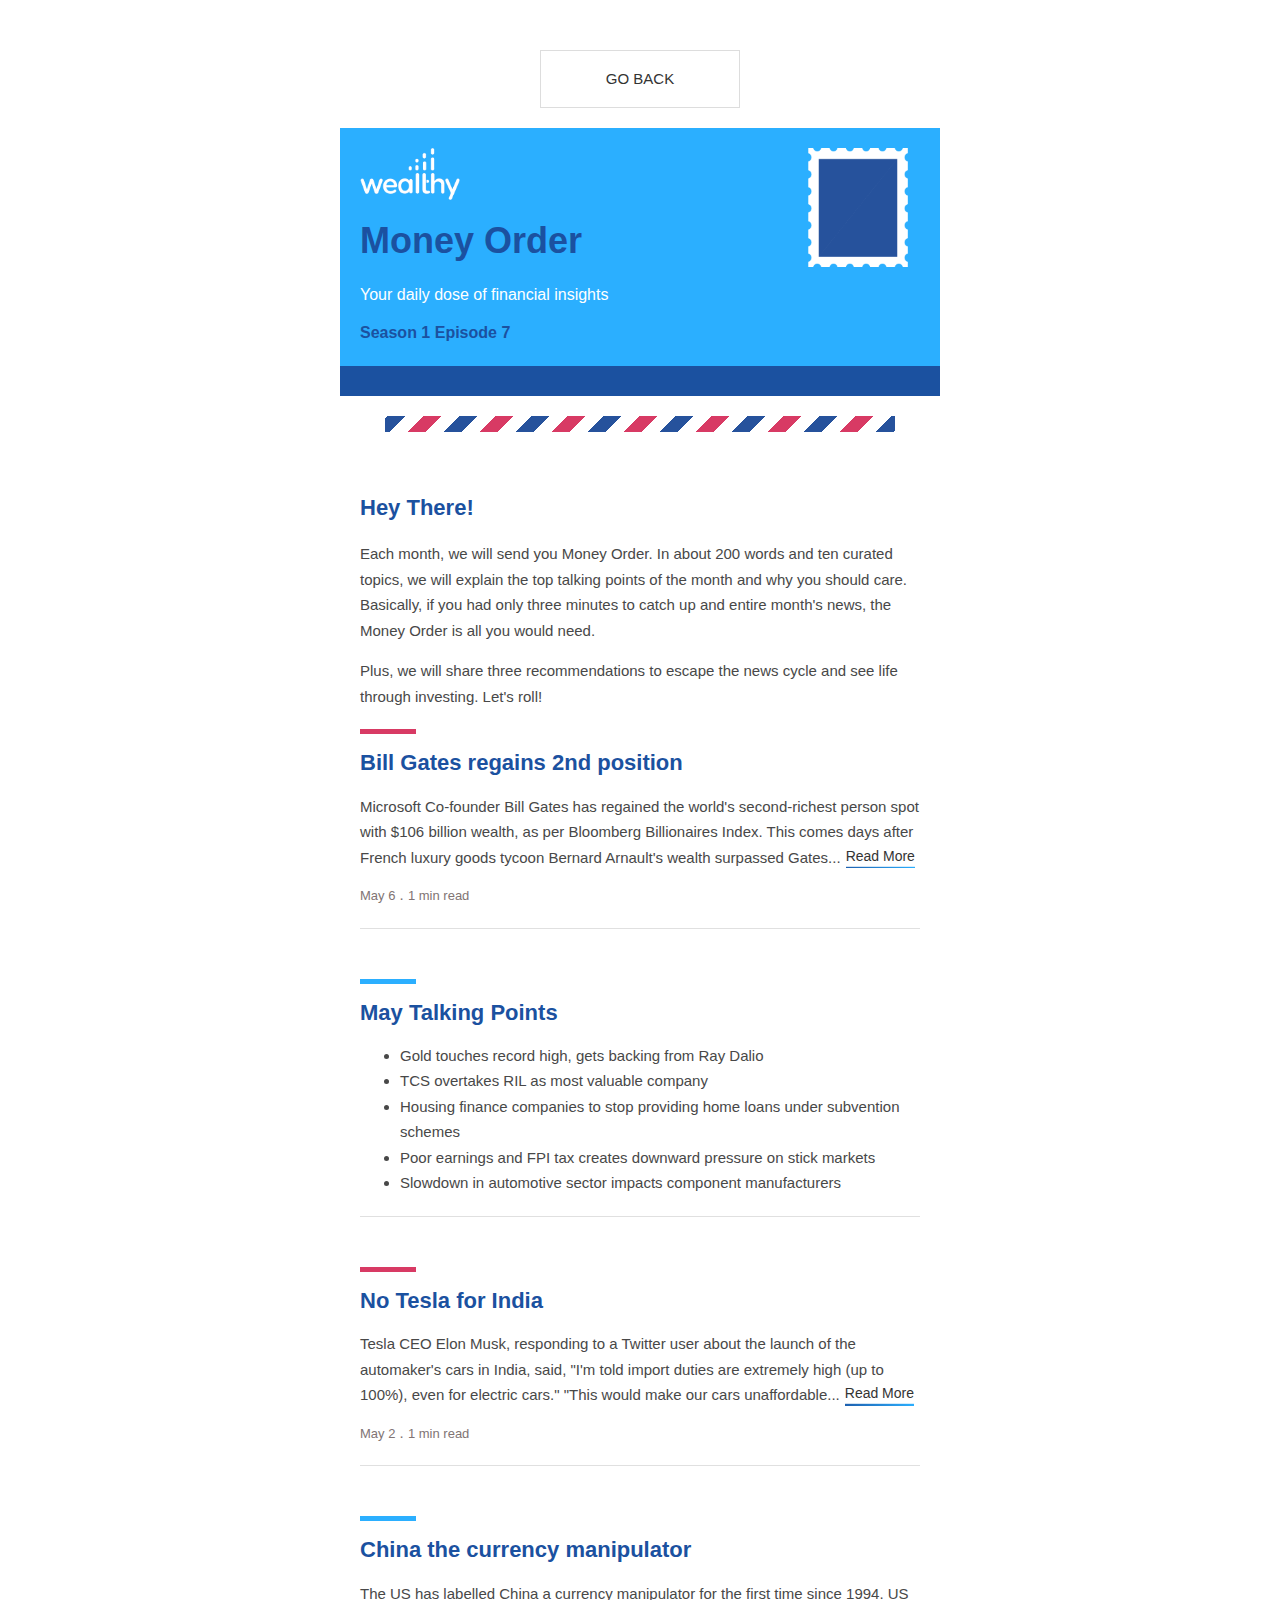
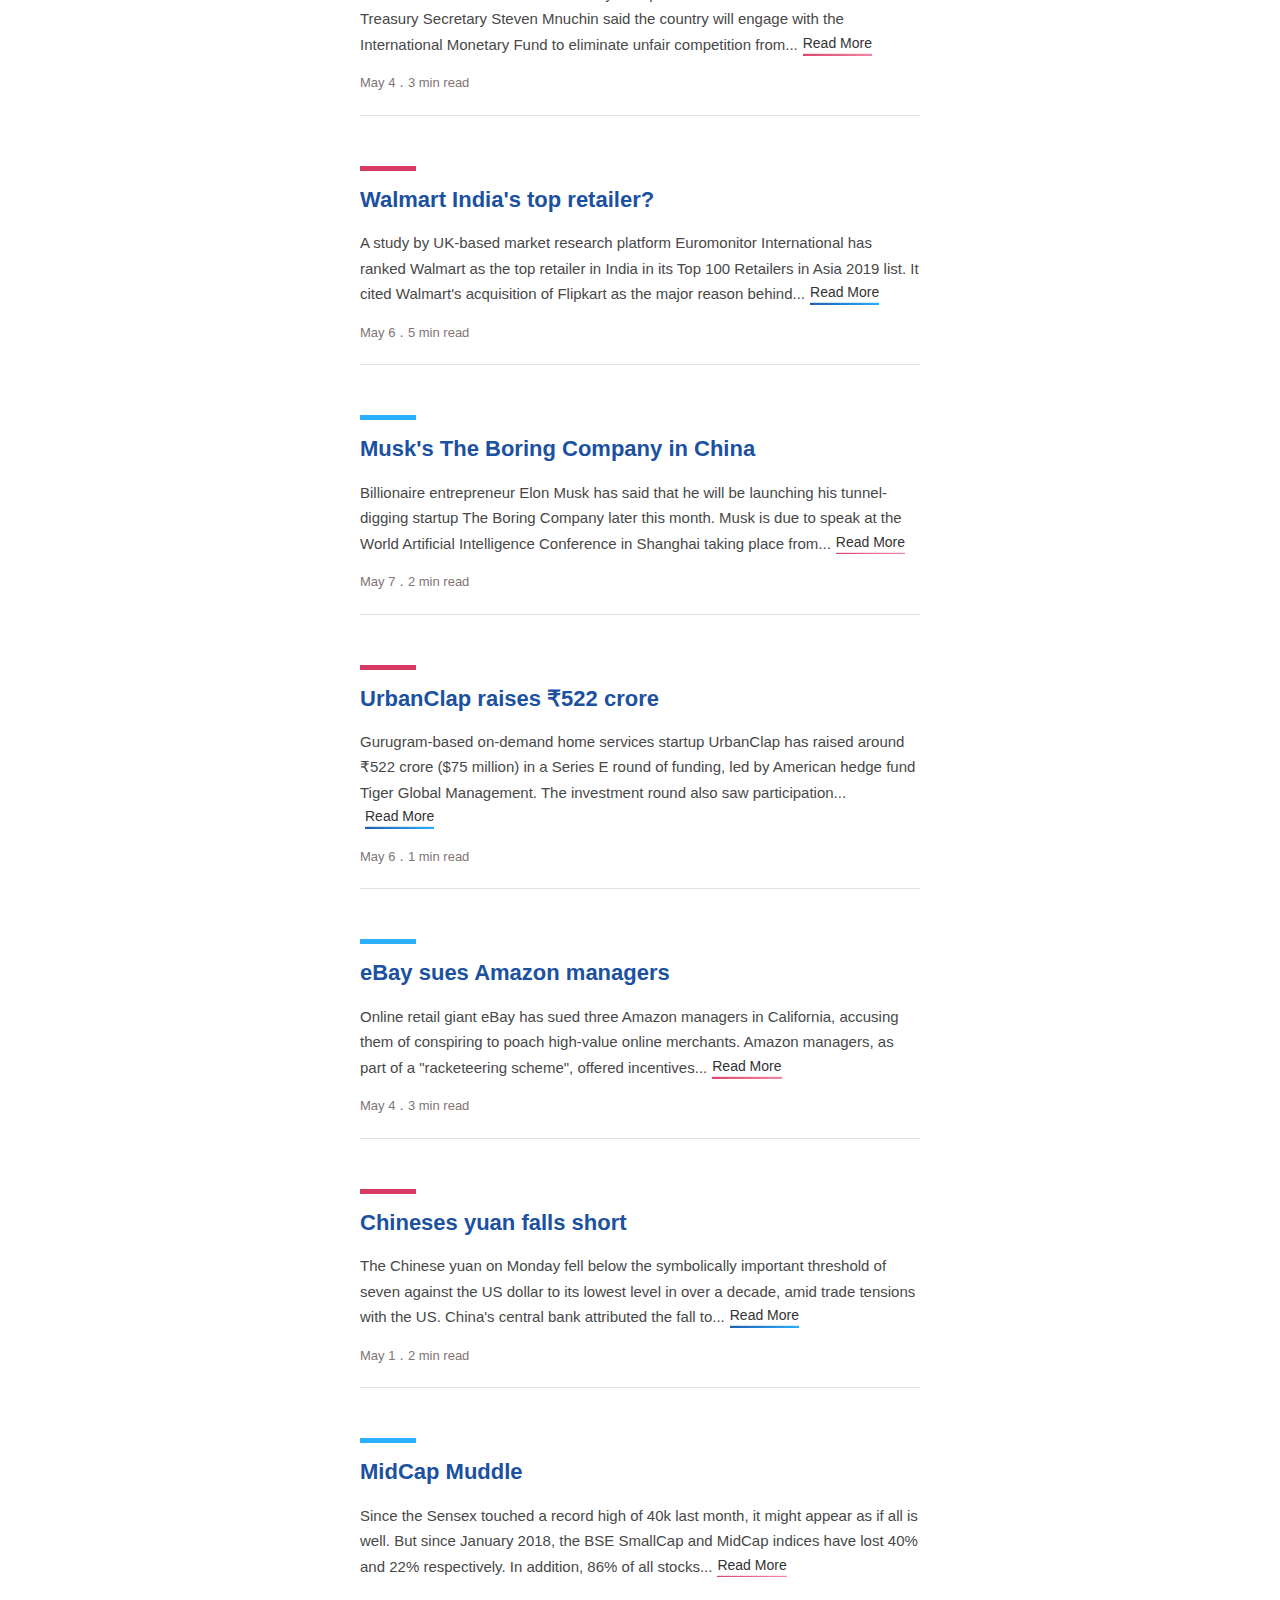
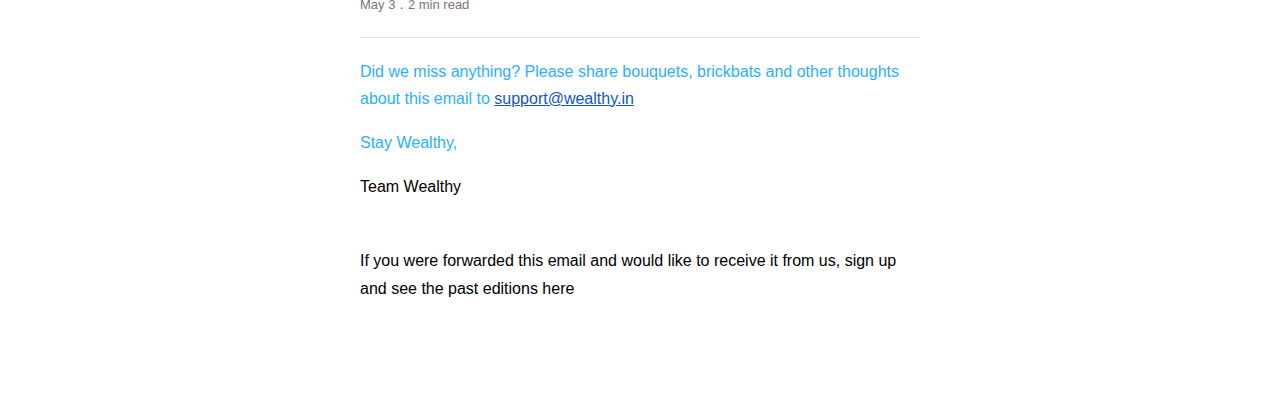
<file: newsletter/newsletter-may-2019.html>
<!DOCTYPE html>
<html lang="en">
  <head>
    <meta charset="UTF-8" />
    <meta name="viewport" content="width=device-width, initial-scale=1.0" />
    <meta http-equiv="X-UA-Compatible" content="ie=edge" />
    <title>Newsletter</title>
    <link rel="stylesheet" href="../style/dashboard.css" />
  </head>
  <body>

    <div class="container">
    <!-- Go Back Button -->
    <div class="back__button-container">
      <a href="../index.html" class="back__button">Go Back</a>
    </div>
      
      <!-- Header Part -->
      <header class="header">
        <div class="header__main">
          <img src="../assets/logo.png" alt="" class="header__main-logo" />
          <h1 class="header__main-title">Money Order</h1>
          <p class="f-m header__main-caption">
            Your daily dose of financial insights
          </p>
          <h2 class="f-m header__main-episode">Season 1 Episode 7</h2>
        </div>
        <div class="header__stamp">
          <img src="../assets/stamp.png" alt="" class="header__stamp-img" />
        </div>
      </header>

      <!-- Postal Background -->
      <div class="postal">
        <div class="postal__background">
          &nbsp;
        </div>
      </div>

      <main class="main">
        <!-- Introduction -->
        <article class="intro">
          <h1 class="f-l newsletter__heading">
            Hey There!
          </h1>
        
          <p class="lead">
            Each month, we will send you Money Order. In about 200
            words and ten curated topics, we will explain the top talking
            points of the month and why you should care. Basically, if you had
            only three minutes to catch up and entire month's news, the Money
            Order is all you would need.
          </p>
          <p class="lead">
            Plus, we will share three recommendations to escape the news cycle
            and see life through investing. Let's roll!
          </p>
        </article>

        <div class="progress progress--pink">
          &nbsp;
        </div>

        <!-- Newsletters -->
        <article class="newsletter">
          <h2 class="f-l newsletter__heading">
            Bill Gates regains 2nd position
          </h2>

          <p class="lead">
            Microsoft Co-founder Bill Gates has regained the world's
            second-richest person spot with $106 billion wealth, as per
            Bloomberg Billionaires Index. This comes days after French luxury
            goods tycoon Bernard Arnault's wealth surpassed Gates...<a
              class="newsletter__link newsletter__link--blue"
              href="#"
              >Read More</a
            >
          </p>

          <p class="newsletter__footer">
            <span class="newsletter__date">May 6</span> .
            <span class="newsletter__time">1 min read</span>
          </p>
        </article>

        <section>
          <div class="empty-space">&nbsp;</div>
          <div class="progress progress--blue">
            &nbsp;
          </div>
        </section>

        <article class="newsletter">
          <h2 class="f-l newsletter__heading">
            May Talking Points
          </h2>

          <ul class="newsletter__bullets">
            <li class="lead">
              Gold touches record high, gets backing from Ray Dalio
            </li>
            <li class="lead">TCS overtakes RIL as most valuable company</li>
            <li class="lead">
              Housing finance companies to stop providing home loans under
              subvention schemes
            </li>
            <li class="lead">
              Poor earnings and FPI tax creates downward pressure on stick
              markets
            </li>
            <li class="lead">
              Slowdown in automotive sector impacts component manufacturers
            </li>
          </ul>
        </article>

        <section>
            <div class="empty-space">&nbsp;</div>
            <div class="progress progress--pink">
              &nbsp;
            </div>
          </section>
        
        <article class="newsletter">
          <h2 class="f-l newsletter__heading">
            No Tesla for India
          </h2>

          <p class="lead">
            Tesla CEO Elon Musk, responding to a Twitter user about the launch
            of the automaker's cars in India, said, "I'm told import duties are
            extremely high (up to 100%), even for electric cars." "This would
            make our cars unaffordable...<a
              class="newsletter__link newsletter__link--blue"
              href="#"
              >Read More</a
            >
          </p>

          <p class="newsletter__footer">
            <span class="newsletter__date">May 2</span> .
            <span class="newsletter__time">1 min read</span>
          </p>
        </article>

        <section>
            <div class="empty-space">&nbsp;</div>
            <div class="progress progress--blue">
              &nbsp;
            </div>
          </section>

        <article class="newsletter">
          <h2 class="f-l newsletter__heading">
            China the currency manipulator
          </h2>

          <p class="lead">
            The US has labelled China a currency manipulator for the first time
            since 1994. US Treasury Secretary Steven Mnuchin said the country
            will engage with the International Monetary Fund to eliminate unfair
            competition from...<a class="newsletter__link newsletter__link--pink" href="#"
              >Read More</a
            >
          </p>

          <p class="newsletter__footer">
            <span class="newsletter__date">May 4</span> .
            <span class="newsletter__time">3 min read</span>
          </p>
        </article>

        <section>
            <div class="empty-space">&nbsp;</div>
            <div class="progress progress--pink">
              &nbsp;
            </div>
          </section>
        <article class="newsletter">
          <h2 class="f-l newsletter__heading">
            Walmart India's top retailer?
          </h2>

          <p class="lead">
            A study by UK-based market research platform Euromonitor
            International has ranked Walmart as the top retailer in India in its
            Top 100 Retailers in Asia 2019 list. It cited Walmart's acquisition
            of Flipkart as the major reason behind...<a
              class="newsletter__link newsletter__link--blue"
              href="#"
              >Read More</a
            >
          </p>

          <p class="newsletter__footer">
            <span class="newsletter__date">May 6</span> .
            <span class="newsletter__time">5 min read</span>
          </p>
        </article>

        <section>
            <div class="empty-space">&nbsp;</div>
            <div class="progress progress--blue">
              &nbsp;
            </div>
          </section>

        <article class="newsletter">
          <h2 class="f-l newsletter__heading">
            Musk's The Boring Company in China
          </h2>

          <p class="lead">
            Billionaire entrepreneur Elon Musk has said that he will be
            launching his tunnel-digging startup The Boring Company later this
            month. Musk is due to speak at the World Artificial Intelligence
            Conference in Shanghai taking place from...<a
              class="newsletter__link newsletter__link--pink"
              href="#"
              >Read More</a
            >
          </p>

          <p class="newsletter__footer">
            <span class="newsletter__date">May 7</span> .
            <span class="newsletter__time">2 min read</span>
          </p>
        </article>

        <section>
            <div class="empty-space">&nbsp;</div>
            <div class="progress progress--pink">
              &nbsp;
            </div>
          </section>

        <article class="newsletter">
          <h2 class="f-l newsletter__heading">
            UrbanClap raises &#8377;522 crore
          </h2>

          <p class="lead">
            Gurugram-based on-demand home services startup UrbanClap has raised
            around ₹522 crore ($75 million) in a Series E round of funding, led
            by American hedge fund Tiger Global Management. The investment round
            also saw participation...<a class="newsletter__link newsletter__link--blue" href="#"
              >Read More</a
            >
          </p>

          <p class="newsletter__footer">
            <span class="newsletter__date">May 6</span> .
            <span class="newsletter__time">1 min read</span>
          </p>
        </article>

        <section>
            <div class="empty-space">&nbsp;</div>
            <div class="progress progress--blue">
              &nbsp;
            </div>
          </section>

        <article class="newsletter">
          <h2 class="f-l newsletter__heading">
            eBay sues Amazon managers
          </h2>

          <p class="lead">
            Online retail giant eBay has sued three Amazon managers in
            California, accusing them of conspiring to poach high-value online
            merchants. Amazon managers, as part of a "racketeering scheme",
            offered incentives...<a class="newsletter__link newsletter__link--pink" href="#"
              >Read More</a
            >
          </p>

          <p class="newsletter__footer">
            <span class="newsletter__date">May 4</span> .
            <span class="newsletter__time">3 min read</span>
          </p>
        </article>

        <section>
            <div class="empty-space">&nbsp;</div>
            <div class="progress progress--pink">
              &nbsp;
            </div>
          </section>

        <article class="newsletter">
          <h2 class="f-l newsletter__heading">
            Chineses yuan falls short
          </h2>

          <p class="lead">
            The Chinese yuan on Monday fell below the symbolically important
            threshold of seven against the US dollar to its lowest level in over
            a decade, amid trade tensions with the US. China's central bank
            attributed the fall to...<a class="newsletter__link newsletter__link--blue" href="#"
              >Read More</a
            >
          </p>

          <p class="newsletter__footer">
            <span class="newsletter__date">May 1</span> .
            <span class="newsletter__time">2 min read</span>
          </p>
        </article>

        <section>
            <div class="empty-space">&nbsp;</div>
            <div class="progress progress--blue">
              &nbsp;
            </div>
          </section>

        <article class="newsletter">
            <h2 class="f-l newsletter__heading">MidCap Muddle</h2>
  
            <p class="lead">
              Since the Sensex touched a record high of 40k last month, it might
              appear as if all is well. But since January 2018, the BSE SmallCap
              and MidCap indices have lost 40% and 22% respectively. In addition,
              86% of all stocks...<a
                class="newsletter__link newsletter__link--pink"
                href="#"
                >Read More</a
              >
            </p>
            <p class="newsletter__footer">
              <span class="newsletter__date">May 3</span> .
              <span class="newsletter__time">2 min read</span>
            </p>
          </article>
      </main>

      <!-- Footer -->
      <footer class="footer">
          <p class="f-m newsletter__subheading">
              Did we miss anything? Please share bouquets, brickbats and other thoughts about this email to <a href="mailto:support@wealthy.in" target="_blank" class="footer__link">support@wealthy.in</a>
          </p>
          <p class="f-m newsletter__subheading">
            Stay Wealthy,
          </p>          
          <p class="f-m">
            Team Wealthy
          </p>
          <p class="f-m footer__text">
              If you were forwarded this email and would like to receive it from us, sign up and see the past editions here</p>
      </footer>
    </div>


    <script>
      let links = Array.from(document.querySelectorAll('.newsletter__link'));

      links.forEach(link =>  {
        link.addEventListener('click', (e) => {
          e.preventDefault();
        })
      })
    </script>
  </body>
</html>
</file>
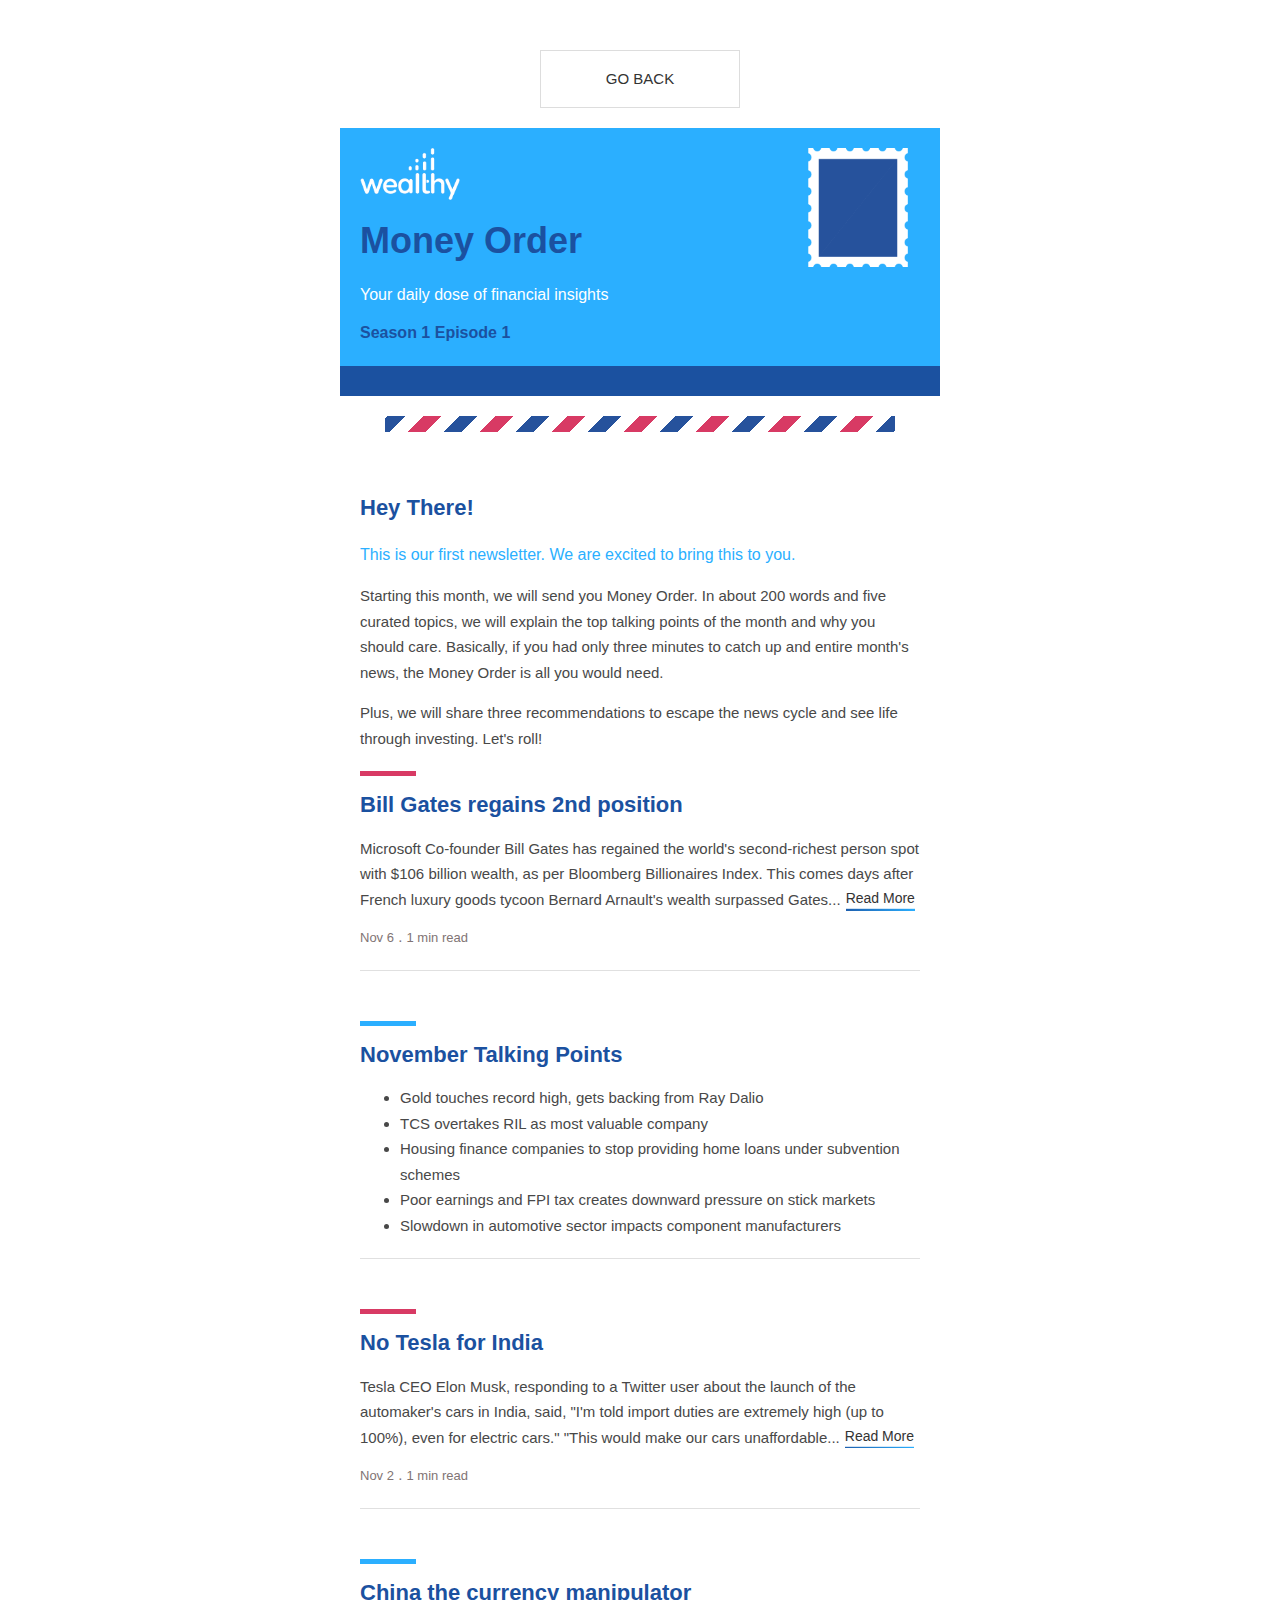
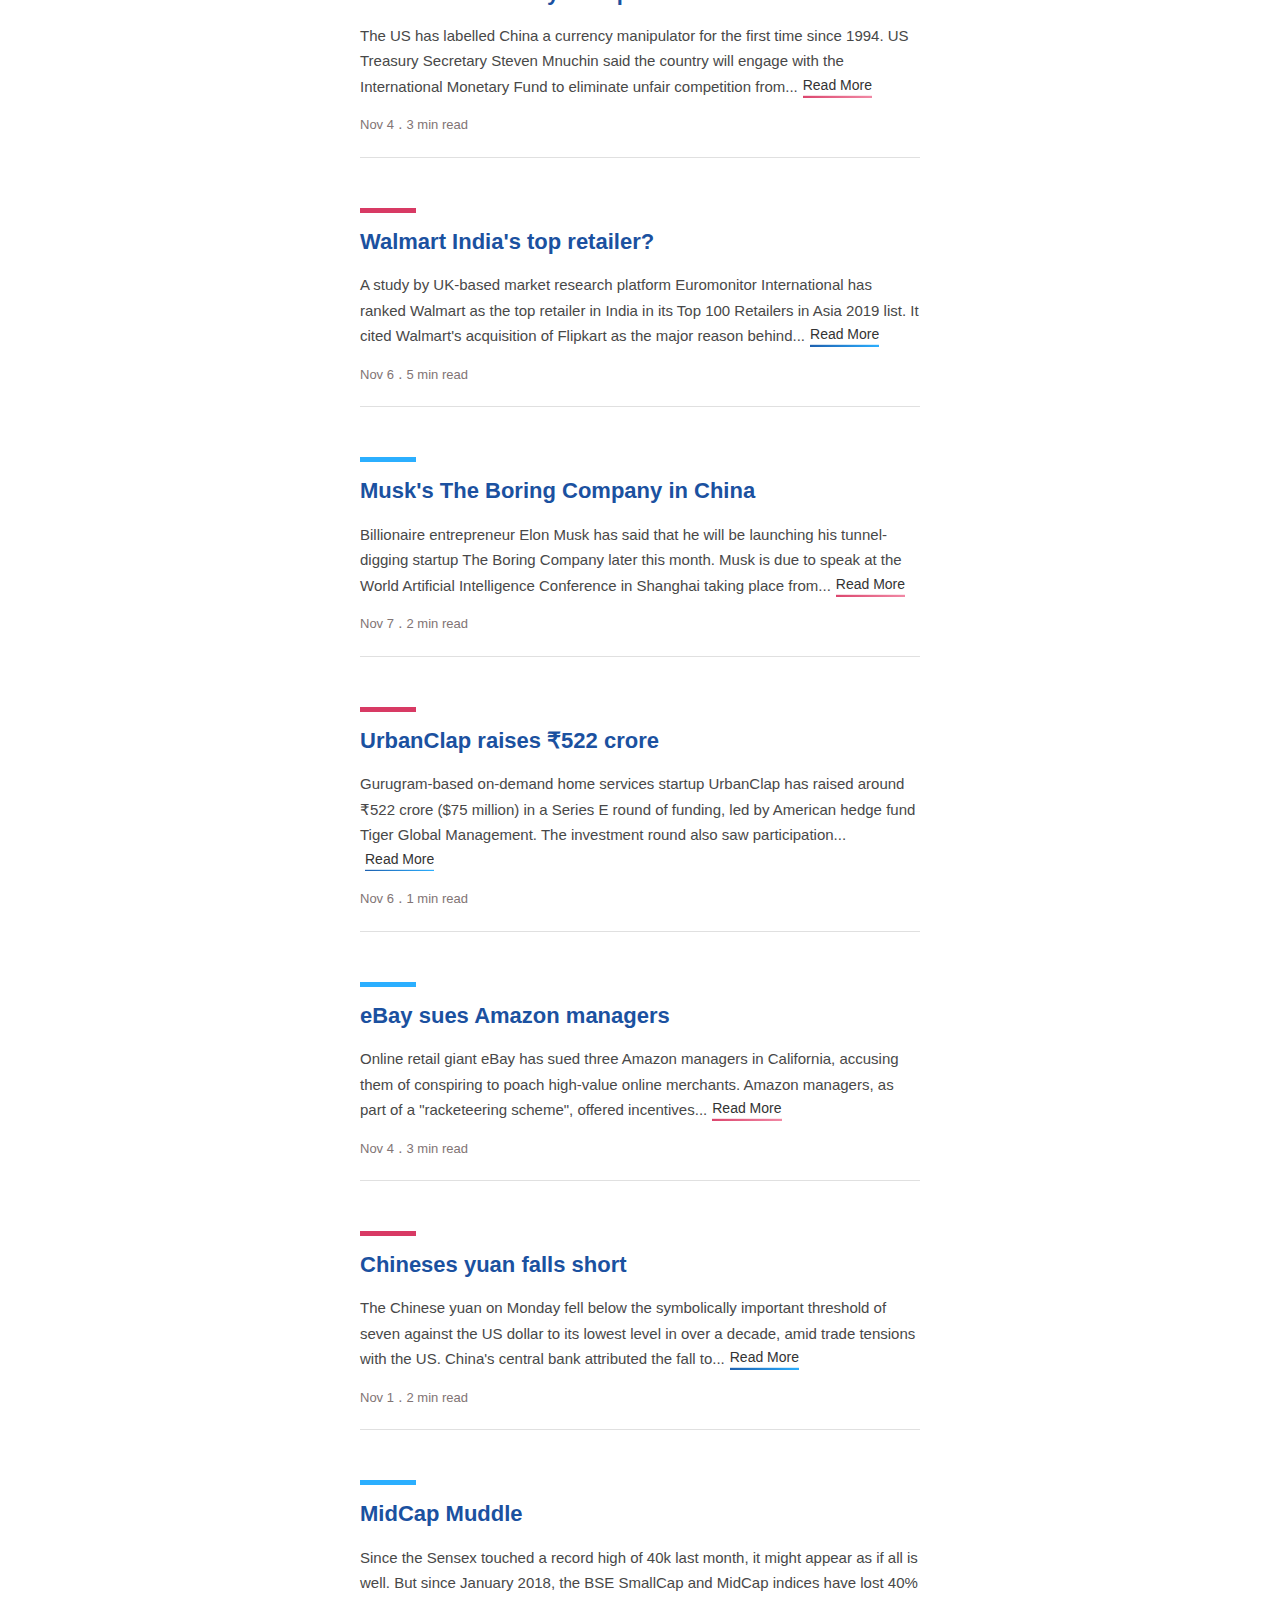
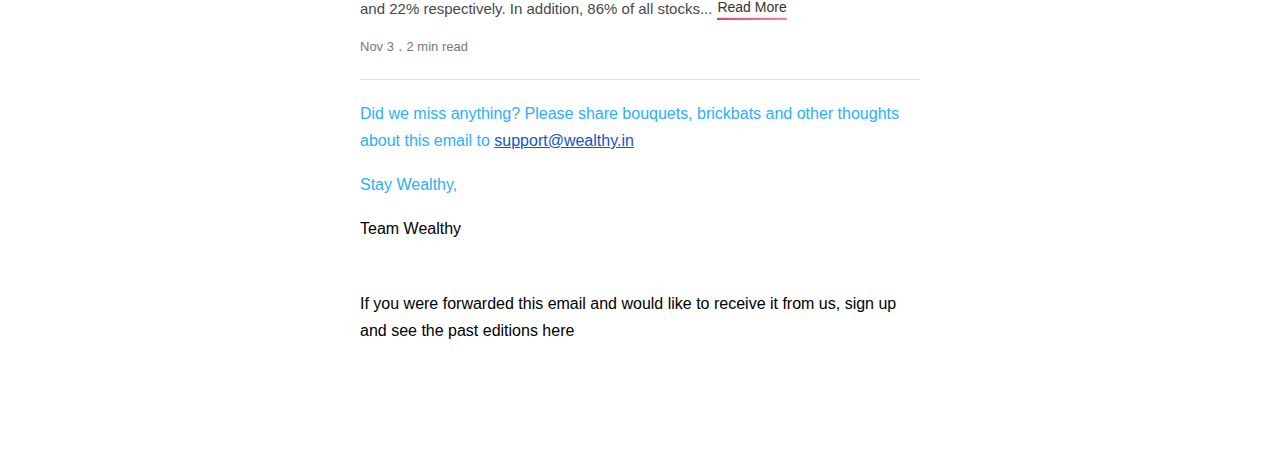
<file: newsletter/newsletter-november-2018.html>
<!DOCTYPE html>
<html lang="en">
  <head>
    <meta charset="UTF-8" />
    <meta name="viewport" content="width=device-width, initial-scale=1.0" />
    <meta http-equiv="X-UA-Compatible" content="ie=edge" />
    <title>Newsletter</title>
    <link rel="stylesheet" href="../style/dashboard.css" />
  </head>
  <body>
    <div class="container">
    <!-- Go Back Button -->
    <div class="back__button-container">
      <a href="../index.html" class="back__button">Go Back</a>
    </div>

      <!-- Header Part -->
      <header class="header">
        <div class="header__main">
          <img src="../assets/logo.png" alt="" class="header__main-logo" />
          <h1 class="header__main-title">Money Order</h1>
          <p class="f-m header__main-caption">
            Your daily dose of financial insights
          </p>
          <h2 class="f-m header__main-episode">Season 1 Episode 1</h2>
        </div>
        <div class="header__stamp">
          <img src="../assets/stamp.png" alt="" class="header__stamp-img" />
        </div>
      </header>

      <!-- Postal Background -->
      <div class="postal">
        <div class="postal__background">
          &nbsp;
        </div>
      </div>

      <main class="main">
        <!-- Introduction -->
        <article class="intro">
          <h1 class="f-l newsletter__heading">
            Hey There!
          </h1>
          <p class="f-m newsletter__subheading">
            This is our first newsletter. We are excited to bring this to you.
          </p>
          <p class="lead">
            Starting this month, we will send you Money Order. In about 200
            words and five curated topics, we will explain the top talking
            points of the month and why you should care. Basically, if you had
            only three minutes to catch up and entire month's news, the Money
            Order is all you would need.
          </p>
          <p class="lead">
            Plus, we will share three recommendations to escape the news cycle
            and see life through investing. Let's roll!
          </p>
        </article>

        <div class="progress progress--pink">
          &nbsp;
        </div>

        <!-- Newsletters -->
        <article class="newsletter">
          <h2 class="f-l newsletter__heading">
            Bill Gates regains 2nd position
          </h2>

          <p class="lead">
            Microsoft Co-founder Bill Gates has regained the world's
            second-richest person spot with $106 billion wealth, as per
            Bloomberg Billionaires Index. This comes days after French luxury
            goods tycoon Bernard Arnault's wealth surpassed Gates...<a
              class="newsletter__link newsletter__link--blue"
              href="#"
              >Read More</a
            >
          </p>

          <p class="newsletter__footer">
            <span class="newsletter__date">Nov 6</span> .
            <span class="newsletter__time">1 min read</span>
          </p>
        </article>

        <section>
          <div class="empty-space">&nbsp;</div>
          <div class="progress progress--blue">
            &nbsp;
          </div>
        </section>

        <article class="newsletter">
          <h2 class="f-l newsletter__heading">
            November Talking Points
          </h2>

          <ul class="newsletter__bullets">
            <li class="lead">
              Gold touches record high, gets backing from Ray Dalio
            </li>
            <li class="lead">TCS overtakes RIL as most valuable company</li>
            <li class="lead">
              Housing finance companies to stop providing home loans under
              subvention schemes
            </li>
            <li class="lead">
              Poor earnings and FPI tax creates downward pressure on stick
              markets
            </li>
            <li class="lead">
              Slowdown in automotive sector impacts component manufacturers
            </li>
          </ul>
        </article>

        <section>
            <div class="empty-space">&nbsp;</div>
            <div class="progress progress--pink">
              &nbsp;
            </div>
          </section>
        
        <article class="newsletter">
          <h2 class="f-l newsletter__heading">
            No Tesla for India
          </h2>

          <p class="lead">
            Tesla CEO Elon Musk, responding to a Twitter user about the launch
            of the automaker's cars in India, said, "I'm told import duties are
            extremely high (up to 100%), even for electric cars." "This would
            make our cars unaffordable...<a
              class="newsletter__link newsletter__link--blue"
              href="#"
              >Read More</a
            >
          </p>

          <p class="newsletter__footer">
            <span class="newsletter__date">Nov 2</span> .
            <span class="newsletter__time">1 min read</span>
          </p>
        </article>

        <section>
            <div class="empty-space">&nbsp;</div>
            <div class="progress progress--blue">
              &nbsp;
            </div>
          </section>

        <article class="newsletter">
          <h2 class="f-l newsletter__heading">
            China the currency manipulator
          </h2>

          <p class="lead">
            The US has labelled China a currency manipulator for the first time
            since 1994. US Treasury Secretary Steven Mnuchin said the country
            will engage with the International Monetary Fund to eliminate unfair
            competition from...<a class="newsletter__link newsletter__link--pink" href="#"
              >Read More</a
            >
          </p>

          <p class="newsletter__footer">
            <span class="newsletter__date">Nov 4</span> .
            <span class="newsletter__time">3 min read</span>
          </p>
        </article>

        <section>
            <div class="empty-space">&nbsp;</div>
            <div class="progress progress--pink">
              &nbsp;
            </div>
          </section>
        <article class="newsletter">
          <h2 class="f-l newsletter__heading">
            Walmart India's top retailer?
          </h2>

          <p class="lead">
            A study by UK-based market research platform Euromonitor
            International has ranked Walmart as the top retailer in India in its
            Top 100 Retailers in Asia 2019 list. It cited Walmart's acquisition
            of Flipkart as the major reason behind...<a
              class="newsletter__link newsletter__link--blue"
              href="#"
              >Read More</a
            >
          </p>

          <p class="newsletter__footer">
            <span class="newsletter__date">Nov 6</span> .
            <span class="newsletter__time">5 min read</span>
          </p>
        </article>

        <section>
            <div class="empty-space">&nbsp;</div>
            <div class="progress progress--blue">
              &nbsp;
            </div>
          </section>

        <article class="newsletter">
          <h2 class="f-l newsletter__heading">
            Musk's The Boring Company in China
          </h2>

          <p class="lead">
            Billionaire entrepreneur Elon Musk has said that he will be
            launching his tunnel-digging startup The Boring Company later this
            month. Musk is due to speak at the World Artificial Intelligence
            Conference in Shanghai taking place from...<a
              class="newsletter__link newsletter__link--pink"
              href="#"
              >Read More</a
            >
          </p>

          <p class="newsletter__footer">
            <span class="newsletter__date">Nov 7</span> .
            <span class="newsletter__time">2 min read</span>
          </p>
        </article>

        <section>
            <div class="empty-space">&nbsp;</div>
            <div class="progress progress--pink">
              &nbsp;
            </div>
          </section>

        <article class="newsletter">
          <h2 class="f-l newsletter__heading">
            UrbanClap raises &#8377;522 crore
          </h2>

          <p class="lead">
            Gurugram-based on-demand home services startup UrbanClap has raised
            around ₹522 crore ($75 million) in a Series E round of funding, led
            by American hedge fund Tiger Global Management. The investment round
            also saw participation...<a class="newsletter__link newsletter__link--blue" href="#"
              >Read More</a
            >
          </p>

          <p class="newsletter__footer">
            <span class="newsletter__date">Nov 6</span> .
            <span class="newsletter__time">1 min read</span>
          </p>
        </article>

        <section>
            <div class="empty-space">&nbsp;</div>
            <div class="progress progress--blue">
              &nbsp;
            </div>
          </section>

        <article class="newsletter">
          <h2 class="f-l newsletter__heading">
            eBay sues Amazon managers
          </h2>

          <p class="lead">
            Online retail giant eBay has sued three Amazon managers in
            California, accusing them of conspiring to poach high-value online
            merchants. Amazon managers, as part of a "racketeering scheme",
            offered incentives...<a class="newsletter__link newsletter__link--pink" href="#"
              >Read More</a
            >
          </p>

          <p class="newsletter__footer">
            <span class="newsletter__date">Nov 4</span> .
            <span class="newsletter__time">3 min read</span>
          </p>
        </article>

        <section>
            <div class="empty-space">&nbsp;</div>
            <div class="progress progress--pink">
              &nbsp;
            </div>
          </section>

        <article class="newsletter">
          <h2 class="f-l newsletter__heading">
            Chineses yuan falls short
          </h2>

          <p class="lead">
            The Chinese yuan on Monday fell below the symbolically important
            threshold of seven against the US dollar to its lowest level in over
            a decade, amid trade tensions with the US. China's central bank
            attributed the fall to...<a class="newsletter__link newsletter__link--blue" href="#"
              >Read More</a
            >
          </p>

          <p class="newsletter__footer">
            <span class="newsletter__date">Nov 1</span> .
            <span class="newsletter__time">2 min read</span>
          </p>
        </article>

        <section>
            <div class="empty-space">&nbsp;</div>
            <div class="progress progress--blue">
              &nbsp;
            </div>
          </section>

        <article class="newsletter">
            <h2 class="f-l newsletter__heading">MidCap Muddle</h2>
  
            <p class="lead">
              Since the Sensex touched a record high of 40k last month, it might
              appear as if all is well. But since January 2018, the BSE SmallCap
              and MidCap indices have lost 40% and 22% respectively. In addition,
              86% of all stocks...<a
                class="newsletter__link newsletter__link--pink"
                href="#"
                >Read More</a
              >
            </p>
            <p class="newsletter__footer">
              <span class="newsletter__date">Nov 3</span> .
              <span class="newsletter__time">2 min read</span>
            </p>
          </article>
      </main>

      <!-- Footer -->
      <footer class="footer">
          <p class="f-m newsletter__subheading">
              Did we miss anything? Please share bouquets, brickbats and other thoughts about this email to <a href="mailto:support@wealthy.in" target="_blank" class="footer__link">support@wealthy.in</a>
          </p>
          <p class="f-m newsletter__subheading">
            Stay Wealthy,
          </p>          
          <p class="f-m">
            Team Wealthy
          </p>
          <p class="f-m footer__text">
              If you were forwarded this email and would like to receive it from us, sign up and see the past editions here</p>
      </footer>
    </div>


    <script>
      let links = Array.from(document.querySelectorAll('.newsletter__link'));

      links.forEach(link =>  {
        link.addEventListener('click', (e) => {
          e.preventDefault();
        })
      })
    </script>
  </body>
</html>
</file>
<file: style/index.css>
*,
*::before,
*::after {
  margin: 0;
  padding: 0;
  box-sizing: border-box;
}

html {
  font-size: 62.5%;
}

body {
  font-family: Verdana, Geneva, Tahoma, sans-serif;
  line-height: 1.7;
}

.dashboard {
  margin: 5rem auto;
  max-width: 50rem;
  text-align: center;
}
.dashboard-box {
  border: 1px solid #dddddd;
  margin: 2rem;
  padding: 2rem;
  border-radius: 5px;
}

.dashboard__title {
  font-size: 4rem;
  text-transform: uppercase;
  color: #26529c;
}

.dashboard-box a {
  display: block;
  width: 100%;
  height: 100%;
  color: #111;
  font-size: 1.5rem;
  text-decoration: none;
  cursor: pointer;
}
.dashboard-box h1 {
  color: #d83a64;
}

.dashboard-box h3,
.dashboard-box p {
  margin: 1rem;
  text-align: left;
}

.dashboard-box:hover {
  background: #f1f1f1;
}

/* Media Queries */

@media (max-width: 75em) {
  html {
    font-size: 56.25%;
  }
}
@media (max-width: 56.25em) {
  html {
    font-size: 50%;
  }
}
</file>
<file: style/dashboard.css>
*,
*::before,
*::after {
  margin: 0;
  padding: 0;
  box-sizing: border-box;
}

html {
  font-size: 62.5%;
}

body {
  font-family: Verdana, Geneva, Tahoma, sans-serif;
  line-height: 1.7;
}

/* Global Varibales */

.empty-space {
  height: 5rem;
}

.f-m {
  font-size: 1.6rem;
}

.f-l {
  font-size: 2.2rem;
}

.lead {
  font-size: 1.5rem;
  color: #484848;
}
.container {
  margin: 5rem auto 10rem;
  max-width: 60rem;
}

.main,
.footer {
  padding: 1rem 2rem;
}

.progress {
  height: 5px;
  width: 10%;
}

.progress--pink {
  background: #d83a64;
}

.progress--blue {
  background: #2bafff;
}
.newsletter__heading {
  color: #1b51a0;
}

/* Go Back Button */
.back__button-container {
  text-align: center;
}

.back__button {
  padding: 1.5rem;
  margin: 2rem auto;
  text-decoration: none;
  color: #333;
  font-size: 1.5rem;
  font-weight: lighter;
  text-transform: uppercase;
  cursor: pointer;
  background: #fff;
  display: block;
  width: 20rem;
  border: 1px solid #ddd;
  transition: all 200ms;
}

.back__button:hover,
.back__button:focus {
  background: #d83a64;
  color: #fff;
}

/* Header Part */

.header__main-title {
  font-size: 3.6rem;
  color: #1b51a0;
}
.header {
  display: grid;
  grid-template-columns: 80% 20%;
  grid-template-rows: 60% 40%;
  padding: 2rem;
  background: #2bafff;
  border-bottom: 3rem solid #1b51a0;
}

.header__main {
  display: grid;
  grid-row-gap: 1rem;
}

.header__stamp-img,
.header__main-logo {
  width: 10rem;
}

.header__main-caption {
  color: #fff;
}

.header__main-episode {
  color: #1b51a0;
  font-weight: 800;
}

/* Postal */

.postal {
  display: flex;
  justify-content: center;
}

.postal__background {
  margin: 2rem 0;
  width: 85%;
  border-top: 16px solid transparent;
  border-image: 15
    repeating-linear-gradient(
      -45deg,
      #d83a64 0,
      #d83a64 1.2rem,
      transparent 0,
      transparent 2.4rem,
      #26529c 0,
      #26529c 3.6rem,
      transparent 0,
      transparent 4.8rem
    );
}

/* Introduction */

.intro {
  padding: 1rem 0 2rem;
  display: grid;
  grid-row-gap: 1.5rem;
}

.newsletter__subheading {
  color: #2bafff;
}

.newsletter {
  padding: 1rem 0 2rem;
  display: grid;
  grid-row-gap: 1.2rem;
  border-bottom: 1px solid #e0e0e0;
}

.newsletter__link {
  display: inline-block;
  cursor: pointer;
  position: relative;
  font-size: 1.4rem;
  text-align: center;
  margin: 0 0.5rem;
  color: #333;
  text-decoration: none;
  overflow: hidden;
  vertical-align: top;
}

.newsletter__link::before {
  content: '';
  z-index: -1;
  position: absolute;
  width: 100%;
  height: 100%;
  transform: translateY(calc(100% - 2px));
  transition: transform 100ms ease-out;
}

.newsletter__link--blue::before {
  background: linear-gradient(60deg, #1b51a0 0%, #2bafff 100%);
}

.newsletter__link--pink::before {
  background: linear-gradient(60deg, #d83a64 0%, #f189a5 100%);
}
.newsletter__link:hover,
.newsletter__link:focus {
  color: #fff;
}

.newsletter__link:hover::before,
.newsletter__link:focus::before {
  transform: translateY(0);
}

.newsletter__footer {
  color: #817474;
  font-size: 1.5rem;
}

.newsletter__time,
.newsletter__date {
  font-size: 1.3rem;
}

.newsletter__bullets {
  padding-left: 4rem;
}

/* Footer */
.footer {
  display: grid;
  grid-row-gap: 1.7rem;
}

.footer__link {
  font-size: 1.6rem;
  color: #15c;
  text-decoration-color: #15c;
}

.footer__text {
  margin-top: 3rem;
}

/* Media Queries */

@media (max-width: 75em) {
  html {
    font-size: 56.25%;
  }
}
@media (max-width: 56.25em) {
  html {
    font-size: 50%;
  }

  .container {
    width: 80vw;
  }
  .header {
    width: 100%;
  }
  .header__main-logo,
  .header__stamp-img {
    width: 9rem;
  }
  .header__main-title {
    font-size: 3.4rem;
  }

  .newsletter {
    padding: 2rem 0 2.5rem;
  }

  .empty-space {
    height: 3rem;
  }
}

@media (max-width: 33em) {
  .header__main-logo,
  .header__stamp-img {
    width: 7rem;
  }

  .header__main-caption,
  .header__main-episode {
    font-size: 1.4rem;
  }
  .header__main-title {
    font-size: 3rem;
  }
}
</file>
